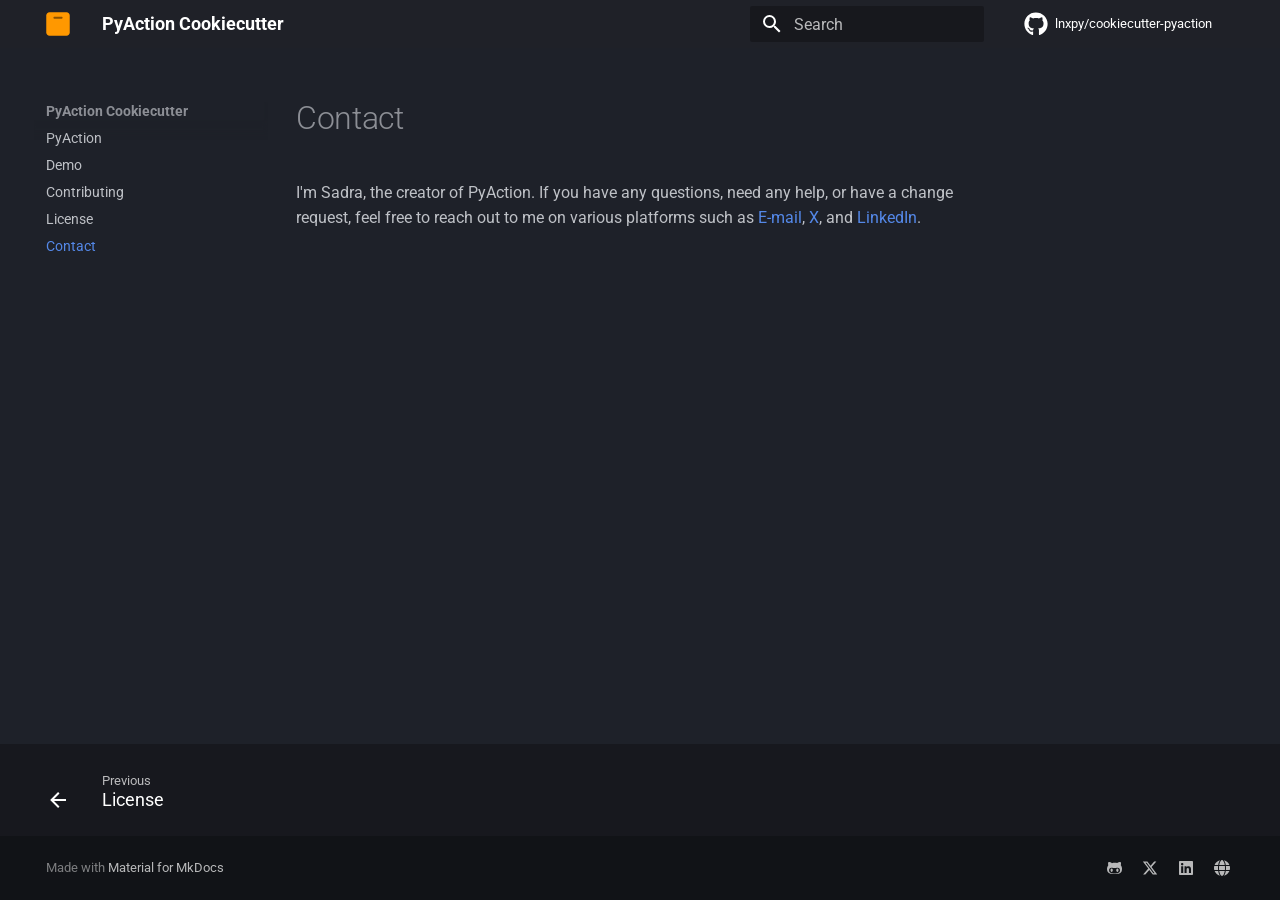
<file: contact/index.html>
<!doctype html>
<html lang="en" class="no-js">
  <head>
    
      <meta charset="utf-8">
      <meta name="viewport" content="width=device-width,initial-scale=1">
      
        <meta name="description" content="Feel free to reach out to me if you need any help or support">
      
      
      
        <link rel="canonical" href="https://pyaction.imsadra.me/contact/">
      
      
        <link rel="prev" href="../license/">
      
      
      
      <link rel="icon" href="../img/logo.svg">
      <meta name="generator" content="mkdocs-1.5.3, mkdocs-material-9.4.11">
    
    
      
        <title>Contact - PyAction Cookiecutter</title>
      
    
    
      <link rel="stylesheet" href="../assets/stylesheets/main.fad675c6.min.css">
      
        
        <link rel="stylesheet" href="../assets/stylesheets/palette.356b1318.min.css">
      
      


    
    
      
    
    
      
        
        
        <link rel="preconnect" href="https://fonts.gstatic.com" crossorigin>
        <link rel="stylesheet" href="https://fonts.googleapis.com/css?family=Roboto:300,300i,400,400i,700,700i%7CRoboto+Mono:400,400i,700,700i&display=fallback">
        <style>:root{--md-text-font:"Roboto";--md-code-font:"Roboto Mono"}</style>
      
    
    
      <link rel="stylesheet" href="../css/navbar.css">
    
    <script>__md_scope=new URL("..",location),__md_hash=e=>[...e].reduce((e,_)=>(e<<5)-e+_.charCodeAt(0),0),__md_get=(e,_=localStorage,t=__md_scope)=>JSON.parse(_.getItem(t.pathname+"."+e)),__md_set=(e,_,t=localStorage,a=__md_scope)=>{try{t.setItem(a.pathname+"."+e,JSON.stringify(_))}catch(e){}}</script>
    
      

    
    
      
        <meta  property="og:type"  content="website" >
      
        <meta  property="og:title"  content="Contact - PyAction Cookiecutter" >
      
        <meta  property="og:description"  content="Feel free to reach out to me if you need any help or support" >
      
        <meta  property="og:image"  content="https://pyaction.imsadra.me/assets/images/social/contact.png" >
      
        <meta  property="og:image:type"  content="image/png" >
      
        <meta  property="og:image:width"  content="1200" >
      
        <meta  property="og:image:height"  content="630" >
      
        <meta  property="og:url"  content="https://pyaction.imsadra.me/contact/" >
      
        <meta  name="twitter:card"  content="summary_large_image" >
      
        <meta  name="twitter:title"  content="Contact - PyAction Cookiecutter" >
      
        <meta  name="twitter:description"  content="Feel free to reach out to me if you need any help or support" >
      
        <meta  name="twitter:image"  content="https://pyaction.imsadra.me/assets/images/social/contact.png" >
      
    
    
  </head>
  
  
    
    
    
    
    
    <body dir="ltr" data-md-color-scheme="slate" data-md-color-primary="indigo" data-md-color-accent="amber">
  
    
    
    <input class="md-toggle" data-md-toggle="drawer" type="checkbox" id="__drawer" autocomplete="off">
    <input class="md-toggle" data-md-toggle="search" type="checkbox" id="__search" autocomplete="off">
    <label class="md-overlay" for="__drawer"></label>
    <div data-md-component="skip">
      
    </div>
    <div data-md-component="announce">
      
    </div>
    
    
      

  

<header class="md-header md-header--shadow" data-md-component="header">
  <nav class="md-header__inner md-grid" aria-label="Header">
    <a href=".." title="PyAction Cookiecutter" class="md-header__button md-logo" aria-label="PyAction Cookiecutter" data-md-component="logo">
      
  <img src="../img/logo.svg" alt="logo">

    </a>
    <label class="md-header__button md-icon" for="__drawer">
      
      <svg xmlns="http://www.w3.org/2000/svg" viewBox="0 0 24 24"><path d="M3 6h18v2H3V6m0 5h18v2H3v-2m0 5h18v2H3v-2Z"/></svg>
    </label>
    <div class="md-header__title" data-md-component="header-title">
      <div class="md-header__ellipsis">
        <div class="md-header__topic">
          <span class="md-ellipsis">
            PyAction Cookiecutter
          </span>
        </div>
        <div class="md-header__topic" data-md-component="header-topic">
          <span class="md-ellipsis">
            
              Contact
            
          </span>
        </div>
      </div>
    </div>
    
      
    
    
    
      <label class="md-header__button md-icon" for="__search">
        
        <svg xmlns="http://www.w3.org/2000/svg" viewBox="0 0 24 24"><path d="M9.5 3A6.5 6.5 0 0 1 16 9.5c0 1.61-.59 3.09-1.56 4.23l.27.27h.79l5 5-1.5 1.5-5-5v-.79l-.27-.27A6.516 6.516 0 0 1 9.5 16 6.5 6.5 0 0 1 3 9.5 6.5 6.5 0 0 1 9.5 3m0 2C7 5 5 7 5 9.5S7 14 9.5 14 14 12 14 9.5 12 5 9.5 5Z"/></svg>
      </label>
      <div class="md-search" data-md-component="search" role="dialog">
  <label class="md-search__overlay" for="__search"></label>
  <div class="md-search__inner" role="search">
    <form class="md-search__form" name="search">
      <input type="text" class="md-search__input" name="query" aria-label="Search" placeholder="Search" autocapitalize="off" autocorrect="off" autocomplete="off" spellcheck="false" data-md-component="search-query" required>
      <label class="md-search__icon md-icon" for="__search">
        
        <svg xmlns="http://www.w3.org/2000/svg" viewBox="0 0 24 24"><path d="M9.5 3A6.5 6.5 0 0 1 16 9.5c0 1.61-.59 3.09-1.56 4.23l.27.27h.79l5 5-1.5 1.5-5-5v-.79l-.27-.27A6.516 6.516 0 0 1 9.5 16 6.5 6.5 0 0 1 3 9.5 6.5 6.5 0 0 1 9.5 3m0 2C7 5 5 7 5 9.5S7 14 9.5 14 14 12 14 9.5 12 5 9.5 5Z"/></svg>
        
        <svg xmlns="http://www.w3.org/2000/svg" viewBox="0 0 24 24"><path d="M20 11v2H8l5.5 5.5-1.42 1.42L4.16 12l7.92-7.92L13.5 5.5 8 11h12Z"/></svg>
      </label>
      <nav class="md-search__options" aria-label="Search">
        
        <button type="reset" class="md-search__icon md-icon" title="Clear" aria-label="Clear" tabindex="-1">
          
          <svg xmlns="http://www.w3.org/2000/svg" viewBox="0 0 24 24"><path d="M19 6.41 17.59 5 12 10.59 6.41 5 5 6.41 10.59 12 5 17.59 6.41 19 12 13.41 17.59 19 19 17.59 13.41 12 19 6.41Z"/></svg>
        </button>
      </nav>
      
    </form>
    <div class="md-search__output">
      <div class="md-search__scrollwrap" data-md-scrollfix>
        <div class="md-search-result" data-md-component="search-result">
          <div class="md-search-result__meta">
            Initializing search
          </div>
          <ol class="md-search-result__list" role="presentation"></ol>
        </div>
      </div>
    </div>
  </div>
</div>
    
    
      <div class="md-header__source">
        <a href="https://github.com/lnxpy/cookiecutter-pyaction" title="Go to repository" class="md-source" data-md-component="source">
  <div class="md-source__icon md-icon">
    
    <svg xmlns="http://www.w3.org/2000/svg" viewBox="0 0 496 512"><!--! Font Awesome Free 6.4.2 by @fontawesome - https://fontawesome.com License - https://fontawesome.com/license/free (Icons: CC BY 4.0, Fonts: SIL OFL 1.1, Code: MIT License) Copyright 2023 Fonticons, Inc.--><path d="M165.9 397.4c0 2-2.3 3.6-5.2 3.6-3.3.3-5.6-1.3-5.6-3.6 0-2 2.3-3.6 5.2-3.6 3-.3 5.6 1.3 5.6 3.6zm-31.1-4.5c-.7 2 1.3 4.3 4.3 4.9 2.6 1 5.6 0 6.2-2s-1.3-4.3-4.3-5.2c-2.6-.7-5.5.3-6.2 2.3zm44.2-1.7c-2.9.7-4.9 2.6-4.6 4.9.3 2 2.9 3.3 5.9 2.6 2.9-.7 4.9-2.6 4.6-4.6-.3-1.9-3-3.2-5.9-2.9zM244.8 8C106.1 8 0 113.3 0 252c0 110.9 69.8 205.8 169.5 239.2 12.8 2.3 17.3-5.6 17.3-12.1 0-6.2-.3-40.4-.3-61.4 0 0-70 15-84.7-29.8 0 0-11.4-29.1-27.8-36.6 0 0-22.9-15.7 1.6-15.4 0 0 24.9 2 38.6 25.8 21.9 38.6 58.6 27.5 72.9 20.9 2.3-16 8.8-27.1 16-33.7-55.9-6.2-112.3-14.3-112.3-110.5 0-27.5 7.6-41.3 23.6-58.9-2.6-6.5-11.1-33.3 2.6-67.9 20.9-6.5 69 27 69 27 20-5.6 41.5-8.5 62.8-8.5s42.8 2.9 62.8 8.5c0 0 48.1-33.6 69-27 13.7 34.7 5.2 61.4 2.6 67.9 16 17.7 25.8 31.5 25.8 58.9 0 96.5-58.9 104.2-114.8 110.5 9.2 7.9 17 22.9 17 46.4 0 33.7-.3 75.4-.3 83.6 0 6.5 4.6 14.4 17.3 12.1C428.2 457.8 496 362.9 496 252 496 113.3 383.5 8 244.8 8zM97.2 352.9c-1.3 1-1 3.3.7 5.2 1.6 1.6 3.9 2.3 5.2 1 1.3-1 1-3.3-.7-5.2-1.6-1.6-3.9-2.3-5.2-1zm-10.8-8.1c-.7 1.3.3 2.9 2.3 3.9 1.6 1 3.6.7 4.3-.7.7-1.3-.3-2.9-2.3-3.9-2-.6-3.6-.3-4.3.7zm32.4 35.6c-1.6 1.3-1 4.3 1.3 6.2 2.3 2.3 5.2 2.6 6.5 1 1.3-1.3.7-4.3-1.3-6.2-2.2-2.3-5.2-2.6-6.5-1zm-11.4-14.7c-1.6 1-1.6 3.6 0 5.9 1.6 2.3 4.3 3.3 5.6 2.3 1.6-1.3 1.6-3.9 0-6.2-1.4-2.3-4-3.3-5.6-2z"/></svg>
  </div>
  <div class="md-source__repository">
    lnxpy/cookiecutter-pyaction
  </div>
</a>
      </div>
    
  </nav>
  
</header>
    
    <div class="md-container" data-md-component="container">
      
      
        
          
        
      
      <main class="md-main" data-md-component="main">
        <div class="md-main__inner md-grid">
          
            
              
              <div class="md-sidebar md-sidebar--primary" data-md-component="sidebar" data-md-type="navigation" >
                <div class="md-sidebar__scrollwrap">
                  <div class="md-sidebar__inner">
                    



<nav class="md-nav md-nav--primary" aria-label="Navigation" data-md-level="0">
  <label class="md-nav__title" for="__drawer">
    <a href=".." title="PyAction Cookiecutter" class="md-nav__button md-logo" aria-label="PyAction Cookiecutter" data-md-component="logo">
      
  <img src="../img/logo.svg" alt="logo">

    </a>
    PyAction Cookiecutter
  </label>
  
    <div class="md-nav__source">
      <a href="https://github.com/lnxpy/cookiecutter-pyaction" title="Go to repository" class="md-source" data-md-component="source">
  <div class="md-source__icon md-icon">
    
    <svg xmlns="http://www.w3.org/2000/svg" viewBox="0 0 496 512"><!--! Font Awesome Free 6.4.2 by @fontawesome - https://fontawesome.com License - https://fontawesome.com/license/free (Icons: CC BY 4.0, Fonts: SIL OFL 1.1, Code: MIT License) Copyright 2023 Fonticons, Inc.--><path d="M165.9 397.4c0 2-2.3 3.6-5.2 3.6-3.3.3-5.6-1.3-5.6-3.6 0-2 2.3-3.6 5.2-3.6 3-.3 5.6 1.3 5.6 3.6zm-31.1-4.5c-.7 2 1.3 4.3 4.3 4.9 2.6 1 5.6 0 6.2-2s-1.3-4.3-4.3-5.2c-2.6-.7-5.5.3-6.2 2.3zm44.2-1.7c-2.9.7-4.9 2.6-4.6 4.9.3 2 2.9 3.3 5.9 2.6 2.9-.7 4.9-2.6 4.6-4.6-.3-1.9-3-3.2-5.9-2.9zM244.8 8C106.1 8 0 113.3 0 252c0 110.9 69.8 205.8 169.5 239.2 12.8 2.3 17.3-5.6 17.3-12.1 0-6.2-.3-40.4-.3-61.4 0 0-70 15-84.7-29.8 0 0-11.4-29.1-27.8-36.6 0 0-22.9-15.7 1.6-15.4 0 0 24.9 2 38.6 25.8 21.9 38.6 58.6 27.5 72.9 20.9 2.3-16 8.8-27.1 16-33.7-55.9-6.2-112.3-14.3-112.3-110.5 0-27.5 7.6-41.3 23.6-58.9-2.6-6.5-11.1-33.3 2.6-67.9 20.9-6.5 69 27 69 27 20-5.6 41.5-8.5 62.8-8.5s42.8 2.9 62.8 8.5c0 0 48.1-33.6 69-27 13.7 34.7 5.2 61.4 2.6 67.9 16 17.7 25.8 31.5 25.8 58.9 0 96.5-58.9 104.2-114.8 110.5 9.2 7.9 17 22.9 17 46.4 0 33.7-.3 75.4-.3 83.6 0 6.5 4.6 14.4 17.3 12.1C428.2 457.8 496 362.9 496 252 496 113.3 383.5 8 244.8 8zM97.2 352.9c-1.3 1-1 3.3.7 5.2 1.6 1.6 3.9 2.3 5.2 1 1.3-1 1-3.3-.7-5.2-1.6-1.6-3.9-2.3-5.2-1zm-10.8-8.1c-.7 1.3.3 2.9 2.3 3.9 1.6 1 3.6.7 4.3-.7.7-1.3-.3-2.9-2.3-3.9-2-.6-3.6-.3-4.3.7zm32.4 35.6c-1.6 1.3-1 4.3 1.3 6.2 2.3 2.3 5.2 2.6 6.5 1 1.3-1.3.7-4.3-1.3-6.2-2.2-2.3-5.2-2.6-6.5-1zm-11.4-14.7c-1.6 1-1.6 3.6 0 5.9 1.6 2.3 4.3 3.3 5.6 2.3 1.6-1.3 1.6-3.9 0-6.2-1.4-2.3-4-3.3-5.6-2z"/></svg>
  </div>
  <div class="md-source__repository">
    lnxpy/cookiecutter-pyaction
  </div>
</a>
    </div>
  
  <ul class="md-nav__list" data-md-scrollfix>
    
      
      
  
  
  
    <li class="md-nav__item">
      <a href=".." class="md-nav__link">
        
  
  <span class="md-ellipsis">
    PyAction
  </span>
  

      </a>
    </li>
  

    
      
      
  
  
  
    <li class="md-nav__item">
      <a href="../demo/" class="md-nav__link">
        
  
  <span class="md-ellipsis">
    Demo
  </span>
  

      </a>
    </li>
  

    
      
      
  
  
  
    <li class="md-nav__item">
      <a href="../contributing/" class="md-nav__link">
        
  
  <span class="md-ellipsis">
    Contributing
  </span>
  

      </a>
    </li>
  

    
      
      
  
  
  
    <li class="md-nav__item">
      <a href="../license/" class="md-nav__link">
        
  
  <span class="md-ellipsis">
    License
  </span>
  

      </a>
    </li>
  

    
      
      
  
  
    
  
  
    <li class="md-nav__item md-nav__item--active">
      
      <input class="md-nav__toggle md-toggle" type="checkbox" id="__toc">
      
      
      
      <a href="./" class="md-nav__link md-nav__link--active">
        
  
  <span class="md-ellipsis">
    Contact
  </span>
  

      </a>
      
    </li>
  

    
  </ul>
</nav>
                  </div>
                </div>
              </div>
            
            
              
              <div class="md-sidebar md-sidebar--secondary" data-md-component="sidebar" data-md-type="toc" >
                <div class="md-sidebar__scrollwrap">
                  <div class="md-sidebar__inner">
                    

<nav class="md-nav md-nav--secondary" aria-label="Table of contents">
  
  
  
  
</nav>
                  </div>
                </div>
              </div>
            
          
          
            <div class="md-content" data-md-component="content">
              <article class="md-content__inner md-typeset">
                
                  

  
  


  <h1>Contact</h1>

<p>I'm Sadra, the creator of PyAction. If you have any questions, need any help, or have a change request, feel free to reach out to me on various platforms such as <a href="mailto:lnxpylnxpy@gmail.com">E-mail</a>, <a href="https://x.com/lnxpylnxpy">X</a>, and <a href="https://linkedin.com/in/sadra-yahyapour">LinkedIn</a>.</p>





                
              </article>
            </div>
          
          
        </div>
        
      </main>
      
        <footer class="md-footer">
  
    
      
      <nav class="md-footer__inner md-grid" aria-label="Footer" >
        
          
          <a href="../license/" class="md-footer__link md-footer__link--prev" aria-label="Previous: License">
            <div class="md-footer__button md-icon">
              
              <svg xmlns="http://www.w3.org/2000/svg" viewBox="0 0 24 24"><path d="M20 11v2H8l5.5 5.5-1.42 1.42L4.16 12l7.92-7.92L13.5 5.5 8 11h12Z"/></svg>
            </div>
            <div class="md-footer__title">
              <span class="md-footer__direction">
                Previous
              </span>
              <div class="md-ellipsis">
                License
              </div>
            </div>
          </a>
        
        
      </nav>
    
  
  <div class="md-footer-meta md-typeset">
    <div class="md-footer-meta__inner md-grid">
      <div class="md-copyright">
  
  
    Made with
    <a href="https://squidfunk.github.io/mkdocs-material/" target="_blank" rel="noopener">
      Material for MkDocs
    </a>
  
</div>
      
        <div class="md-social">
  
    
    
    
    
      
      
    
    <a href="https://github.com/lnxpy/cookiecutter-pyaction" target="_blank" rel="noopener" title="github.com" class="md-social__link">
      <svg xmlns="http://www.w3.org/2000/svg" viewBox="0 0 480 512"><!--! Font Awesome Free 6.4.2 by @fontawesome - https://fontawesome.com License - https://fontawesome.com/license/free (Icons: CC BY 4.0, Fonts: SIL OFL 1.1, Code: MIT License) Copyright 2023 Fonticons, Inc.--><path d="M186.1 328.7c0 20.9-10.9 55.1-36.7 55.1s-36.7-34.2-36.7-55.1 10.9-55.1 36.7-55.1 36.7 34.2 36.7 55.1zM480 278.2c0 31.9-3.2 65.7-17.5 95-37.9 76.6-142.1 74.8-216.7 74.8-75.8 0-186.2 2.7-225.6-74.8-14.6-29-20.2-63.1-20.2-95 0-41.9 13.9-81.5 41.5-113.6-5.2-15.8-7.7-32.4-7.7-48.8 0-21.5 4.9-32.3 14.6-51.8 45.3 0 74.3 9 108.8 36 29-6.9 58.8-10 88.7-10 27 0 54.2 2.9 80.4 9.2 34-26.7 63-35.2 107.8-35.2 9.8 19.5 14.6 30.3 14.6 51.8 0 16.4-2.6 32.7-7.7 48.2 27.5 32.4 39 72.3 39 114.2zm-64.3 50.5c0-43.9-26.7-82.6-73.5-82.6-18.9 0-37 3.4-56 6-14.9 2.3-29.8 3.2-45.1 3.2-15.2 0-30.1-.9-45.1-3.2-18.7-2.6-37-6-56-6-46.8 0-73.5 38.7-73.5 82.6 0 87.8 80.4 101.3 150.4 101.3h48.2c70.3 0 150.6-13.4 150.6-101.3zm-82.6-55.1c-25.8 0-36.7 34.2-36.7 55.1s10.9 55.1 36.7 55.1 36.7-34.2 36.7-55.1-10.9-55.1-36.7-55.1z"/></svg>
    </a>
  
    
    
    
    
      
      
    
    <a href="https://twitter.com/lnxpylnxpy" target="_blank" rel="noopener" title="twitter.com" class="md-social__link">
      <svg xmlns="http://www.w3.org/2000/svg" viewBox="0 0 512 512"><!--! Font Awesome Free 6.4.2 by @fontawesome - https://fontawesome.com License - https://fontawesome.com/license/free (Icons: CC BY 4.0, Fonts: SIL OFL 1.1, Code: MIT License) Copyright 2023 Fonticons, Inc.--><path d="M389.2 48h70.6L305.6 224.2 487 464H345L233.7 318.6 106.5 464H35.8l164.9-188.5L26.8 48h145.6l100.5 132.9L389.2 48zm-24.8 373.8h39.1L151.1 88h-42l255.3 333.8z"/></svg>
    </a>
  
    
    
    
    
      
      
    
    <a href="https://linkedin.com/in/sadra-yahyapour" target="_blank" rel="noopener" title="linkedin.com" class="md-social__link">
      <svg xmlns="http://www.w3.org/2000/svg" viewBox="0 0 448 512"><!--! Font Awesome Free 6.4.2 by @fontawesome - https://fontawesome.com License - https://fontawesome.com/license/free (Icons: CC BY 4.0, Fonts: SIL OFL 1.1, Code: MIT License) Copyright 2023 Fonticons, Inc.--><path d="M416 32H31.9C14.3 32 0 46.5 0 64.3v383.4C0 465.5 14.3 480 31.9 480H416c17.6 0 32-14.5 32-32.3V64.3c0-17.8-14.4-32.3-32-32.3zM135.4 416H69V202.2h66.5V416zm-33.2-243c-21.3 0-38.5-17.3-38.5-38.5S80.9 96 102.2 96c21.2 0 38.5 17.3 38.5 38.5 0 21.3-17.2 38.5-38.5 38.5zm282.1 243h-66.4V312c0-24.8-.5-56.7-34.5-56.7-34.6 0-39.9 27-39.9 54.9V416h-66.4V202.2h63.7v29.2h.9c8.9-16.8 30.6-34.5 62.9-34.5 67.2 0 79.7 44.3 79.7 101.9V416z"/></svg>
    </a>
  
    
    
    
    
      
      
    
    <a href="https://imsadra.me" target="_blank" rel="noopener" title="imsadra.me" class="md-social__link">
      <svg xmlns="http://www.w3.org/2000/svg" viewBox="0 0 512 512"><!--! Font Awesome Free 6.4.2 by @fontawesome - https://fontawesome.com License - https://fontawesome.com/license/free (Icons: CC BY 4.0, Fonts: SIL OFL 1.1, Code: MIT License) Copyright 2023 Fonticons, Inc.--><path d="M352 256c0 22.2-1.2 43.6-3.3 64H163.3c-2.2-20.4-3.3-41.8-3.3-64s1.2-43.6 3.3-64h185.4c2.2 20.4 3.3 41.8 3.3 64zm28.8-64h123.1c5.3 20.5 8.1 41.9 8.1 64s-2.8 43.5-8.1 64H380.8c2.1-20.6 3.2-42 3.2-64s-1.1-43.4-3.2-64zm112.6-32H376.7c-10-63.9-29.8-117.4-55.3-151.6 78.3 20.7 142 77.5 171.9 151.6zm-149.1 0H167.7c6.1-36.4 15.5-68.6 27-94.7 10.5-23.6 22.2-40.7 33.5-51.5C239.4 3.2 248.7 0 256 0s16.6 3.2 27.8 13.8c11.3 10.8 23 27.9 33.5 51.5 11.6 26 20.9 58.2 27 94.7zm-209 0H18.6c30-74.1 93.6-130.9 172-151.6-25.5 34.2-45.3 87.7-55.3 151.6zM8.1 192h123.1c-2.1 20.6-3.2 42-3.2 64s1.1 43.4 3.2 64H8.1C2.8 299.5 0 278.1 0 256s2.8-43.5 8.1-64zm186.6 254.6c-11.6-26-20.9-58.2-27-94.6h176.6c-6.1 36.4-15.5 68.6-27 94.6-10.5 23.6-22.2 40.7-33.5 51.5-11.2 10.7-20.5 13.9-27.8 13.9s-16.6-3.2-27.8-13.8c-11.3-10.8-23-27.9-33.5-51.5zM135.3 352c10 63.9 29.8 117.4 55.3 151.6-78.4-20.7-142-77.5-172-151.6h116.7zm358.1 0c-30 74.1-93.6 130.9-171.9 151.6 25.5-34.2 45.2-87.7 55.3-151.6h116.6z"/></svg>
    </a>
  
</div>
      
    </div>
  </div>
</footer>
      
    </div>
    <div class="md-dialog" data-md-component="dialog">
      <div class="md-dialog__inner md-typeset"></div>
    </div>
    
    
    <script id="__config" type="application/json">{"base": "..", "features": ["navigation.instant", "content.code.copy", "navigation.footer", "search.highlight", "content.code.annotate"], "search": "../assets/javascripts/workers/search.f886a092.min.js", "translations": {"clipboard.copied": "Copied to clipboard", "clipboard.copy": "Copy to clipboard", "search.result.more.one": "1 more on this page", "search.result.more.other": "# more on this page", "search.result.none": "No matching documents", "search.result.one": "1 matching document", "search.result.other": "# matching documents", "search.result.placeholder": "Type to start searching", "search.result.term.missing": "Missing", "select.version": "Select version"}}</script>
    
    
      <script src="../assets/javascripts/bundle.6c14ae12.min.js"></script>
      
    
  </body>
</html>
</file>
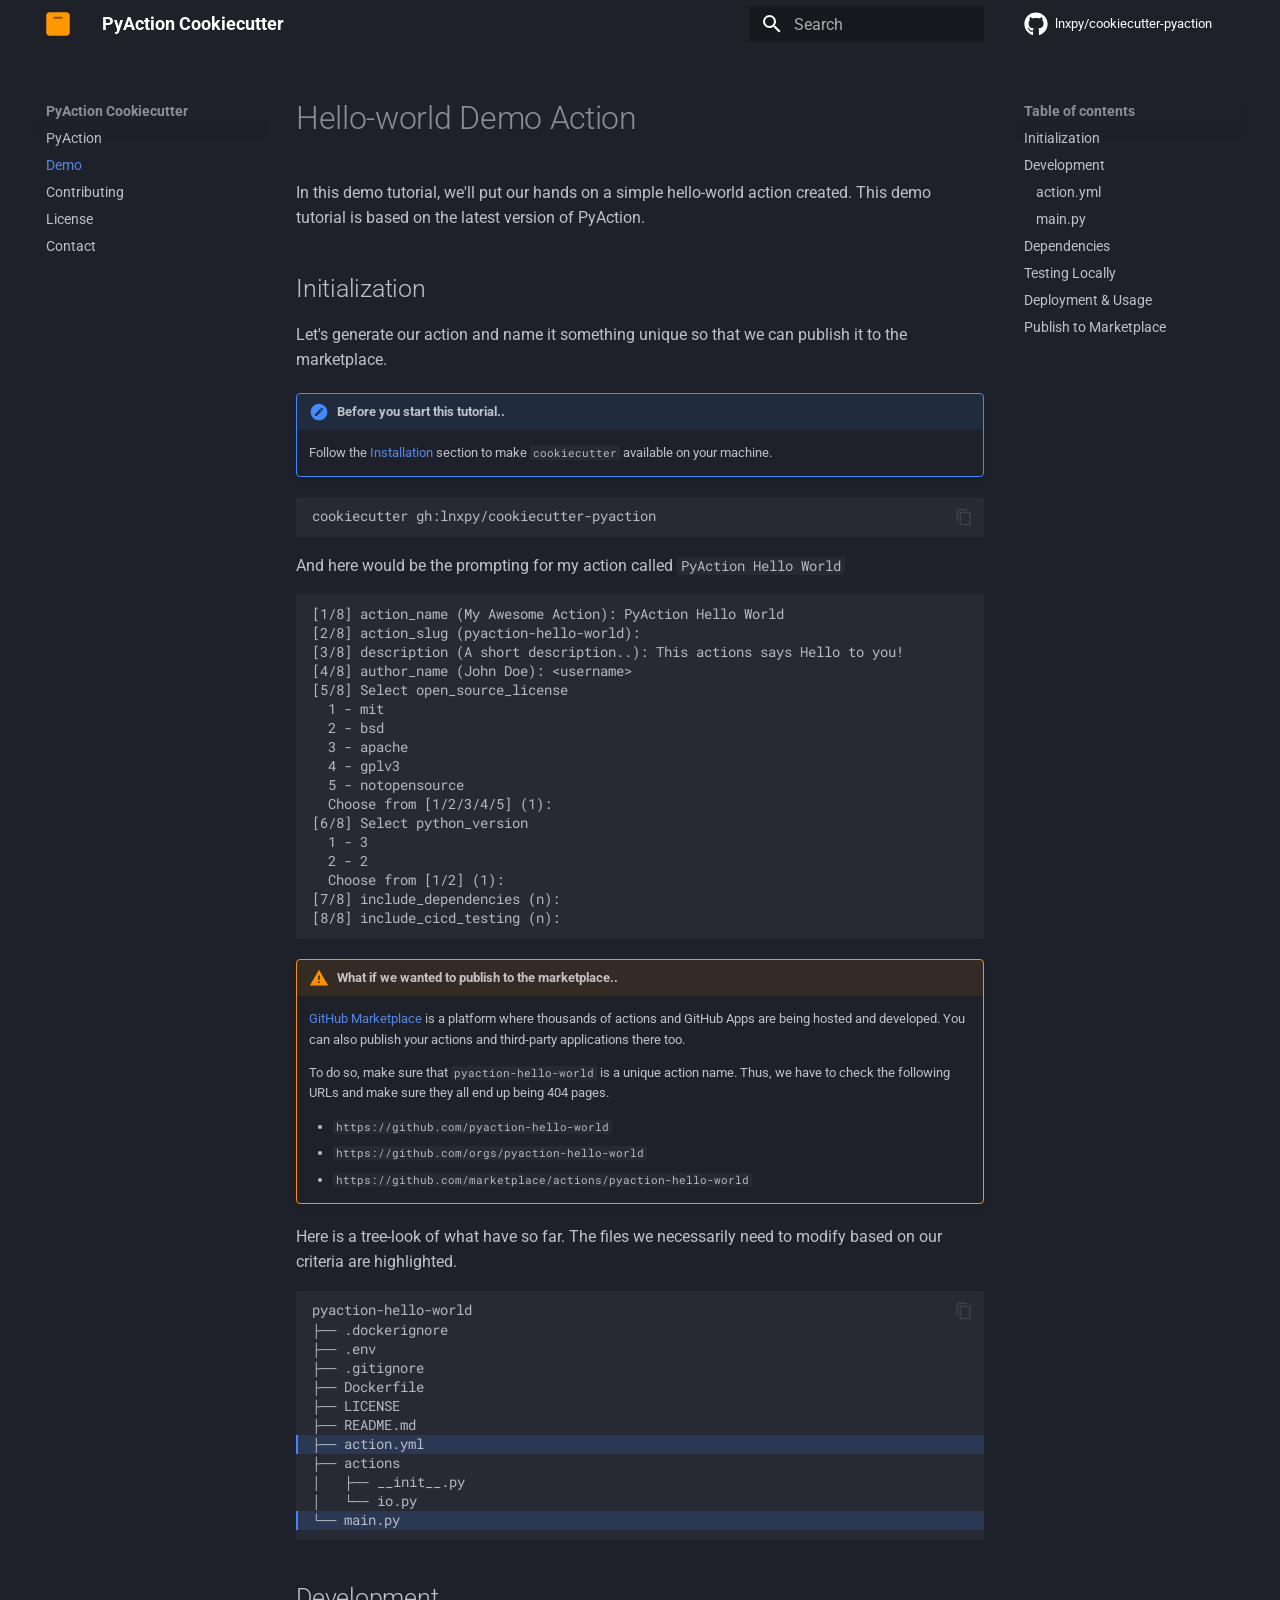
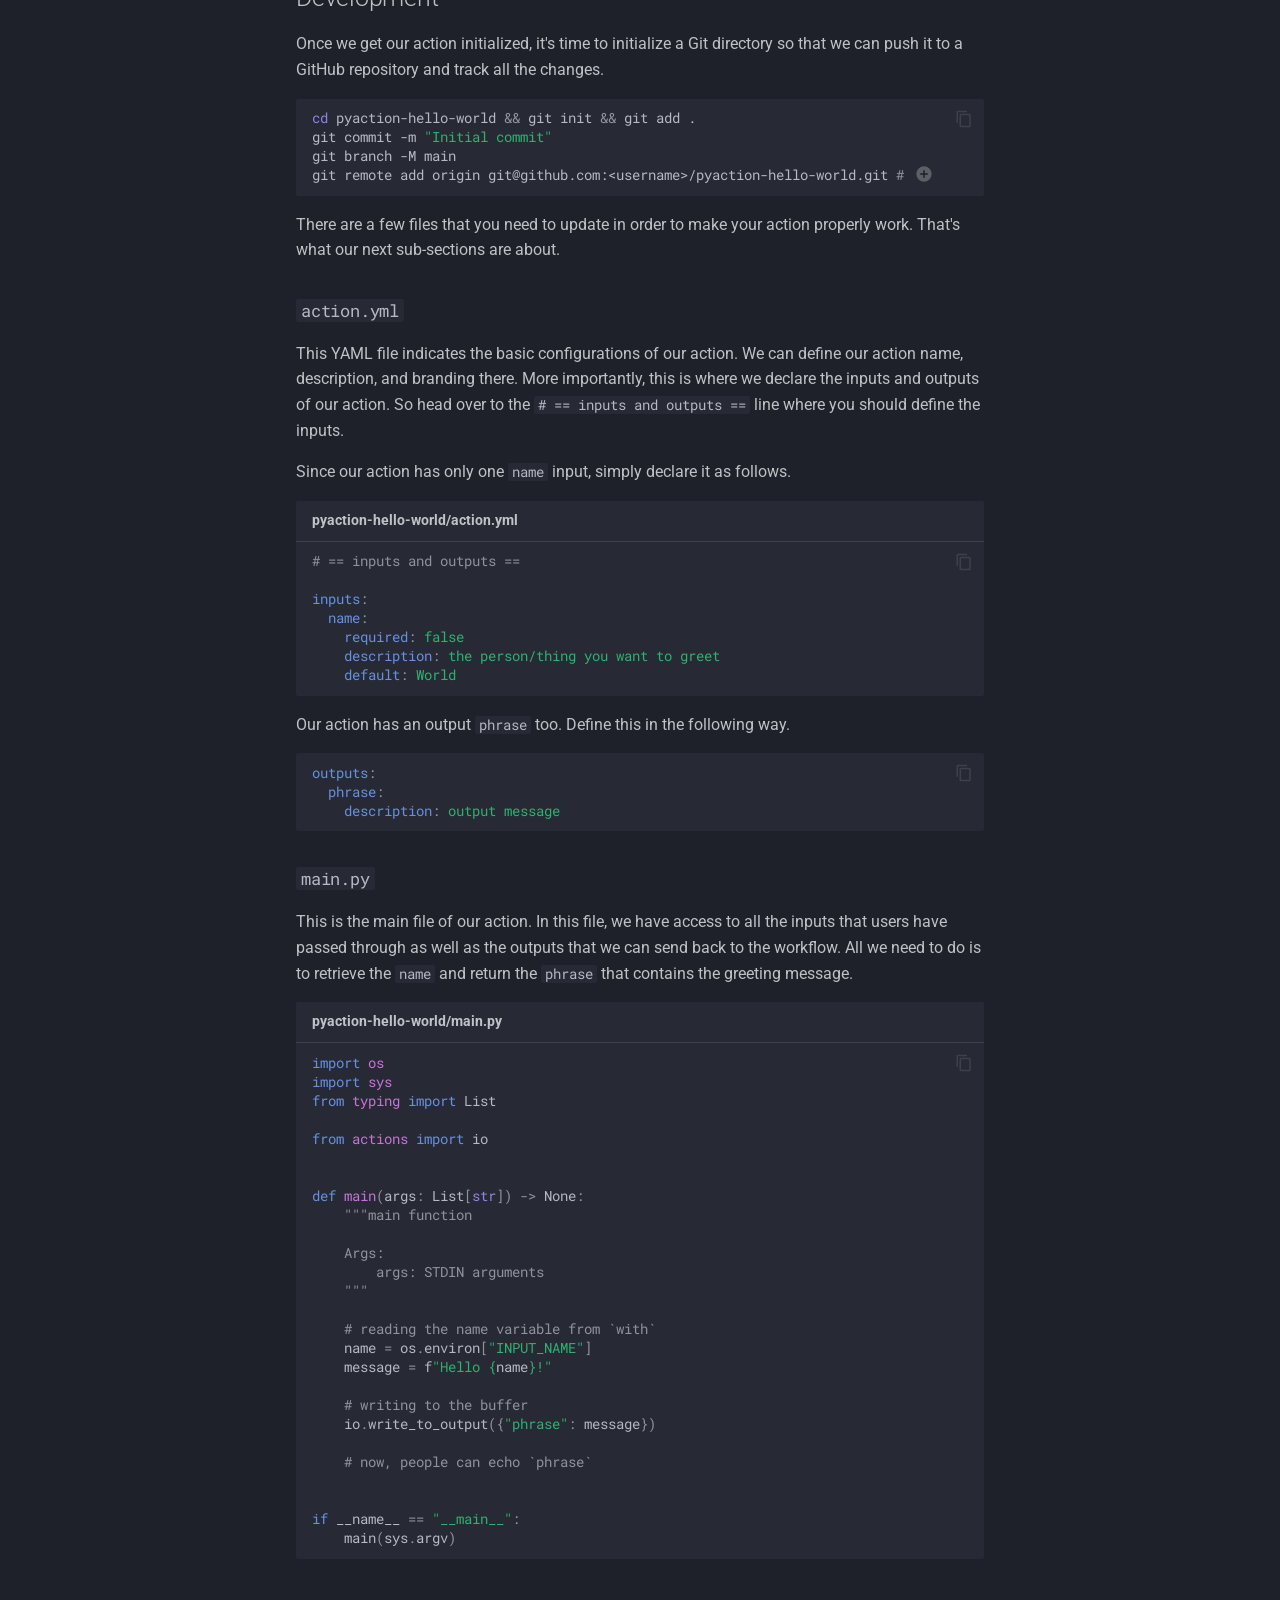
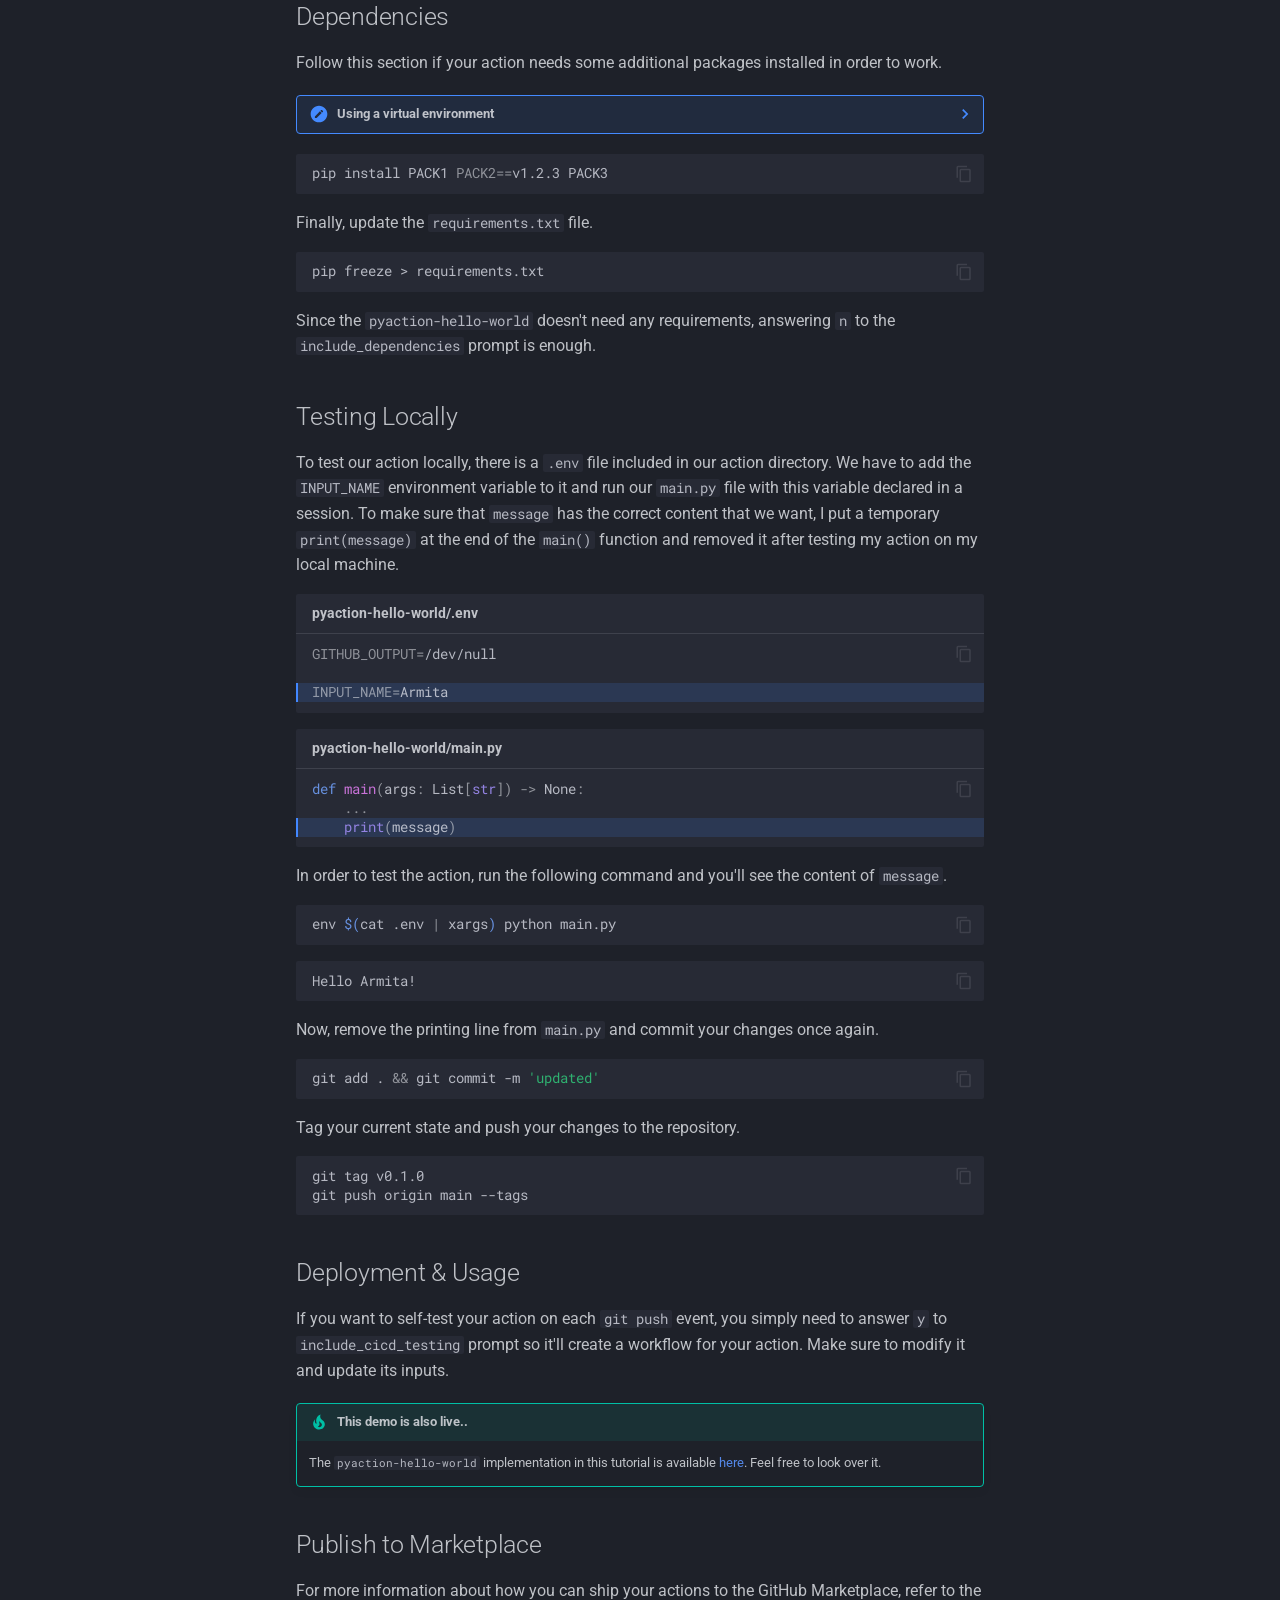
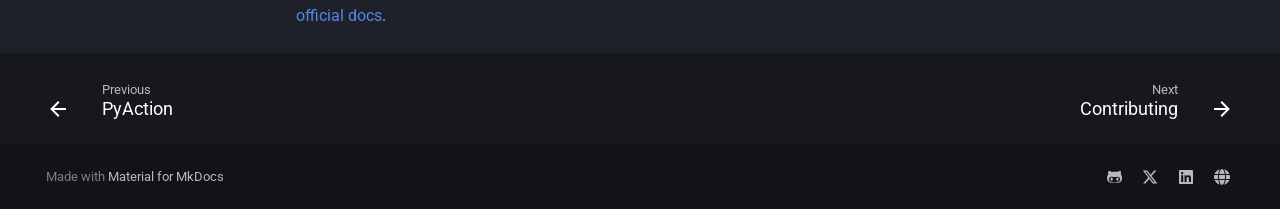
<file: demo/index.html>
<!doctype html>
<html lang="en" class="no-js">
  <head>
    
      <meta charset="utf-8">
      <meta name="viewport" content="width=device-width,initial-scale=1">
      
        <meta name="description" content="A demo Hello-world action tutorial">
      
      
      
        <link rel="canonical" href="https://pyaction.imsadra.me/demo/">
      
      
        <link rel="prev" href="..">
      
      
        <link rel="next" href="../contributing/">
      
      
      <link rel="icon" href="../img/logo.svg">
      <meta name="generator" content="mkdocs-1.5.3, mkdocs-material-9.4.11">
    
    
      
        <title>Demo - PyAction Cookiecutter</title>
      
    
    
      <link rel="stylesheet" href="../assets/stylesheets/main.fad675c6.min.css">
      
        
        <link rel="stylesheet" href="../assets/stylesheets/palette.356b1318.min.css">
      
      


    
    
      
    
    
      
        
        
        <link rel="preconnect" href="https://fonts.gstatic.com" crossorigin>
        <link rel="stylesheet" href="https://fonts.googleapis.com/css?family=Roboto:300,300i,400,400i,700,700i%7CRoboto+Mono:400,400i,700,700i&display=fallback">
        <style>:root{--md-text-font:"Roboto";--md-code-font:"Roboto Mono"}</style>
      
    
    
      <link rel="stylesheet" href="../css/navbar.css">
    
    <script>__md_scope=new URL("..",location),__md_hash=e=>[...e].reduce((e,_)=>(e<<5)-e+_.charCodeAt(0),0),__md_get=(e,_=localStorage,t=__md_scope)=>JSON.parse(_.getItem(t.pathname+"."+e)),__md_set=(e,_,t=localStorage,a=__md_scope)=>{try{t.setItem(a.pathname+"."+e,JSON.stringify(_))}catch(e){}}</script>
    
      

    
    
      
        <meta  property="og:type"  content="website" >
      
        <meta  property="og:title"  content="Demo - PyAction Cookiecutter" >
      
        <meta  property="og:description"  content="A demo Hello-world action tutorial" >
      
        <meta  property="og:image"  content="https://pyaction.imsadra.me/assets/images/social/demo.png" >
      
        <meta  property="og:image:type"  content="image/png" >
      
        <meta  property="og:image:width"  content="1200" >
      
        <meta  property="og:image:height"  content="630" >
      
        <meta  property="og:url"  content="https://pyaction.imsadra.me/demo/" >
      
        <meta  name="twitter:card"  content="summary_large_image" >
      
        <meta  name="twitter:title"  content="Demo - PyAction Cookiecutter" >
      
        <meta  name="twitter:description"  content="A demo Hello-world action tutorial" >
      
        <meta  name="twitter:image"  content="https://pyaction.imsadra.me/assets/images/social/demo.png" >
      
    
    
  </head>
  
  
    
    
    
    
    
    <body dir="ltr" data-md-color-scheme="slate" data-md-color-primary="indigo" data-md-color-accent="amber">
  
    
    
    <input class="md-toggle" data-md-toggle="drawer" type="checkbox" id="__drawer" autocomplete="off">
    <input class="md-toggle" data-md-toggle="search" type="checkbox" id="__search" autocomplete="off">
    <label class="md-overlay" for="__drawer"></label>
    <div data-md-component="skip">
      
        
        <a href="#hello-world-demo-action" class="md-skip">
          Skip to content
        </a>
      
    </div>
    <div data-md-component="announce">
      
    </div>
    
    
      

  

<header class="md-header md-header--shadow" data-md-component="header">
  <nav class="md-header__inner md-grid" aria-label="Header">
    <a href=".." title="PyAction Cookiecutter" class="md-header__button md-logo" aria-label="PyAction Cookiecutter" data-md-component="logo">
      
  <img src="../img/logo.svg" alt="logo">

    </a>
    <label class="md-header__button md-icon" for="__drawer">
      
      <svg xmlns="http://www.w3.org/2000/svg" viewBox="0 0 24 24"><path d="M3 6h18v2H3V6m0 5h18v2H3v-2m0 5h18v2H3v-2Z"/></svg>
    </label>
    <div class="md-header__title" data-md-component="header-title">
      <div class="md-header__ellipsis">
        <div class="md-header__topic">
          <span class="md-ellipsis">
            PyAction Cookiecutter
          </span>
        </div>
        <div class="md-header__topic" data-md-component="header-topic">
          <span class="md-ellipsis">
            
              Demo
            
          </span>
        </div>
      </div>
    </div>
    
      
    
    
    
      <label class="md-header__button md-icon" for="__search">
        
        <svg xmlns="http://www.w3.org/2000/svg" viewBox="0 0 24 24"><path d="M9.5 3A6.5 6.5 0 0 1 16 9.5c0 1.61-.59 3.09-1.56 4.23l.27.27h.79l5 5-1.5 1.5-5-5v-.79l-.27-.27A6.516 6.516 0 0 1 9.5 16 6.5 6.5 0 0 1 3 9.5 6.5 6.5 0 0 1 9.5 3m0 2C7 5 5 7 5 9.5S7 14 9.5 14 14 12 14 9.5 12 5 9.5 5Z"/></svg>
      </label>
      <div class="md-search" data-md-component="search" role="dialog">
  <label class="md-search__overlay" for="__search"></label>
  <div class="md-search__inner" role="search">
    <form class="md-search__form" name="search">
      <input type="text" class="md-search__input" name="query" aria-label="Search" placeholder="Search" autocapitalize="off" autocorrect="off" autocomplete="off" spellcheck="false" data-md-component="search-query" required>
      <label class="md-search__icon md-icon" for="__search">
        
        <svg xmlns="http://www.w3.org/2000/svg" viewBox="0 0 24 24"><path d="M9.5 3A6.5 6.5 0 0 1 16 9.5c0 1.61-.59 3.09-1.56 4.23l.27.27h.79l5 5-1.5 1.5-5-5v-.79l-.27-.27A6.516 6.516 0 0 1 9.5 16 6.5 6.5 0 0 1 3 9.5 6.5 6.5 0 0 1 9.5 3m0 2C7 5 5 7 5 9.5S7 14 9.5 14 14 12 14 9.5 12 5 9.5 5Z"/></svg>
        
        <svg xmlns="http://www.w3.org/2000/svg" viewBox="0 0 24 24"><path d="M20 11v2H8l5.5 5.5-1.42 1.42L4.16 12l7.92-7.92L13.5 5.5 8 11h12Z"/></svg>
      </label>
      <nav class="md-search__options" aria-label="Search">
        
        <button type="reset" class="md-search__icon md-icon" title="Clear" aria-label="Clear" tabindex="-1">
          
          <svg xmlns="http://www.w3.org/2000/svg" viewBox="0 0 24 24"><path d="M19 6.41 17.59 5 12 10.59 6.41 5 5 6.41 10.59 12 5 17.59 6.41 19 12 13.41 17.59 19 19 17.59 13.41 12 19 6.41Z"/></svg>
        </button>
      </nav>
      
    </form>
    <div class="md-search__output">
      <div class="md-search__scrollwrap" data-md-scrollfix>
        <div class="md-search-result" data-md-component="search-result">
          <div class="md-search-result__meta">
            Initializing search
          </div>
          <ol class="md-search-result__list" role="presentation"></ol>
        </div>
      </div>
    </div>
  </div>
</div>
    
    
      <div class="md-header__source">
        <a href="https://github.com/lnxpy/cookiecutter-pyaction" title="Go to repository" class="md-source" data-md-component="source">
  <div class="md-source__icon md-icon">
    
    <svg xmlns="http://www.w3.org/2000/svg" viewBox="0 0 496 512"><!--! Font Awesome Free 6.4.2 by @fontawesome - https://fontawesome.com License - https://fontawesome.com/license/free (Icons: CC BY 4.0, Fonts: SIL OFL 1.1, Code: MIT License) Copyright 2023 Fonticons, Inc.--><path d="M165.9 397.4c0 2-2.3 3.6-5.2 3.6-3.3.3-5.6-1.3-5.6-3.6 0-2 2.3-3.6 5.2-3.6 3-.3 5.6 1.3 5.6 3.6zm-31.1-4.5c-.7 2 1.3 4.3 4.3 4.9 2.6 1 5.6 0 6.2-2s-1.3-4.3-4.3-5.2c-2.6-.7-5.5.3-6.2 2.3zm44.2-1.7c-2.9.7-4.9 2.6-4.6 4.9.3 2 2.9 3.3 5.9 2.6 2.9-.7 4.9-2.6 4.6-4.6-.3-1.9-3-3.2-5.9-2.9zM244.8 8C106.1 8 0 113.3 0 252c0 110.9 69.8 205.8 169.5 239.2 12.8 2.3 17.3-5.6 17.3-12.1 0-6.2-.3-40.4-.3-61.4 0 0-70 15-84.7-29.8 0 0-11.4-29.1-27.8-36.6 0 0-22.9-15.7 1.6-15.4 0 0 24.9 2 38.6 25.8 21.9 38.6 58.6 27.5 72.9 20.9 2.3-16 8.8-27.1 16-33.7-55.9-6.2-112.3-14.3-112.3-110.5 0-27.5 7.6-41.3 23.6-58.9-2.6-6.5-11.1-33.3 2.6-67.9 20.9-6.5 69 27 69 27 20-5.6 41.5-8.5 62.8-8.5s42.8 2.9 62.8 8.5c0 0 48.1-33.6 69-27 13.7 34.7 5.2 61.4 2.6 67.9 16 17.7 25.8 31.5 25.8 58.9 0 96.5-58.9 104.2-114.8 110.5 9.2 7.9 17 22.9 17 46.4 0 33.7-.3 75.4-.3 83.6 0 6.5 4.6 14.4 17.3 12.1C428.2 457.8 496 362.9 496 252 496 113.3 383.5 8 244.8 8zM97.2 352.9c-1.3 1-1 3.3.7 5.2 1.6 1.6 3.9 2.3 5.2 1 1.3-1 1-3.3-.7-5.2-1.6-1.6-3.9-2.3-5.2-1zm-10.8-8.1c-.7 1.3.3 2.9 2.3 3.9 1.6 1 3.6.7 4.3-.7.7-1.3-.3-2.9-2.3-3.9-2-.6-3.6-.3-4.3.7zm32.4 35.6c-1.6 1.3-1 4.3 1.3 6.2 2.3 2.3 5.2 2.6 6.5 1 1.3-1.3.7-4.3-1.3-6.2-2.2-2.3-5.2-2.6-6.5-1zm-11.4-14.7c-1.6 1-1.6 3.6 0 5.9 1.6 2.3 4.3 3.3 5.6 2.3 1.6-1.3 1.6-3.9 0-6.2-1.4-2.3-4-3.3-5.6-2z"/></svg>
  </div>
  <div class="md-source__repository">
    lnxpy/cookiecutter-pyaction
  </div>
</a>
      </div>
    
  </nav>
  
</header>
    
    <div class="md-container" data-md-component="container">
      
      
        
          
        
      
      <main class="md-main" data-md-component="main">
        <div class="md-main__inner md-grid">
          
            
              
              <div class="md-sidebar md-sidebar--primary" data-md-component="sidebar" data-md-type="navigation" >
                <div class="md-sidebar__scrollwrap">
                  <div class="md-sidebar__inner">
                    



<nav class="md-nav md-nav--primary" aria-label="Navigation" data-md-level="0">
  <label class="md-nav__title" for="__drawer">
    <a href=".." title="PyAction Cookiecutter" class="md-nav__button md-logo" aria-label="PyAction Cookiecutter" data-md-component="logo">
      
  <img src="../img/logo.svg" alt="logo">

    </a>
    PyAction Cookiecutter
  </label>
  
    <div class="md-nav__source">
      <a href="https://github.com/lnxpy/cookiecutter-pyaction" title="Go to repository" class="md-source" data-md-component="source">
  <div class="md-source__icon md-icon">
    
    <svg xmlns="http://www.w3.org/2000/svg" viewBox="0 0 496 512"><!--! Font Awesome Free 6.4.2 by @fontawesome - https://fontawesome.com License - https://fontawesome.com/license/free (Icons: CC BY 4.0, Fonts: SIL OFL 1.1, Code: MIT License) Copyright 2023 Fonticons, Inc.--><path d="M165.9 397.4c0 2-2.3 3.6-5.2 3.6-3.3.3-5.6-1.3-5.6-3.6 0-2 2.3-3.6 5.2-3.6 3-.3 5.6 1.3 5.6 3.6zm-31.1-4.5c-.7 2 1.3 4.3 4.3 4.9 2.6 1 5.6 0 6.2-2s-1.3-4.3-4.3-5.2c-2.6-.7-5.5.3-6.2 2.3zm44.2-1.7c-2.9.7-4.9 2.6-4.6 4.9.3 2 2.9 3.3 5.9 2.6 2.9-.7 4.9-2.6 4.6-4.6-.3-1.9-3-3.2-5.9-2.9zM244.8 8C106.1 8 0 113.3 0 252c0 110.9 69.8 205.8 169.5 239.2 12.8 2.3 17.3-5.6 17.3-12.1 0-6.2-.3-40.4-.3-61.4 0 0-70 15-84.7-29.8 0 0-11.4-29.1-27.8-36.6 0 0-22.9-15.7 1.6-15.4 0 0 24.9 2 38.6 25.8 21.9 38.6 58.6 27.5 72.9 20.9 2.3-16 8.8-27.1 16-33.7-55.9-6.2-112.3-14.3-112.3-110.5 0-27.5 7.6-41.3 23.6-58.9-2.6-6.5-11.1-33.3 2.6-67.9 20.9-6.5 69 27 69 27 20-5.6 41.5-8.5 62.8-8.5s42.8 2.9 62.8 8.5c0 0 48.1-33.6 69-27 13.7 34.7 5.2 61.4 2.6 67.9 16 17.7 25.8 31.5 25.8 58.9 0 96.5-58.9 104.2-114.8 110.5 9.2 7.9 17 22.9 17 46.4 0 33.7-.3 75.4-.3 83.6 0 6.5 4.6 14.4 17.3 12.1C428.2 457.8 496 362.9 496 252 496 113.3 383.5 8 244.8 8zM97.2 352.9c-1.3 1-1 3.3.7 5.2 1.6 1.6 3.9 2.3 5.2 1 1.3-1 1-3.3-.7-5.2-1.6-1.6-3.9-2.3-5.2-1zm-10.8-8.1c-.7 1.3.3 2.9 2.3 3.9 1.6 1 3.6.7 4.3-.7.7-1.3-.3-2.9-2.3-3.9-2-.6-3.6-.3-4.3.7zm32.4 35.6c-1.6 1.3-1 4.3 1.3 6.2 2.3 2.3 5.2 2.6 6.5 1 1.3-1.3.7-4.3-1.3-6.2-2.2-2.3-5.2-2.6-6.5-1zm-11.4-14.7c-1.6 1-1.6 3.6 0 5.9 1.6 2.3 4.3 3.3 5.6 2.3 1.6-1.3 1.6-3.9 0-6.2-1.4-2.3-4-3.3-5.6-2z"/></svg>
  </div>
  <div class="md-source__repository">
    lnxpy/cookiecutter-pyaction
  </div>
</a>
    </div>
  
  <ul class="md-nav__list" data-md-scrollfix>
    
      
      
  
  
  
    <li class="md-nav__item">
      <a href=".." class="md-nav__link">
        
  
  <span class="md-ellipsis">
    PyAction
  </span>
  

      </a>
    </li>
  

    
      
      
  
  
    
  
  
    <li class="md-nav__item md-nav__item--active">
      
      <input class="md-nav__toggle md-toggle" type="checkbox" id="__toc">
      
      
        
      
      
        <label class="md-nav__link md-nav__link--active" for="__toc">
          
  
  <span class="md-ellipsis">
    Demo
  </span>
  

          <span class="md-nav__icon md-icon"></span>
        </label>
      
      <a href="./" class="md-nav__link md-nav__link--active">
        
  
  <span class="md-ellipsis">
    Demo
  </span>
  

      </a>
      
        

<nav class="md-nav md-nav--secondary" aria-label="Table of contents">
  
  
  
    
  
  
    <label class="md-nav__title" for="__toc">
      <span class="md-nav__icon md-icon"></span>
      Table of contents
    </label>
    <ul class="md-nav__list" data-md-component="toc" data-md-scrollfix>
      
        <li class="md-nav__item">
  <a href="#initialization" class="md-nav__link">
    <span class="md-ellipsis">
      Initialization
    </span>
  </a>
  
</li>
      
        <li class="md-nav__item">
  <a href="#development" class="md-nav__link">
    <span class="md-ellipsis">
      Development
    </span>
  </a>
  
    <nav class="md-nav" aria-label="Development">
      <ul class="md-nav__list">
        
          <li class="md-nav__item">
  <a href="#actionyml" class="md-nav__link">
    <span class="md-ellipsis">
      action.yml
    </span>
  </a>
  
</li>
        
          <li class="md-nav__item">
  <a href="#mainpy" class="md-nav__link">
    <span class="md-ellipsis">
      main.py
    </span>
  </a>
  
</li>
        
      </ul>
    </nav>
  
</li>
      
        <li class="md-nav__item">
  <a href="#dependencies" class="md-nav__link">
    <span class="md-ellipsis">
      Dependencies
    </span>
  </a>
  
</li>
      
        <li class="md-nav__item">
  <a href="#testing-locally" class="md-nav__link">
    <span class="md-ellipsis">
      Testing Locally
    </span>
  </a>
  
</li>
      
        <li class="md-nav__item">
  <a href="#deployment-usage" class="md-nav__link">
    <span class="md-ellipsis">
      Deployment &amp; Usage
    </span>
  </a>
  
</li>
      
        <li class="md-nav__item">
  <a href="#publish-to-marketplace" class="md-nav__link">
    <span class="md-ellipsis">
      Publish to Marketplace
    </span>
  </a>
  
</li>
      
    </ul>
  
</nav>
      
    </li>
  

    
      
      
  
  
  
    <li class="md-nav__item">
      <a href="../contributing/" class="md-nav__link">
        
  
  <span class="md-ellipsis">
    Contributing
  </span>
  

      </a>
    </li>
  

    
      
      
  
  
  
    <li class="md-nav__item">
      <a href="../license/" class="md-nav__link">
        
  
  <span class="md-ellipsis">
    License
  </span>
  

      </a>
    </li>
  

    
      
      
  
  
  
    <li class="md-nav__item">
      <a href="../contact/" class="md-nav__link">
        
  
  <span class="md-ellipsis">
    Contact
  </span>
  

      </a>
    </li>
  

    
  </ul>
</nav>
                  </div>
                </div>
              </div>
            
            
              
              <div class="md-sidebar md-sidebar--secondary" data-md-component="sidebar" data-md-type="toc" >
                <div class="md-sidebar__scrollwrap">
                  <div class="md-sidebar__inner">
                    

<nav class="md-nav md-nav--secondary" aria-label="Table of contents">
  
  
  
    
  
  
    <label class="md-nav__title" for="__toc">
      <span class="md-nav__icon md-icon"></span>
      Table of contents
    </label>
    <ul class="md-nav__list" data-md-component="toc" data-md-scrollfix>
      
        <li class="md-nav__item">
  <a href="#initialization" class="md-nav__link">
    <span class="md-ellipsis">
      Initialization
    </span>
  </a>
  
</li>
      
        <li class="md-nav__item">
  <a href="#development" class="md-nav__link">
    <span class="md-ellipsis">
      Development
    </span>
  </a>
  
    <nav class="md-nav" aria-label="Development">
      <ul class="md-nav__list">
        
          <li class="md-nav__item">
  <a href="#actionyml" class="md-nav__link">
    <span class="md-ellipsis">
      action.yml
    </span>
  </a>
  
</li>
        
          <li class="md-nav__item">
  <a href="#mainpy" class="md-nav__link">
    <span class="md-ellipsis">
      main.py
    </span>
  </a>
  
</li>
        
      </ul>
    </nav>
  
</li>
      
        <li class="md-nav__item">
  <a href="#dependencies" class="md-nav__link">
    <span class="md-ellipsis">
      Dependencies
    </span>
  </a>
  
</li>
      
        <li class="md-nav__item">
  <a href="#testing-locally" class="md-nav__link">
    <span class="md-ellipsis">
      Testing Locally
    </span>
  </a>
  
</li>
      
        <li class="md-nav__item">
  <a href="#deployment-usage" class="md-nav__link">
    <span class="md-ellipsis">
      Deployment &amp; Usage
    </span>
  </a>
  
</li>
      
        <li class="md-nav__item">
  <a href="#publish-to-marketplace" class="md-nav__link">
    <span class="md-ellipsis">
      Publish to Marketplace
    </span>
  </a>
  
</li>
      
    </ul>
  
</nav>
                  </div>
                </div>
              </div>
            
          
          
            <div class="md-content" data-md-component="content">
              <article class="md-content__inner md-typeset">
                
                  

  
  


<h1 id="hello-world-demo-action">Hello-world Demo Action</h1>
<p>In this demo tutorial, we'll put our hands on a simple hello-world action created. This demo tutorial is based on the latest version of PyAction.</p>
<h2 id="initialization">Initialization</h2>
<p>Let's generate our action and name it something unique so that we can publish it to the marketplace.</p>
<div class="admonition note">
<p class="admonition-title">Before you start this tutorial..</p>
<p>Follow the <a href="/#installation">Installation</a> section to make <code>cookiecutter</code> available on your machine.</p>
</div>
<div class="language-bash highlight"><pre><span></span><code><span id="__span-0-1"><a id="__codelineno-0-1" name="__codelineno-0-1" href="#__codelineno-0-1"></a>cookiecutter<span class="w"> </span>gh:lnxpy/cookiecutter-pyaction
</span></code></pre></div>
<p>And here would be the prompting for my action called <code>PyAction Hello World</code></p>
<div class="language-text no-copy highlight"><pre><span></span><code><span id="__span-1-1"><a id="__codelineno-1-1" name="__codelineno-1-1" href="#__codelineno-1-1"></a>[1/8] action_name (My Awesome Action): PyAction Hello World
</span><span id="__span-1-2"><a id="__codelineno-1-2" name="__codelineno-1-2" href="#__codelineno-1-2"></a>[2/8] action_slug (pyaction-hello-world):
</span><span id="__span-1-3"><a id="__codelineno-1-3" name="__codelineno-1-3" href="#__codelineno-1-3"></a>[3/8] description (A short description..): This actions says Hello to you!
</span><span id="__span-1-4"><a id="__codelineno-1-4" name="__codelineno-1-4" href="#__codelineno-1-4"></a>[4/8] author_name (John Doe): &lt;username&gt;
</span><span id="__span-1-5"><a id="__codelineno-1-5" name="__codelineno-1-5" href="#__codelineno-1-5"></a>[5/8] Select open_source_license
</span><span id="__span-1-6"><a id="__codelineno-1-6" name="__codelineno-1-6" href="#__codelineno-1-6"></a>  1 - mit
</span><span id="__span-1-7"><a id="__codelineno-1-7" name="__codelineno-1-7" href="#__codelineno-1-7"></a>  2 - bsd
</span><span id="__span-1-8"><a id="__codelineno-1-8" name="__codelineno-1-8" href="#__codelineno-1-8"></a>  3 - apache
</span><span id="__span-1-9"><a id="__codelineno-1-9" name="__codelineno-1-9" href="#__codelineno-1-9"></a>  4 - gplv3
</span><span id="__span-1-10"><a id="__codelineno-1-10" name="__codelineno-1-10" href="#__codelineno-1-10"></a>  5 - notopensource
</span><span id="__span-1-11"><a id="__codelineno-1-11" name="__codelineno-1-11" href="#__codelineno-1-11"></a>  Choose from [1/2/3/4/5] (1):
</span><span id="__span-1-12"><a id="__codelineno-1-12" name="__codelineno-1-12" href="#__codelineno-1-12"></a>[6/8] Select python_version
</span><span id="__span-1-13"><a id="__codelineno-1-13" name="__codelineno-1-13" href="#__codelineno-1-13"></a>  1 - 3
</span><span id="__span-1-14"><a id="__codelineno-1-14" name="__codelineno-1-14" href="#__codelineno-1-14"></a>  2 - 2
</span><span id="__span-1-15"><a id="__codelineno-1-15" name="__codelineno-1-15" href="#__codelineno-1-15"></a>  Choose from [1/2] (1):
</span><span id="__span-1-16"><a id="__codelineno-1-16" name="__codelineno-1-16" href="#__codelineno-1-16"></a>[7/8] include_dependencies (n):
</span><span id="__span-1-17"><a id="__codelineno-1-17" name="__codelineno-1-17" href="#__codelineno-1-17"></a>[8/8] include_cicd_testing (n):
</span></code></pre></div>
<div class="admonition warning">
<p class="admonition-title">What if we wanted to publish to the marketplace..</p>
<p><a href="https://github.com/marketplace">GitHub Marketplace</a> is a platform where thousands of actions and GitHub Apps are being hosted and developed. You can also publish your actions and third-party applications there too.</p>
<p>To do so, make sure that <code>pyaction-hello-world</code> is a unique action name. Thus, we have to check the following URLs and make sure they all end up being 404 pages.</p>
<ul>
<li><code>https://github.com/pyaction-hello-world</code></li>
<li><code>https://github.com/orgs/pyaction-hello-world</code></li>
<li><code>https://github.com/marketplace/actions/pyaction-hello-world</code></li>
</ul>
</div>
<p>Here is a tree-look of what have so far. The files we necessarily need to modify based on our criteria are highlighted.</p>
<div class="language-text highlight"><pre><span></span><code><span id="__span-2-1"><a id="__codelineno-2-1" name="__codelineno-2-1" href="#__codelineno-2-1"></a>pyaction-hello-world
</span><span id="__span-2-2"><a id="__codelineno-2-2" name="__codelineno-2-2" href="#__codelineno-2-2"></a>├── .dockerignore
</span><span id="__span-2-3"><a id="__codelineno-2-3" name="__codelineno-2-3" href="#__codelineno-2-3"></a>├── .env
</span><span id="__span-2-4"><a id="__codelineno-2-4" name="__codelineno-2-4" href="#__codelineno-2-4"></a>├── .gitignore
</span><span id="__span-2-5"><a id="__codelineno-2-5" name="__codelineno-2-5" href="#__codelineno-2-5"></a>├── Dockerfile
</span><span id="__span-2-6"><a id="__codelineno-2-6" name="__codelineno-2-6" href="#__codelineno-2-6"></a>├── LICENSE
</span><span id="__span-2-7"><a id="__codelineno-2-7" name="__codelineno-2-7" href="#__codelineno-2-7"></a>├── README.md
</span><span id="__span-2-8"><a id="__codelineno-2-8" name="__codelineno-2-8" href="#__codelineno-2-8"></a><span class="hll">├── action.yml
</span></span><span id="__span-2-9"><a id="__codelineno-2-9" name="__codelineno-2-9" href="#__codelineno-2-9"></a>├── actions
</span><span id="__span-2-10"><a id="__codelineno-2-10" name="__codelineno-2-10" href="#__codelineno-2-10"></a>│   ├── __init__.py
</span><span id="__span-2-11"><a id="__codelineno-2-11" name="__codelineno-2-11" href="#__codelineno-2-11"></a>│   └── io.py
</span><span id="__span-2-12"><a id="__codelineno-2-12" name="__codelineno-2-12" href="#__codelineno-2-12"></a><span class="hll">└── main.py
</span></span></code></pre></div>
<h2 id="development">Development</h2>
<p>Once we get our action initialized, it's time to initialize a Git directory so that we can push it to a GitHub repository and track all the changes.</p>
<div class="language-bash highlight"><pre><span></span><code><span id="__span-3-1"><a id="__codelineno-3-1" name="__codelineno-3-1" href="#__codelineno-3-1"></a><span class="nb">cd</span><span class="w"> </span>pyaction-hello-world<span class="w"> </span><span class="o">&amp;&amp;</span><span class="w"> </span>git<span class="w"> </span>init<span class="w"> </span><span class="o">&amp;&amp;</span><span class="w"> </span>git<span class="w"> </span>add<span class="w"> </span>.
</span><span id="__span-3-2"><a id="__codelineno-3-2" name="__codelineno-3-2" href="#__codelineno-3-2"></a>git<span class="w"> </span>commit<span class="w"> </span>-m<span class="w"> </span><span class="s2">&quot;Initial commit&quot;</span>
</span><span id="__span-3-3"><a id="__codelineno-3-3" name="__codelineno-3-3" href="#__codelineno-3-3"></a>git<span class="w"> </span>branch<span class="w"> </span>-M<span class="w"> </span>main
</span><span id="__span-3-4"><a id="__codelineno-3-4" name="__codelineno-3-4" href="#__codelineno-3-4"></a>git<span class="w"> </span>remote<span class="w"> </span>add<span class="w"> </span>origin<span class="w"> </span>git@github.com:&lt;username&gt;/pyaction-hello-world.git<span class="w"> </span><span class="c1"># (1)</span>
</span></code></pre></div>
<ol>
<li>Replace <code>&lt;username&gt;</code> with your GitHub username or organization.</li>
</ol>
<p>There are a few files that you need to update in order to make your action properly work. That's what our next sub-sections are about.</p>
<h3 id="actionyml"><code>action.yml</code></h3>
<p>This YAML file indicates the basic configurations of our action. We can define our action name, description, and branding there. More importantly, this is where we declare the inputs and outputs of our action. So head over to the <code># == inputs and outputs ==</code> line where you should define the inputs.</p>
<p>Since our action has only one <code>name</code> input, simply declare it as follows.</p>
<div class="language-yaml highlight"><span class="filename">pyaction-hello-world/action.yml</span><pre><span></span><code><span id="__span-4-1"><a id="__codelineno-4-1" name="__codelineno-4-1" href="#__codelineno-4-1"></a><span class="c1"># == inputs and outputs ==</span>
</span><span id="__span-4-2"><a id="__codelineno-4-2" name="__codelineno-4-2" href="#__codelineno-4-2"></a>
</span><span id="__span-4-3"><a id="__codelineno-4-3" name="__codelineno-4-3" href="#__codelineno-4-3"></a><span class="nt">inputs</span><span class="p">:</span>
</span><span id="__span-4-4"><a id="__codelineno-4-4" name="__codelineno-4-4" href="#__codelineno-4-4"></a><span class="w">  </span><span class="nt">name</span><span class="p">:</span>
</span><span id="__span-4-5"><a id="__codelineno-4-5" name="__codelineno-4-5" href="#__codelineno-4-5"></a><span class="w">    </span><span class="nt">required</span><span class="p">:</span><span class="w"> </span><span class="l l-Scalar l-Scalar-Plain">false</span>
</span><span id="__span-4-6"><a id="__codelineno-4-6" name="__codelineno-4-6" href="#__codelineno-4-6"></a><span class="w">    </span><span class="nt">description</span><span class="p">:</span><span class="w"> </span><span class="l l-Scalar l-Scalar-Plain">the person/thing you want to greet</span>
</span><span id="__span-4-7"><a id="__codelineno-4-7" name="__codelineno-4-7" href="#__codelineno-4-7"></a><span class="w">    </span><span class="nt">default</span><span class="p">:</span><span class="w"> </span><span class="l l-Scalar l-Scalar-Plain">World</span>
</span></code></pre></div>
<p>Our action has an output <code>phrase</code> too. Define this in the following way.</p>
<div class="language-yaml highlight"><pre><span></span><code><span id="__span-5-1"><a id="__codelineno-5-1" name="__codelineno-5-1" href="#__codelineno-5-1"></a><span class="nt">outputs</span><span class="p">:</span>
</span><span id="__span-5-2"><a id="__codelineno-5-2" name="__codelineno-5-2" href="#__codelineno-5-2"></a><span class="w">  </span><span class="nt">phrase</span><span class="p">:</span>
</span><span id="__span-5-3"><a id="__codelineno-5-3" name="__codelineno-5-3" href="#__codelineno-5-3"></a><span class="w">    </span><span class="nt">description</span><span class="p">:</span><span class="w"> </span><span class="l l-Scalar l-Scalar-Plain">output message</span>
</span></code></pre></div>
<h3 id="mainpy"><code>main.py</code></h3>
<p>This is the main file of our action. In this file, we have access to all the inputs that users have passed through as well as the outputs that we can send back to the workflow. All we need to do is to retrieve the <code>name</code> and return the <code>phrase</code> that contains the greeting message.</p>
<div class="language-python highlight"><span class="filename">pyaction-hello-world/main.py</span><pre><span></span><code><span id="__span-6-1"><a id="__codelineno-6-1" name="__codelineno-6-1" href="#__codelineno-6-1"></a><span class="kn">import</span> <span class="nn">os</span>
</span><span id="__span-6-2"><a id="__codelineno-6-2" name="__codelineno-6-2" href="#__codelineno-6-2"></a><span class="kn">import</span> <span class="nn">sys</span>
</span><span id="__span-6-3"><a id="__codelineno-6-3" name="__codelineno-6-3" href="#__codelineno-6-3"></a><span class="kn">from</span> <span class="nn">typing</span> <span class="kn">import</span> <span class="n">List</span>
</span><span id="__span-6-4"><a id="__codelineno-6-4" name="__codelineno-6-4" href="#__codelineno-6-4"></a>
</span><span id="__span-6-5"><a id="__codelineno-6-5" name="__codelineno-6-5" href="#__codelineno-6-5"></a><span class="kn">from</span> <span class="nn">actions</span> <span class="kn">import</span> <span class="n">io</span>
</span><span id="__span-6-6"><a id="__codelineno-6-6" name="__codelineno-6-6" href="#__codelineno-6-6"></a>
</span><span id="__span-6-7"><a id="__codelineno-6-7" name="__codelineno-6-7" href="#__codelineno-6-7"></a>
</span><span id="__span-6-8"><a id="__codelineno-6-8" name="__codelineno-6-8" href="#__codelineno-6-8"></a><span class="k">def</span> <span class="nf">main</span><span class="p">(</span><span class="n">args</span><span class="p">:</span> <span class="n">List</span><span class="p">[</span><span class="nb">str</span><span class="p">])</span> <span class="o">-&gt;</span> <span class="kc">None</span><span class="p">:</span>
</span><span id="__span-6-9"><a id="__codelineno-6-9" name="__codelineno-6-9" href="#__codelineno-6-9"></a><span class="w">    </span><span class="sd">&quot;&quot;&quot;main function</span>
</span><span id="__span-6-10"><a id="__codelineno-6-10" name="__codelineno-6-10" href="#__codelineno-6-10"></a>
</span><span id="__span-6-11"><a id="__codelineno-6-11" name="__codelineno-6-11" href="#__codelineno-6-11"></a><span class="sd">    Args:</span>
</span><span id="__span-6-12"><a id="__codelineno-6-12" name="__codelineno-6-12" href="#__codelineno-6-12"></a><span class="sd">        args: STDIN arguments</span>
</span><span id="__span-6-13"><a id="__codelineno-6-13" name="__codelineno-6-13" href="#__codelineno-6-13"></a><span class="sd">    &quot;&quot;&quot;</span>
</span><span id="__span-6-14"><a id="__codelineno-6-14" name="__codelineno-6-14" href="#__codelineno-6-14"></a>
</span><span id="__span-6-15"><a id="__codelineno-6-15" name="__codelineno-6-15" href="#__codelineno-6-15"></a>    <span class="c1"># reading the name variable from `with`</span>
</span><span id="__span-6-16"><a id="__codelineno-6-16" name="__codelineno-6-16" href="#__codelineno-6-16"></a>    <span class="n">name</span> <span class="o">=</span> <span class="n">os</span><span class="o">.</span><span class="n">environ</span><span class="p">[</span><span class="s2">&quot;INPUT_NAME&quot;</span><span class="p">]</span>
</span><span id="__span-6-17"><a id="__codelineno-6-17" name="__codelineno-6-17" href="#__codelineno-6-17"></a>    <span class="n">message</span> <span class="o">=</span> <span class="sa">f</span><span class="s2">&quot;Hello </span><span class="si">{</span><span class="n">name</span><span class="si">}</span><span class="s2">!&quot;</span>
</span><span id="__span-6-18"><a id="__codelineno-6-18" name="__codelineno-6-18" href="#__codelineno-6-18"></a>
</span><span id="__span-6-19"><a id="__codelineno-6-19" name="__codelineno-6-19" href="#__codelineno-6-19"></a>    <span class="c1"># writing to the buffer</span>
</span><span id="__span-6-20"><a id="__codelineno-6-20" name="__codelineno-6-20" href="#__codelineno-6-20"></a>    <span class="n">io</span><span class="o">.</span><span class="n">write_to_output</span><span class="p">({</span><span class="s2">&quot;phrase&quot;</span><span class="p">:</span> <span class="n">message</span><span class="p">})</span>
</span><span id="__span-6-21"><a id="__codelineno-6-21" name="__codelineno-6-21" href="#__codelineno-6-21"></a>
</span><span id="__span-6-22"><a id="__codelineno-6-22" name="__codelineno-6-22" href="#__codelineno-6-22"></a>    <span class="c1"># now, people can echo `phrase`</span>
</span><span id="__span-6-23"><a id="__codelineno-6-23" name="__codelineno-6-23" href="#__codelineno-6-23"></a>
</span><span id="__span-6-24"><a id="__codelineno-6-24" name="__codelineno-6-24" href="#__codelineno-6-24"></a>
</span><span id="__span-6-25"><a id="__codelineno-6-25" name="__codelineno-6-25" href="#__codelineno-6-25"></a><span class="k">if</span> <span class="vm">__name__</span> <span class="o">==</span> <span class="s2">&quot;__main__&quot;</span><span class="p">:</span>
</span><span id="__span-6-26"><a id="__codelineno-6-26" name="__codelineno-6-26" href="#__codelineno-6-26"></a>    <span class="n">main</span><span class="p">(</span><span class="n">sys</span><span class="o">.</span><span class="n">argv</span><span class="p">)</span>
</span></code></pre></div>
<h2 id="dependencies">Dependencies</h2>
<p>Follow this section if your action needs some additional packages installed in order to work.</p>
<details class="note">
<summary>Using a virtual environment</summary>
<p>This step is optional. If you want to, you can install the dependencies inside a virtual-env other than your global site packages. Make sure that you've activated your environment.</p>
<div class="language-bash highlight"><pre><span></span><code><span id="__span-7-1"><a id="__codelineno-7-1" name="__codelineno-7-1" href="#__codelineno-7-1"></a>virtualenv<span class="w"> </span>venv
</span><span id="__span-7-2"><a id="__codelineno-7-2" name="__codelineno-7-2" href="#__codelineno-7-2"></a><span class="nb">source</span><span class="w"> </span>venv/bin/activate
</span></code></pre></div>
</details>
<div class="language-bash highlight"><pre><span></span><code><span id="__span-8-1"><a id="__codelineno-8-1" name="__codelineno-8-1" href="#__codelineno-8-1"></a>pip<span class="w"> </span>install<span class="w"> </span>PACK1<span class="w"> </span><span class="nv">PACK2</span><span class="o">==</span>v1.2.3<span class="w"> </span>PACK3
</span></code></pre></div>
<p>Finally, update the <code>requirements.txt</code> file.</p>
<div class="language-bash highlight"><pre><span></span><code><span id="__span-9-1"><a id="__codelineno-9-1" name="__codelineno-9-1" href="#__codelineno-9-1"></a>pip<span class="w"> </span>freeze<span class="w"> </span>&gt;<span class="w"> </span>requirements.txt
</span></code></pre></div>
<p>Since the <code>pyaction-hello-world</code> doesn't need any requirements, answering <code>n</code> to the <code>include_dependencies</code> prompt is enough.</p>
<h2 id="testing-locally">Testing Locally</h2>
<p>To test our action locally, there is a <code>.env</code> file included in our action directory. We have to add the <code>INPUT_NAME</code> environment variable to it and run our <code>main.py</code> file with this variable declared in a session. To make sure that <code>message</code> has the correct content that we want, I put a temporary <code>print(message)</code> at the end of the <code>main()</code> function and removed it after testing my action on my local machine.</p>
<div class="language-sh highlight"><span class="filename">pyaction-hello-world/.env</span><pre><span></span><code><span id="__span-10-1"><a id="__codelineno-10-1" name="__codelineno-10-1" href="#__codelineno-10-1"></a><span class="nv">GITHUB_OUTPUT</span><span class="o">=</span>/dev/null
</span><span id="__span-10-2"><a id="__codelineno-10-2" name="__codelineno-10-2" href="#__codelineno-10-2"></a>
</span><span id="__span-10-3"><a id="__codelineno-10-3" name="__codelineno-10-3" href="#__codelineno-10-3"></a><span class="hll"><span class="nv">INPUT_NAME</span><span class="o">=</span>Armita
</span></span></code></pre></div>
<div class="language-python highlight"><span class="filename">pyaction-hello-world/main.py</span><pre><span></span><code><span id="__span-11-1"><a id="__codelineno-11-1" name="__codelineno-11-1" href="#__codelineno-11-1"></a><span class="k">def</span> <span class="nf">main</span><span class="p">(</span><span class="n">args</span><span class="p">:</span> <span class="n">List</span><span class="p">[</span><span class="nb">str</span><span class="p">])</span> <span class="o">-&gt;</span> <span class="kc">None</span><span class="p">:</span>
</span><span id="__span-11-2"><a id="__codelineno-11-2" name="__codelineno-11-2" href="#__codelineno-11-2"></a>    <span class="o">...</span>
</span><span id="__span-11-3"><a id="__codelineno-11-3" name="__codelineno-11-3" href="#__codelineno-11-3"></a><span class="hll">    <span class="nb">print</span><span class="p">(</span><span class="n">message</span><span class="p">)</span>
</span></span></code></pre></div>
<p>In order to test the action, run the following command and you'll see the content of <code>message</code>.</p>
<div class="language-bash highlight"><pre><span></span><code><span id="__span-12-1"><a id="__codelineno-12-1" name="__codelineno-12-1" href="#__codelineno-12-1"></a>env<span class="w"> </span><span class="k">$(</span>cat<span class="w"> </span>.env<span class="w"> </span><span class="p">|</span><span class="w"> </span>xargs<span class="k">)</span><span class="w"> </span>python<span class="w"> </span>main.py
</span></code></pre></div>
<div class="language-text highlight"><pre><span></span><code><span id="__span-13-1"><a id="__codelineno-13-1" name="__codelineno-13-1" href="#__codelineno-13-1"></a>Hello Armita!
</span></code></pre></div>
<p>Now, remove the printing line from <code>main.py</code> and commit your changes once again.</p>
<div class="language-bash highlight"><pre><span></span><code><span id="__span-14-1"><a id="__codelineno-14-1" name="__codelineno-14-1" href="#__codelineno-14-1"></a>git<span class="w"> </span>add<span class="w"> </span>.<span class="w"> </span><span class="o">&amp;&amp;</span><span class="w"> </span>git<span class="w"> </span>commit<span class="w"> </span>-m<span class="w"> </span><span class="s1">&#39;updated&#39;</span>
</span></code></pre></div>
<p>Tag your current state and push your changes to the repository.</p>
<div class="language-bash highlight"><pre><span></span><code><span id="__span-15-1"><a id="__codelineno-15-1" name="__codelineno-15-1" href="#__codelineno-15-1"></a>git<span class="w"> </span>tag<span class="w"> </span>v0.1.0
</span><span id="__span-15-2"><a id="__codelineno-15-2" name="__codelineno-15-2" href="#__codelineno-15-2"></a>git<span class="w"> </span>push<span class="w"> </span>origin<span class="w"> </span>main<span class="w"> </span>--tags
</span></code></pre></div>
<h2 id="deployment-usage">Deployment &amp; Usage</h2>
<p>If you want to self-test your action on each <code>git push</code> event, you simply need to answer <code>y</code> to <code>include_cicd_testing</code> prompt so it'll create a workflow for your action. Make sure to modify it and update its inputs.</p>
<div class="admonition tip">
<p class="admonition-title">This demo is also live..</p>
<p>The <code>pyaction-hello-world</code> implementation in this tutorial is available <a href="https://github.com/lnxpy/pyaction-hello-world">here</a>. Feel free to look over it.</p>
</div>
<h2 id="publish-to-marketplace">Publish to Marketplace</h2>
<p>For more information about how you can ship your actions to the GitHub Marketplace, refer to the <a href="https://docs.github.com/en/actions/creating-actions/publishing-actions-in-github-marketplace">official docs</a>.</p>





                
              </article>
            </div>
          
          
        </div>
        
      </main>
      
        <footer class="md-footer">
  
    
      
      <nav class="md-footer__inner md-grid" aria-label="Footer" >
        
          
          <a href=".." class="md-footer__link md-footer__link--prev" aria-label="Previous: PyAction">
            <div class="md-footer__button md-icon">
              
              <svg xmlns="http://www.w3.org/2000/svg" viewBox="0 0 24 24"><path d="M20 11v2H8l5.5 5.5-1.42 1.42L4.16 12l7.92-7.92L13.5 5.5 8 11h12Z"/></svg>
            </div>
            <div class="md-footer__title">
              <span class="md-footer__direction">
                Previous
              </span>
              <div class="md-ellipsis">
                PyAction
              </div>
            </div>
          </a>
        
        
          
          <a href="../contributing/" class="md-footer__link md-footer__link--next" aria-label="Next: Contributing">
            <div class="md-footer__title">
              <span class="md-footer__direction">
                Next
              </span>
              <div class="md-ellipsis">
                Contributing
              </div>
            </div>
            <div class="md-footer__button md-icon">
              
              <svg xmlns="http://www.w3.org/2000/svg" viewBox="0 0 24 24"><path d="M4 11v2h12l-5.5 5.5 1.42 1.42L19.84 12l-7.92-7.92L10.5 5.5 16 11H4Z"/></svg>
            </div>
          </a>
        
      </nav>
    
  
  <div class="md-footer-meta md-typeset">
    <div class="md-footer-meta__inner md-grid">
      <div class="md-copyright">
  
  
    Made with
    <a href="https://squidfunk.github.io/mkdocs-material/" target="_blank" rel="noopener">
      Material for MkDocs
    </a>
  
</div>
      
        <div class="md-social">
  
    
    
    
    
      
      
    
    <a href="https://github.com/lnxpy/cookiecutter-pyaction" target="_blank" rel="noopener" title="github.com" class="md-social__link">
      <svg xmlns="http://www.w3.org/2000/svg" viewBox="0 0 480 512"><!--! Font Awesome Free 6.4.2 by @fontawesome - https://fontawesome.com License - https://fontawesome.com/license/free (Icons: CC BY 4.0, Fonts: SIL OFL 1.1, Code: MIT License) Copyright 2023 Fonticons, Inc.--><path d="M186.1 328.7c0 20.9-10.9 55.1-36.7 55.1s-36.7-34.2-36.7-55.1 10.9-55.1 36.7-55.1 36.7 34.2 36.7 55.1zM480 278.2c0 31.9-3.2 65.7-17.5 95-37.9 76.6-142.1 74.8-216.7 74.8-75.8 0-186.2 2.7-225.6-74.8-14.6-29-20.2-63.1-20.2-95 0-41.9 13.9-81.5 41.5-113.6-5.2-15.8-7.7-32.4-7.7-48.8 0-21.5 4.9-32.3 14.6-51.8 45.3 0 74.3 9 108.8 36 29-6.9 58.8-10 88.7-10 27 0 54.2 2.9 80.4 9.2 34-26.7 63-35.2 107.8-35.2 9.8 19.5 14.6 30.3 14.6 51.8 0 16.4-2.6 32.7-7.7 48.2 27.5 32.4 39 72.3 39 114.2zm-64.3 50.5c0-43.9-26.7-82.6-73.5-82.6-18.9 0-37 3.4-56 6-14.9 2.3-29.8 3.2-45.1 3.2-15.2 0-30.1-.9-45.1-3.2-18.7-2.6-37-6-56-6-46.8 0-73.5 38.7-73.5 82.6 0 87.8 80.4 101.3 150.4 101.3h48.2c70.3 0 150.6-13.4 150.6-101.3zm-82.6-55.1c-25.8 0-36.7 34.2-36.7 55.1s10.9 55.1 36.7 55.1 36.7-34.2 36.7-55.1-10.9-55.1-36.7-55.1z"/></svg>
    </a>
  
    
    
    
    
      
      
    
    <a href="https://twitter.com/lnxpylnxpy" target="_blank" rel="noopener" title="twitter.com" class="md-social__link">
      <svg xmlns="http://www.w3.org/2000/svg" viewBox="0 0 512 512"><!--! Font Awesome Free 6.4.2 by @fontawesome - https://fontawesome.com License - https://fontawesome.com/license/free (Icons: CC BY 4.0, Fonts: SIL OFL 1.1, Code: MIT License) Copyright 2023 Fonticons, Inc.--><path d="M389.2 48h70.6L305.6 224.2 487 464H345L233.7 318.6 106.5 464H35.8l164.9-188.5L26.8 48h145.6l100.5 132.9L389.2 48zm-24.8 373.8h39.1L151.1 88h-42l255.3 333.8z"/></svg>
    </a>
  
    
    
    
    
      
      
    
    <a href="https://linkedin.com/in/sadra-yahyapour" target="_blank" rel="noopener" title="linkedin.com" class="md-social__link">
      <svg xmlns="http://www.w3.org/2000/svg" viewBox="0 0 448 512"><!--! Font Awesome Free 6.4.2 by @fontawesome - https://fontawesome.com License - https://fontawesome.com/license/free (Icons: CC BY 4.0, Fonts: SIL OFL 1.1, Code: MIT License) Copyright 2023 Fonticons, Inc.--><path d="M416 32H31.9C14.3 32 0 46.5 0 64.3v383.4C0 465.5 14.3 480 31.9 480H416c17.6 0 32-14.5 32-32.3V64.3c0-17.8-14.4-32.3-32-32.3zM135.4 416H69V202.2h66.5V416zm-33.2-243c-21.3 0-38.5-17.3-38.5-38.5S80.9 96 102.2 96c21.2 0 38.5 17.3 38.5 38.5 0 21.3-17.2 38.5-38.5 38.5zm282.1 243h-66.4V312c0-24.8-.5-56.7-34.5-56.7-34.6 0-39.9 27-39.9 54.9V416h-66.4V202.2h63.7v29.2h.9c8.9-16.8 30.6-34.5 62.9-34.5 67.2 0 79.7 44.3 79.7 101.9V416z"/></svg>
    </a>
  
    
    
    
    
      
      
    
    <a href="https://imsadra.me" target="_blank" rel="noopener" title="imsadra.me" class="md-social__link">
      <svg xmlns="http://www.w3.org/2000/svg" viewBox="0 0 512 512"><!--! Font Awesome Free 6.4.2 by @fontawesome - https://fontawesome.com License - https://fontawesome.com/license/free (Icons: CC BY 4.0, Fonts: SIL OFL 1.1, Code: MIT License) Copyright 2023 Fonticons, Inc.--><path d="M352 256c0 22.2-1.2 43.6-3.3 64H163.3c-2.2-20.4-3.3-41.8-3.3-64s1.2-43.6 3.3-64h185.4c2.2 20.4 3.3 41.8 3.3 64zm28.8-64h123.1c5.3 20.5 8.1 41.9 8.1 64s-2.8 43.5-8.1 64H380.8c2.1-20.6 3.2-42 3.2-64s-1.1-43.4-3.2-64zm112.6-32H376.7c-10-63.9-29.8-117.4-55.3-151.6 78.3 20.7 142 77.5 171.9 151.6zm-149.1 0H167.7c6.1-36.4 15.5-68.6 27-94.7 10.5-23.6 22.2-40.7 33.5-51.5C239.4 3.2 248.7 0 256 0s16.6 3.2 27.8 13.8c11.3 10.8 23 27.9 33.5 51.5 11.6 26 20.9 58.2 27 94.7zm-209 0H18.6c30-74.1 93.6-130.9 172-151.6-25.5 34.2-45.3 87.7-55.3 151.6zM8.1 192h123.1c-2.1 20.6-3.2 42-3.2 64s1.1 43.4 3.2 64H8.1C2.8 299.5 0 278.1 0 256s2.8-43.5 8.1-64zm186.6 254.6c-11.6-26-20.9-58.2-27-94.6h176.6c-6.1 36.4-15.5 68.6-27 94.6-10.5 23.6-22.2 40.7-33.5 51.5-11.2 10.7-20.5 13.9-27.8 13.9s-16.6-3.2-27.8-13.8c-11.3-10.8-23-27.9-33.5-51.5zM135.3 352c10 63.9 29.8 117.4 55.3 151.6-78.4-20.7-142-77.5-172-151.6h116.7zm358.1 0c-30 74.1-93.6 130.9-171.9 151.6 25.5-34.2 45.2-87.7 55.3-151.6h116.6z"/></svg>
    </a>
  
</div>
      
    </div>
  </div>
</footer>
      
    </div>
    <div class="md-dialog" data-md-component="dialog">
      <div class="md-dialog__inner md-typeset"></div>
    </div>
    
    
    <script id="__config" type="application/json">{"base": "..", "features": ["navigation.instant", "content.code.copy", "navigation.footer", "search.highlight", "content.code.annotate"], "search": "../assets/javascripts/workers/search.f886a092.min.js", "translations": {"clipboard.copied": "Copied to clipboard", "clipboard.copy": "Copy to clipboard", "search.result.more.one": "1 more on this page", "search.result.more.other": "# more on this page", "search.result.none": "No matching documents", "search.result.one": "1 matching document", "search.result.other": "# matching documents", "search.result.placeholder": "Type to start searching", "search.result.term.missing": "Missing", "select.version": "Select version"}}</script>
    
    
      <script src="../assets/javascripts/bundle.6c14ae12.min.js"></script>
      
    
  </body>
</html>
</file>
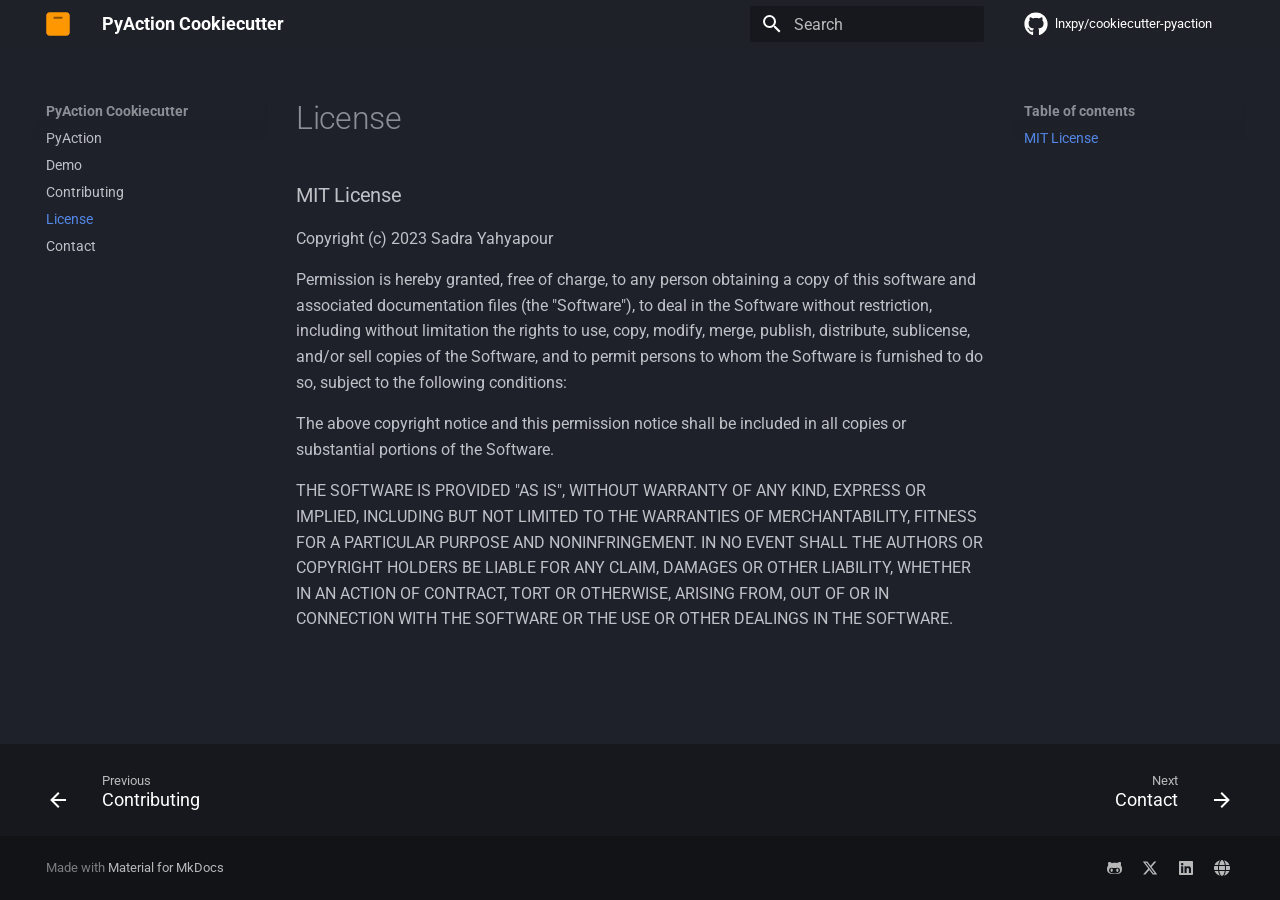
<file: license/index.html>
<!doctype html>
<html lang="en" class="no-js">
  <head>
    
      <meta charset="utf-8">
      <meta name="viewport" content="width=device-width,initial-scale=1">
      
        <meta name="description" content="MIT License terms">
      
      
      
        <link rel="canonical" href="https://pyaction.imsadra.me/license/">
      
      
        <link rel="prev" href="../contributing/">
      
      
        <link rel="next" href="../contact/">
      
      
      <link rel="icon" href="../img/logo.svg">
      <meta name="generator" content="mkdocs-1.5.3, mkdocs-material-9.4.11">
    
    
      
        <title>License - PyAction Cookiecutter</title>
      
    
    
      <link rel="stylesheet" href="../assets/stylesheets/main.fad675c6.min.css">
      
        
        <link rel="stylesheet" href="../assets/stylesheets/palette.356b1318.min.css">
      
      


    
    
      
    
    
      
        
        
        <link rel="preconnect" href="https://fonts.gstatic.com" crossorigin>
        <link rel="stylesheet" href="https://fonts.googleapis.com/css?family=Roboto:300,300i,400,400i,700,700i%7CRoboto+Mono:400,400i,700,700i&display=fallback">
        <style>:root{--md-text-font:"Roboto";--md-code-font:"Roboto Mono"}</style>
      
    
    
      <link rel="stylesheet" href="../css/navbar.css">
    
    <script>__md_scope=new URL("..",location),__md_hash=e=>[...e].reduce((e,_)=>(e<<5)-e+_.charCodeAt(0),0),__md_get=(e,_=localStorage,t=__md_scope)=>JSON.parse(_.getItem(t.pathname+"."+e)),__md_set=(e,_,t=localStorage,a=__md_scope)=>{try{t.setItem(a.pathname+"."+e,JSON.stringify(_))}catch(e){}}</script>
    
      

    
    
      
        <meta  property="og:type"  content="website" >
      
        <meta  property="og:title"  content="License - PyAction Cookiecutter" >
      
        <meta  property="og:description"  content="MIT License terms" >
      
        <meta  property="og:image"  content="https://pyaction.imsadra.me/assets/images/social/license.png" >
      
        <meta  property="og:image:type"  content="image/png" >
      
        <meta  property="og:image:width"  content="1200" >
      
        <meta  property="og:image:height"  content="630" >
      
        <meta  property="og:url"  content="https://pyaction.imsadra.me/license/" >
      
        <meta  name="twitter:card"  content="summary_large_image" >
      
        <meta  name="twitter:title"  content="License - PyAction Cookiecutter" >
      
        <meta  name="twitter:description"  content="MIT License terms" >
      
        <meta  name="twitter:image"  content="https://pyaction.imsadra.me/assets/images/social/license.png" >
      
    
    
  </head>
  
  
    
    
    
    
    
    <body dir="ltr" data-md-color-scheme="slate" data-md-color-primary="indigo" data-md-color-accent="amber">
  
    
    
    <input class="md-toggle" data-md-toggle="drawer" type="checkbox" id="__drawer" autocomplete="off">
    <input class="md-toggle" data-md-toggle="search" type="checkbox" id="__search" autocomplete="off">
    <label class="md-overlay" for="__drawer"></label>
    <div data-md-component="skip">
      
        
        <a href="#mit-license" class="md-skip">
          Skip to content
        </a>
      
    </div>
    <div data-md-component="announce">
      
    </div>
    
    
      

  

<header class="md-header md-header--shadow" data-md-component="header">
  <nav class="md-header__inner md-grid" aria-label="Header">
    <a href=".." title="PyAction Cookiecutter" class="md-header__button md-logo" aria-label="PyAction Cookiecutter" data-md-component="logo">
      
  <img src="../img/logo.svg" alt="logo">

    </a>
    <label class="md-header__button md-icon" for="__drawer">
      
      <svg xmlns="http://www.w3.org/2000/svg" viewBox="0 0 24 24"><path d="M3 6h18v2H3V6m0 5h18v2H3v-2m0 5h18v2H3v-2Z"/></svg>
    </label>
    <div class="md-header__title" data-md-component="header-title">
      <div class="md-header__ellipsis">
        <div class="md-header__topic">
          <span class="md-ellipsis">
            PyAction Cookiecutter
          </span>
        </div>
        <div class="md-header__topic" data-md-component="header-topic">
          <span class="md-ellipsis">
            
              License
            
          </span>
        </div>
      </div>
    </div>
    
      
    
    
    
      <label class="md-header__button md-icon" for="__search">
        
        <svg xmlns="http://www.w3.org/2000/svg" viewBox="0 0 24 24"><path d="M9.5 3A6.5 6.5 0 0 1 16 9.5c0 1.61-.59 3.09-1.56 4.23l.27.27h.79l5 5-1.5 1.5-5-5v-.79l-.27-.27A6.516 6.516 0 0 1 9.5 16 6.5 6.5 0 0 1 3 9.5 6.5 6.5 0 0 1 9.5 3m0 2C7 5 5 7 5 9.5S7 14 9.5 14 14 12 14 9.5 12 5 9.5 5Z"/></svg>
      </label>
      <div class="md-search" data-md-component="search" role="dialog">
  <label class="md-search__overlay" for="__search"></label>
  <div class="md-search__inner" role="search">
    <form class="md-search__form" name="search">
      <input type="text" class="md-search__input" name="query" aria-label="Search" placeholder="Search" autocapitalize="off" autocorrect="off" autocomplete="off" spellcheck="false" data-md-component="search-query" required>
      <label class="md-search__icon md-icon" for="__search">
        
        <svg xmlns="http://www.w3.org/2000/svg" viewBox="0 0 24 24"><path d="M9.5 3A6.5 6.5 0 0 1 16 9.5c0 1.61-.59 3.09-1.56 4.23l.27.27h.79l5 5-1.5 1.5-5-5v-.79l-.27-.27A6.516 6.516 0 0 1 9.5 16 6.5 6.5 0 0 1 3 9.5 6.5 6.5 0 0 1 9.5 3m0 2C7 5 5 7 5 9.5S7 14 9.5 14 14 12 14 9.5 12 5 9.5 5Z"/></svg>
        
        <svg xmlns="http://www.w3.org/2000/svg" viewBox="0 0 24 24"><path d="M20 11v2H8l5.5 5.5-1.42 1.42L4.16 12l7.92-7.92L13.5 5.5 8 11h12Z"/></svg>
      </label>
      <nav class="md-search__options" aria-label="Search">
        
        <button type="reset" class="md-search__icon md-icon" title="Clear" aria-label="Clear" tabindex="-1">
          
          <svg xmlns="http://www.w3.org/2000/svg" viewBox="0 0 24 24"><path d="M19 6.41 17.59 5 12 10.59 6.41 5 5 6.41 10.59 12 5 17.59 6.41 19 12 13.41 17.59 19 19 17.59 13.41 12 19 6.41Z"/></svg>
        </button>
      </nav>
      
    </form>
    <div class="md-search__output">
      <div class="md-search__scrollwrap" data-md-scrollfix>
        <div class="md-search-result" data-md-component="search-result">
          <div class="md-search-result__meta">
            Initializing search
          </div>
          <ol class="md-search-result__list" role="presentation"></ol>
        </div>
      </div>
    </div>
  </div>
</div>
    
    
      <div class="md-header__source">
        <a href="https://github.com/lnxpy/cookiecutter-pyaction" title="Go to repository" class="md-source" data-md-component="source">
  <div class="md-source__icon md-icon">
    
    <svg xmlns="http://www.w3.org/2000/svg" viewBox="0 0 496 512"><!--! Font Awesome Free 6.4.2 by @fontawesome - https://fontawesome.com License - https://fontawesome.com/license/free (Icons: CC BY 4.0, Fonts: SIL OFL 1.1, Code: MIT License) Copyright 2023 Fonticons, Inc.--><path d="M165.9 397.4c0 2-2.3 3.6-5.2 3.6-3.3.3-5.6-1.3-5.6-3.6 0-2 2.3-3.6 5.2-3.6 3-.3 5.6 1.3 5.6 3.6zm-31.1-4.5c-.7 2 1.3 4.3 4.3 4.9 2.6 1 5.6 0 6.2-2s-1.3-4.3-4.3-5.2c-2.6-.7-5.5.3-6.2 2.3zm44.2-1.7c-2.9.7-4.9 2.6-4.6 4.9.3 2 2.9 3.3 5.9 2.6 2.9-.7 4.9-2.6 4.6-4.6-.3-1.9-3-3.2-5.9-2.9zM244.8 8C106.1 8 0 113.3 0 252c0 110.9 69.8 205.8 169.5 239.2 12.8 2.3 17.3-5.6 17.3-12.1 0-6.2-.3-40.4-.3-61.4 0 0-70 15-84.7-29.8 0 0-11.4-29.1-27.8-36.6 0 0-22.9-15.7 1.6-15.4 0 0 24.9 2 38.6 25.8 21.9 38.6 58.6 27.5 72.9 20.9 2.3-16 8.8-27.1 16-33.7-55.9-6.2-112.3-14.3-112.3-110.5 0-27.5 7.6-41.3 23.6-58.9-2.6-6.5-11.1-33.3 2.6-67.9 20.9-6.5 69 27 69 27 20-5.6 41.5-8.5 62.8-8.5s42.8 2.9 62.8 8.5c0 0 48.1-33.6 69-27 13.7 34.7 5.2 61.4 2.6 67.9 16 17.7 25.8 31.5 25.8 58.9 0 96.5-58.9 104.2-114.8 110.5 9.2 7.9 17 22.9 17 46.4 0 33.7-.3 75.4-.3 83.6 0 6.5 4.6 14.4 17.3 12.1C428.2 457.8 496 362.9 496 252 496 113.3 383.5 8 244.8 8zM97.2 352.9c-1.3 1-1 3.3.7 5.2 1.6 1.6 3.9 2.3 5.2 1 1.3-1 1-3.3-.7-5.2-1.6-1.6-3.9-2.3-5.2-1zm-10.8-8.1c-.7 1.3.3 2.9 2.3 3.9 1.6 1 3.6.7 4.3-.7.7-1.3-.3-2.9-2.3-3.9-2-.6-3.6-.3-4.3.7zm32.4 35.6c-1.6 1.3-1 4.3 1.3 6.2 2.3 2.3 5.2 2.6 6.5 1 1.3-1.3.7-4.3-1.3-6.2-2.2-2.3-5.2-2.6-6.5-1zm-11.4-14.7c-1.6 1-1.6 3.6 0 5.9 1.6 2.3 4.3 3.3 5.6 2.3 1.6-1.3 1.6-3.9 0-6.2-1.4-2.3-4-3.3-5.6-2z"/></svg>
  </div>
  <div class="md-source__repository">
    lnxpy/cookiecutter-pyaction
  </div>
</a>
      </div>
    
  </nav>
  
</header>
    
    <div class="md-container" data-md-component="container">
      
      
        
          
        
      
      <main class="md-main" data-md-component="main">
        <div class="md-main__inner md-grid">
          
            
              
              <div class="md-sidebar md-sidebar--primary" data-md-component="sidebar" data-md-type="navigation" >
                <div class="md-sidebar__scrollwrap">
                  <div class="md-sidebar__inner">
                    



<nav class="md-nav md-nav--primary" aria-label="Navigation" data-md-level="0">
  <label class="md-nav__title" for="__drawer">
    <a href=".." title="PyAction Cookiecutter" class="md-nav__button md-logo" aria-label="PyAction Cookiecutter" data-md-component="logo">
      
  <img src="../img/logo.svg" alt="logo">

    </a>
    PyAction Cookiecutter
  </label>
  
    <div class="md-nav__source">
      <a href="https://github.com/lnxpy/cookiecutter-pyaction" title="Go to repository" class="md-source" data-md-component="source">
  <div class="md-source__icon md-icon">
    
    <svg xmlns="http://www.w3.org/2000/svg" viewBox="0 0 496 512"><!--! Font Awesome Free 6.4.2 by @fontawesome - https://fontawesome.com License - https://fontawesome.com/license/free (Icons: CC BY 4.0, Fonts: SIL OFL 1.1, Code: MIT License) Copyright 2023 Fonticons, Inc.--><path d="M165.9 397.4c0 2-2.3 3.6-5.2 3.6-3.3.3-5.6-1.3-5.6-3.6 0-2 2.3-3.6 5.2-3.6 3-.3 5.6 1.3 5.6 3.6zm-31.1-4.5c-.7 2 1.3 4.3 4.3 4.9 2.6 1 5.6 0 6.2-2s-1.3-4.3-4.3-5.2c-2.6-.7-5.5.3-6.2 2.3zm44.2-1.7c-2.9.7-4.9 2.6-4.6 4.9.3 2 2.9 3.3 5.9 2.6 2.9-.7 4.9-2.6 4.6-4.6-.3-1.9-3-3.2-5.9-2.9zM244.8 8C106.1 8 0 113.3 0 252c0 110.9 69.8 205.8 169.5 239.2 12.8 2.3 17.3-5.6 17.3-12.1 0-6.2-.3-40.4-.3-61.4 0 0-70 15-84.7-29.8 0 0-11.4-29.1-27.8-36.6 0 0-22.9-15.7 1.6-15.4 0 0 24.9 2 38.6 25.8 21.9 38.6 58.6 27.5 72.9 20.9 2.3-16 8.8-27.1 16-33.7-55.9-6.2-112.3-14.3-112.3-110.5 0-27.5 7.6-41.3 23.6-58.9-2.6-6.5-11.1-33.3 2.6-67.9 20.9-6.5 69 27 69 27 20-5.6 41.5-8.5 62.8-8.5s42.8 2.9 62.8 8.5c0 0 48.1-33.6 69-27 13.7 34.7 5.2 61.4 2.6 67.9 16 17.7 25.8 31.5 25.8 58.9 0 96.5-58.9 104.2-114.8 110.5 9.2 7.9 17 22.9 17 46.4 0 33.7-.3 75.4-.3 83.6 0 6.5 4.6 14.4 17.3 12.1C428.2 457.8 496 362.9 496 252 496 113.3 383.5 8 244.8 8zM97.2 352.9c-1.3 1-1 3.3.7 5.2 1.6 1.6 3.9 2.3 5.2 1 1.3-1 1-3.3-.7-5.2-1.6-1.6-3.9-2.3-5.2-1zm-10.8-8.1c-.7 1.3.3 2.9 2.3 3.9 1.6 1 3.6.7 4.3-.7.7-1.3-.3-2.9-2.3-3.9-2-.6-3.6-.3-4.3.7zm32.4 35.6c-1.6 1.3-1 4.3 1.3 6.2 2.3 2.3 5.2 2.6 6.5 1 1.3-1.3.7-4.3-1.3-6.2-2.2-2.3-5.2-2.6-6.5-1zm-11.4-14.7c-1.6 1-1.6 3.6 0 5.9 1.6 2.3 4.3 3.3 5.6 2.3 1.6-1.3 1.6-3.9 0-6.2-1.4-2.3-4-3.3-5.6-2z"/></svg>
  </div>
  <div class="md-source__repository">
    lnxpy/cookiecutter-pyaction
  </div>
</a>
    </div>
  
  <ul class="md-nav__list" data-md-scrollfix>
    
      
      
  
  
  
    <li class="md-nav__item">
      <a href=".." class="md-nav__link">
        
  
  <span class="md-ellipsis">
    PyAction
  </span>
  

      </a>
    </li>
  

    
      
      
  
  
  
    <li class="md-nav__item">
      <a href="../demo/" class="md-nav__link">
        
  
  <span class="md-ellipsis">
    Demo
  </span>
  

      </a>
    </li>
  

    
      
      
  
  
  
    <li class="md-nav__item">
      <a href="../contributing/" class="md-nav__link">
        
  
  <span class="md-ellipsis">
    Contributing
  </span>
  

      </a>
    </li>
  

    
      
      
  
  
    
  
  
    <li class="md-nav__item md-nav__item--active">
      
      <input class="md-nav__toggle md-toggle" type="checkbox" id="__toc">
      
      
      
        <label class="md-nav__link md-nav__link--active" for="__toc">
          
  
  <span class="md-ellipsis">
    License
  </span>
  

          <span class="md-nav__icon md-icon"></span>
        </label>
      
      <a href="./" class="md-nav__link md-nav__link--active">
        
  
  <span class="md-ellipsis">
    License
  </span>
  

      </a>
      
        

<nav class="md-nav md-nav--secondary" aria-label="Table of contents">
  
  
  
  
    <label class="md-nav__title" for="__toc">
      <span class="md-nav__icon md-icon"></span>
      Table of contents
    </label>
    <ul class="md-nav__list" data-md-component="toc" data-md-scrollfix>
      
        <li class="md-nav__item">
  <a href="#mit-license" class="md-nav__link">
    <span class="md-ellipsis">
      MIT License
    </span>
  </a>
  
</li>
      
    </ul>
  
</nav>
      
    </li>
  

    
      
      
  
  
  
    <li class="md-nav__item">
      <a href="../contact/" class="md-nav__link">
        
  
  <span class="md-ellipsis">
    Contact
  </span>
  

      </a>
    </li>
  

    
  </ul>
</nav>
                  </div>
                </div>
              </div>
            
            
              
              <div class="md-sidebar md-sidebar--secondary" data-md-component="sidebar" data-md-type="toc" >
                <div class="md-sidebar__scrollwrap">
                  <div class="md-sidebar__inner">
                    

<nav class="md-nav md-nav--secondary" aria-label="Table of contents">
  
  
  
  
    <label class="md-nav__title" for="__toc">
      <span class="md-nav__icon md-icon"></span>
      Table of contents
    </label>
    <ul class="md-nav__list" data-md-component="toc" data-md-scrollfix>
      
        <li class="md-nav__item">
  <a href="#mit-license" class="md-nav__link">
    <span class="md-ellipsis">
      MIT License
    </span>
  </a>
  
</li>
      
    </ul>
  
</nav>
                  </div>
                </div>
              </div>
            
          
          
            <div class="md-content" data-md-component="content">
              <article class="md-content__inner md-typeset">
                
                  

  
  


  <h1>License</h1>

<h3 id="mit-license">MIT License</h3>
<p>Copyright (c) 2023 Sadra Yahyapour</p>
<p>Permission is hereby granted, free of charge, to any person obtaining a copy
of this software and associated documentation files (the "Software"), to deal
in the Software without restriction, including without limitation the rights
to use, copy, modify, merge, publish, distribute, sublicense, and/or sell
copies of the Software, and to permit persons to whom the Software is
furnished to do so, subject to the following conditions:</p>
<p>The above copyright notice and this permission notice shall be included in all
copies or substantial portions of the Software.</p>
<p>THE SOFTWARE IS PROVIDED "AS IS", WITHOUT WARRANTY OF ANY KIND, EXPRESS OR
IMPLIED, INCLUDING BUT NOT LIMITED TO THE WARRANTIES OF MERCHANTABILITY,
FITNESS FOR A PARTICULAR PURPOSE AND NONINFRINGEMENT. IN NO EVENT SHALL THE
AUTHORS OR COPYRIGHT HOLDERS BE LIABLE FOR ANY CLAIM, DAMAGES OR OTHER
LIABILITY, WHETHER IN AN ACTION OF CONTRACT, TORT OR OTHERWISE, ARISING FROM,
OUT OF OR IN CONNECTION WITH THE SOFTWARE OR THE USE OR OTHER DEALINGS IN THE
SOFTWARE.</p>





                
              </article>
            </div>
          
          
        </div>
        
      </main>
      
        <footer class="md-footer">
  
    
      
      <nav class="md-footer__inner md-grid" aria-label="Footer" >
        
          
          <a href="../contributing/" class="md-footer__link md-footer__link--prev" aria-label="Previous: Contributing">
            <div class="md-footer__button md-icon">
              
              <svg xmlns="http://www.w3.org/2000/svg" viewBox="0 0 24 24"><path d="M20 11v2H8l5.5 5.5-1.42 1.42L4.16 12l7.92-7.92L13.5 5.5 8 11h12Z"/></svg>
            </div>
            <div class="md-footer__title">
              <span class="md-footer__direction">
                Previous
              </span>
              <div class="md-ellipsis">
                Contributing
              </div>
            </div>
          </a>
        
        
          
          <a href="../contact/" class="md-footer__link md-footer__link--next" aria-label="Next: Contact">
            <div class="md-footer__title">
              <span class="md-footer__direction">
                Next
              </span>
              <div class="md-ellipsis">
                Contact
              </div>
            </div>
            <div class="md-footer__button md-icon">
              
              <svg xmlns="http://www.w3.org/2000/svg" viewBox="0 0 24 24"><path d="M4 11v2h12l-5.5 5.5 1.42 1.42L19.84 12l-7.92-7.92L10.5 5.5 16 11H4Z"/></svg>
            </div>
          </a>
        
      </nav>
    
  
  <div class="md-footer-meta md-typeset">
    <div class="md-footer-meta__inner md-grid">
      <div class="md-copyright">
  
  
    Made with
    <a href="https://squidfunk.github.io/mkdocs-material/" target="_blank" rel="noopener">
      Material for MkDocs
    </a>
  
</div>
      
        <div class="md-social">
  
    
    
    
    
      
      
    
    <a href="https://github.com/lnxpy/cookiecutter-pyaction" target="_blank" rel="noopener" title="github.com" class="md-social__link">
      <svg xmlns="http://www.w3.org/2000/svg" viewBox="0 0 480 512"><!--! Font Awesome Free 6.4.2 by @fontawesome - https://fontawesome.com License - https://fontawesome.com/license/free (Icons: CC BY 4.0, Fonts: SIL OFL 1.1, Code: MIT License) Copyright 2023 Fonticons, Inc.--><path d="M186.1 328.7c0 20.9-10.9 55.1-36.7 55.1s-36.7-34.2-36.7-55.1 10.9-55.1 36.7-55.1 36.7 34.2 36.7 55.1zM480 278.2c0 31.9-3.2 65.7-17.5 95-37.9 76.6-142.1 74.8-216.7 74.8-75.8 0-186.2 2.7-225.6-74.8-14.6-29-20.2-63.1-20.2-95 0-41.9 13.9-81.5 41.5-113.6-5.2-15.8-7.7-32.4-7.7-48.8 0-21.5 4.9-32.3 14.6-51.8 45.3 0 74.3 9 108.8 36 29-6.9 58.8-10 88.7-10 27 0 54.2 2.9 80.4 9.2 34-26.7 63-35.2 107.8-35.2 9.8 19.5 14.6 30.3 14.6 51.8 0 16.4-2.6 32.7-7.7 48.2 27.5 32.4 39 72.3 39 114.2zm-64.3 50.5c0-43.9-26.7-82.6-73.5-82.6-18.9 0-37 3.4-56 6-14.9 2.3-29.8 3.2-45.1 3.2-15.2 0-30.1-.9-45.1-3.2-18.7-2.6-37-6-56-6-46.8 0-73.5 38.7-73.5 82.6 0 87.8 80.4 101.3 150.4 101.3h48.2c70.3 0 150.6-13.4 150.6-101.3zm-82.6-55.1c-25.8 0-36.7 34.2-36.7 55.1s10.9 55.1 36.7 55.1 36.7-34.2 36.7-55.1-10.9-55.1-36.7-55.1z"/></svg>
    </a>
  
    
    
    
    
      
      
    
    <a href="https://twitter.com/lnxpylnxpy" target="_blank" rel="noopener" title="twitter.com" class="md-social__link">
      <svg xmlns="http://www.w3.org/2000/svg" viewBox="0 0 512 512"><!--! Font Awesome Free 6.4.2 by @fontawesome - https://fontawesome.com License - https://fontawesome.com/license/free (Icons: CC BY 4.0, Fonts: SIL OFL 1.1, Code: MIT License) Copyright 2023 Fonticons, Inc.--><path d="M389.2 48h70.6L305.6 224.2 487 464H345L233.7 318.6 106.5 464H35.8l164.9-188.5L26.8 48h145.6l100.5 132.9L389.2 48zm-24.8 373.8h39.1L151.1 88h-42l255.3 333.8z"/></svg>
    </a>
  
    
    
    
    
      
      
    
    <a href="https://linkedin.com/in/sadra-yahyapour" target="_blank" rel="noopener" title="linkedin.com" class="md-social__link">
      <svg xmlns="http://www.w3.org/2000/svg" viewBox="0 0 448 512"><!--! Font Awesome Free 6.4.2 by @fontawesome - https://fontawesome.com License - https://fontawesome.com/license/free (Icons: CC BY 4.0, Fonts: SIL OFL 1.1, Code: MIT License) Copyright 2023 Fonticons, Inc.--><path d="M416 32H31.9C14.3 32 0 46.5 0 64.3v383.4C0 465.5 14.3 480 31.9 480H416c17.6 0 32-14.5 32-32.3V64.3c0-17.8-14.4-32.3-32-32.3zM135.4 416H69V202.2h66.5V416zm-33.2-243c-21.3 0-38.5-17.3-38.5-38.5S80.9 96 102.2 96c21.2 0 38.5 17.3 38.5 38.5 0 21.3-17.2 38.5-38.5 38.5zm282.1 243h-66.4V312c0-24.8-.5-56.7-34.5-56.7-34.6 0-39.9 27-39.9 54.9V416h-66.4V202.2h63.7v29.2h.9c8.9-16.8 30.6-34.5 62.9-34.5 67.2 0 79.7 44.3 79.7 101.9V416z"/></svg>
    </a>
  
    
    
    
    
      
      
    
    <a href="https://imsadra.me" target="_blank" rel="noopener" title="imsadra.me" class="md-social__link">
      <svg xmlns="http://www.w3.org/2000/svg" viewBox="0 0 512 512"><!--! Font Awesome Free 6.4.2 by @fontawesome - https://fontawesome.com License - https://fontawesome.com/license/free (Icons: CC BY 4.0, Fonts: SIL OFL 1.1, Code: MIT License) Copyright 2023 Fonticons, Inc.--><path d="M352 256c0 22.2-1.2 43.6-3.3 64H163.3c-2.2-20.4-3.3-41.8-3.3-64s1.2-43.6 3.3-64h185.4c2.2 20.4 3.3 41.8 3.3 64zm28.8-64h123.1c5.3 20.5 8.1 41.9 8.1 64s-2.8 43.5-8.1 64H380.8c2.1-20.6 3.2-42 3.2-64s-1.1-43.4-3.2-64zm112.6-32H376.7c-10-63.9-29.8-117.4-55.3-151.6 78.3 20.7 142 77.5 171.9 151.6zm-149.1 0H167.7c6.1-36.4 15.5-68.6 27-94.7 10.5-23.6 22.2-40.7 33.5-51.5C239.4 3.2 248.7 0 256 0s16.6 3.2 27.8 13.8c11.3 10.8 23 27.9 33.5 51.5 11.6 26 20.9 58.2 27 94.7zm-209 0H18.6c30-74.1 93.6-130.9 172-151.6-25.5 34.2-45.3 87.7-55.3 151.6zM8.1 192h123.1c-2.1 20.6-3.2 42-3.2 64s1.1 43.4 3.2 64H8.1C2.8 299.5 0 278.1 0 256s2.8-43.5 8.1-64zm186.6 254.6c-11.6-26-20.9-58.2-27-94.6h176.6c-6.1 36.4-15.5 68.6-27 94.6-10.5 23.6-22.2 40.7-33.5 51.5-11.2 10.7-20.5 13.9-27.8 13.9s-16.6-3.2-27.8-13.8c-11.3-10.8-23-27.9-33.5-51.5zM135.3 352c10 63.9 29.8 117.4 55.3 151.6-78.4-20.7-142-77.5-172-151.6h116.7zm358.1 0c-30 74.1-93.6 130.9-171.9 151.6 25.5-34.2 45.2-87.7 55.3-151.6h116.6z"/></svg>
    </a>
  
</div>
      
    </div>
  </div>
</footer>
      
    </div>
    <div class="md-dialog" data-md-component="dialog">
      <div class="md-dialog__inner md-typeset"></div>
    </div>
    
    
    <script id="__config" type="application/json">{"base": "..", "features": ["navigation.instant", "content.code.copy", "navigation.footer", "search.highlight", "content.code.annotate"], "search": "../assets/javascripts/workers/search.f886a092.min.js", "translations": {"clipboard.copied": "Copied to clipboard", "clipboard.copy": "Copy to clipboard", "search.result.more.one": "1 more on this page", "search.result.more.other": "# more on this page", "search.result.none": "No matching documents", "search.result.one": "1 matching document", "search.result.other": "# matching documents", "search.result.placeholder": "Type to start searching", "search.result.term.missing": "Missing", "select.version": "Select version"}}</script>
    
    
      <script src="../assets/javascripts/bundle.6c14ae12.min.js"></script>
      
    
  </body>
</html>
</file>
<file: css/navbar.css>
.md-header {
    background-color: #1F2128;
    box-shadow: none;
}
</file>
<file: assets/stylesheets/main.fad675c6.min.css>
@charset "UTF-8";html{-webkit-text-size-adjust:none;-moz-text-size-adjust:none;text-size-adjust:none;box-sizing:border-box}*,:after,:before{box-sizing:inherit}@media (prefers-reduced-motion){*,:after,:before{transition:none!important}}body{margin:0}a,button,input,label{-webkit-tap-highlight-color:transparent}a{color:inherit;text-decoration:none}hr{border:0;box-sizing:initial;display:block;height:.05rem;overflow:visible;padding:0}small{font-size:80%}sub,sup{line-height:1em}img{border-style:none}table{border-collapse:initial;border-spacing:0}td,th{font-weight:400;vertical-align:top}button{background:#0000;border:0;font-family:inherit;font-size:inherit;margin:0;padding:0}input{border:0;outline:none}:root{--md-primary-fg-color:#4051b5;--md-primary-fg-color--light:#5d6cc0;--md-primary-fg-color--dark:#303fa1;--md-primary-bg-color:#fff;--md-primary-bg-color--light:#ffffffb3;--md-accent-fg-color:#526cfe;--md-accent-fg-color--transparent:#526cfe1a;--md-accent-bg-color:#fff;--md-accent-bg-color--light:#ffffffb3}[data-md-color-scheme=default]{color-scheme:light}[data-md-color-scheme=default] img[src$="#gh-dark-mode-only"],[data-md-color-scheme=default] img[src$="#only-dark"]{display:none}:root,[data-md-color-scheme=default]{--md-hue:225deg;--md-default-fg-color:#000000de;--md-default-fg-color--light:#0000008a;--md-default-fg-color--lighter:#00000052;--md-default-fg-color--lightest:#00000012;--md-default-bg-color:#fff;--md-default-bg-color--light:#ffffffb3;--md-default-bg-color--lighter:#ffffff4d;--md-default-bg-color--lightest:#ffffff1f;--md-code-fg-color:#36464e;--md-code-bg-color:#f5f5f5;--md-code-hl-color:#4287ff;--md-code-hl-color--light:#4287ff1a;--md-code-hl-number-color:#d52a2a;--md-code-hl-special-color:#db1457;--md-code-hl-function-color:#a846b9;--md-code-hl-constant-color:#6e59d9;--md-code-hl-keyword-color:#3f6ec6;--md-code-hl-string-color:#1c7d4d;--md-code-hl-name-color:var(--md-code-fg-color);--md-code-hl-operator-color:var(--md-default-fg-color--light);--md-code-hl-punctuation-color:var(--md-default-fg-color--light);--md-code-hl-comment-color:var(--md-default-fg-color--light);--md-code-hl-generic-color:var(--md-default-fg-color--light);--md-code-hl-variable-color:var(--md-default-fg-color--light);--md-typeset-color:var(--md-default-fg-color);--md-typeset-a-color:var(--md-primary-fg-color);--md-typeset-del-color:#f5503d26;--md-typeset-ins-color:#0bd57026;--md-typeset-kbd-color:#fafafa;--md-typeset-kbd-accent-color:#fff;--md-typeset-kbd-border-color:#b8b8b8;--md-typeset-mark-color:#ffff0080;--md-typeset-table-color:#0000001f;--md-typeset-table-color--light:rgba(0,0,0,.035);--md-admonition-fg-color:var(--md-default-fg-color);--md-admonition-bg-color:var(--md-default-bg-color);--md-warning-fg-color:#000000de;--md-warning-bg-color:#ff9;--md-footer-fg-color:#fff;--md-footer-fg-color--light:#ffffffb3;--md-footer-fg-color--lighter:#ffffff73;--md-footer-bg-color:#000000de;--md-footer-bg-color--dark:#00000052;--md-shadow-z1:0 0.2rem 0.5rem #0000000d,0 0 0.05rem #0000001a;--md-shadow-z2:0 0.2rem 0.5rem #0000001a,0 0 0.05rem #00000040;--md-shadow-z3:0 0.2rem 0.5rem #0003,0 0 0.05rem #00000059}.md-icon svg{fill:currentcolor;display:block;height:1.2rem;width:1.2rem}body{-webkit-font-smoothing:antialiased;-moz-osx-font-smoothing:grayscale;--md-text-font-family:var(--md-text-font,_),-apple-system,BlinkMacSystemFont,Helvetica,Arial,sans-serif;--md-code-font-family:var(--md-code-font,_),SFMono-Regular,Consolas,Menlo,monospace}aside,body,input{font-feature-settings:"kern","liga";color:var(--md-typeset-color);font-family:var(--md-text-font-family)}code,kbd,pre{font-feature-settings:"kern";font-family:var(--md-code-font-family)}:root{--md-typeset-table-sort-icon:url('data:image/svg+xml;charset=utf-8,<svg xmlns="http://www.w3.org/2000/svg" viewBox="0 0 24 24"><path d="m18 21-4-4h3V7h-3l4-4 4 4h-3v10h3M2 19v-2h10v2M2 13v-2h7v2M2 7V5h4v2H2Z"/></svg>');--md-typeset-table-sort-icon--asc:url('data:image/svg+xml;charset=utf-8,<svg xmlns="http://www.w3.org/2000/svg" viewBox="0 0 24 24"><path d="M19 17h3l-4 4-4-4h3V3h2M2 17h10v2H2M6 5v2H2V5m0 6h7v2H2v-2Z"/></svg>');--md-typeset-table-sort-icon--desc:url('data:image/svg+xml;charset=utf-8,<svg xmlns="http://www.w3.org/2000/svg" viewBox="0 0 24 24"><path d="M19 7h3l-4-4-4 4h3v14h2M2 17h10v2H2M6 5v2H2V5m0 6h7v2H2v-2Z"/></svg>')}.md-typeset{-webkit-print-color-adjust:exact;color-adjust:exact;font-size:.8rem;line-height:1.6}@media print{.md-typeset{font-size:.68rem}}.md-typeset blockquote,.md-typeset dl,.md-typeset figure,.md-typeset ol,.md-typeset pre,.md-typeset ul{margin-bottom:1em;margin-top:1em}.md-typeset h1{color:var(--md-default-fg-color--light);font-size:2em;line-height:1.3;margin:0 0 1.25em}.md-typeset h1,.md-typeset h2{font-weight:300;letter-spacing:-.01em}.md-typeset h2{font-size:1.5625em;line-height:1.4;margin:1.6em 0 .64em}.md-typeset h3{font-size:1.25em;font-weight:400;letter-spacing:-.01em;line-height:1.5;margin:1.6em 0 .8em}.md-typeset h2+h3{margin-top:.8em}.md-typeset h4{font-weight:700;letter-spacing:-.01em;margin:1em 0}.md-typeset h5,.md-typeset h6{color:var(--md-default-fg-color--light);font-size:.8em;font-weight:700;letter-spacing:-.01em;margin:1.25em 0}.md-typeset h5{text-transform:uppercase}.md-typeset hr{border-bottom:.05rem solid var(--md-default-fg-color--lightest);display:flow-root;margin:1.5em 0}.md-typeset a{color:var(--md-typeset-a-color);word-break:break-word}.md-typeset a,.md-typeset a:before{transition:color 125ms}.md-typeset a:focus,.md-typeset a:hover{color:var(--md-accent-fg-color)}.md-typeset a:focus code,.md-typeset a:hover code{background-color:var(--md-accent-fg-color--transparent)}.md-typeset a code{color:currentcolor;transition:background-color 125ms}.md-typeset a.focus-visible{outline-color:var(--md-accent-fg-color);outline-offset:.2rem}.md-typeset code,.md-typeset kbd,.md-typeset pre{color:var(--md-code-fg-color);direction:ltr;font-variant-ligatures:none}@media print{.md-typeset code,.md-typeset kbd,.md-typeset pre{white-space:pre-wrap}}.md-typeset code{background-color:var(--md-code-bg-color);border-radius:.1rem;-webkit-box-decoration-break:clone;box-decoration-break:clone;font-size:.85em;padding:0 .2941176471em;word-break:break-word}.md-typeset code:not(.focus-visible){-webkit-tap-highlight-color:transparent;outline:none}.md-typeset pre{display:flow-root;line-height:1.4;position:relative}.md-typeset pre>code{-webkit-box-decoration-break:slice;box-decoration-break:slice;box-shadow:none;display:block;margin:0;outline-color:var(--md-accent-fg-color);overflow:auto;padding:.7720588235em 1.1764705882em;scrollbar-color:var(--md-default-fg-color--lighter) #0000;scrollbar-width:thin;touch-action:auto;word-break:normal}.md-typeset pre>code:hover{scrollbar-color:var(--md-accent-fg-color) #0000}.md-typeset pre>code::-webkit-scrollbar{height:.2rem;width:.2rem}.md-typeset pre>code::-webkit-scrollbar-thumb{background-color:var(--md-default-fg-color--lighter)}.md-typeset pre>code::-webkit-scrollbar-thumb:hover{background-color:var(--md-accent-fg-color)}.md-typeset kbd{background-color:var(--md-typeset-kbd-color);border-radius:.1rem;box-shadow:0 .1rem 0 .05rem var(--md-typeset-kbd-border-color),0 .1rem 0 var(--md-typeset-kbd-border-color),0 -.1rem .2rem var(--md-typeset-kbd-accent-color) inset;color:var(--md-default-fg-color);display:inline-block;font-size:.75em;padding:0 .6666666667em;vertical-align:text-top;word-break:break-word}.md-typeset mark{background-color:var(--md-typeset-mark-color);-webkit-box-decoration-break:clone;box-decoration-break:clone;color:inherit;word-break:break-word}.md-typeset abbr{border-bottom:.05rem dotted var(--md-default-fg-color--light);cursor:help;text-decoration:none}@media (hover:none){.md-typeset abbr[title]:focus:after,.md-typeset abbr[title]:hover:after{background-color:var(--md-default-fg-color);border-radius:.1rem;box-shadow:var(--md-shadow-z3);color:var(--md-default-bg-color);content:attr(title);font-size:.7rem;left:.8rem;margin-top:2em;padding:.2rem .3rem;position:absolute;right:.8rem}}.md-typeset small{opacity:.75}[dir=ltr] .md-typeset sub,[dir=ltr] .md-typeset sup{margin-left:.078125em}[dir=rtl] .md-typeset sub,[dir=rtl] .md-typeset sup{margin-right:.078125em}[dir=ltr] .md-typeset blockquote{padding-left:.6rem}[dir=rtl] .md-typeset blockquote{padding-right:.6rem}[dir=ltr] .md-typeset blockquote{border-left:.2rem solid var(--md-default-fg-color--lighter)}[dir=rtl] .md-typeset blockquote{border-right:.2rem solid var(--md-default-fg-color--lighter)}.md-typeset blockquote{color:var(--md-default-fg-color--light);margin-left:0;margin-right:0}.md-typeset ul{list-style-type:disc}[dir=ltr] .md-typeset ol,[dir=ltr] .md-typeset ul{margin-left:.625em}[dir=rtl] .md-typeset ol,[dir=rtl] .md-typeset ul{margin-right:.625em}.md-typeset ol,.md-typeset ul{padding:0}.md-typeset ol:not([hidden]),.md-typeset ul:not([hidden]){display:flow-root}.md-typeset ol ol,.md-typeset ul ol{list-style-type:lower-alpha}.md-typeset ol ol ol,.md-typeset ul ol ol{list-style-type:lower-roman}[dir=ltr] .md-typeset ol li,[dir=ltr] .md-typeset ul li{margin-left:1.25em}[dir=rtl] .md-typeset ol li,[dir=rtl] .md-typeset ul li{margin-right:1.25em}.md-typeset ol li,.md-typeset ul li{margin-bottom:.5em}.md-typeset ol li blockquote,.md-typeset ol li p,.md-typeset ul li blockquote,.md-typeset ul li p{margin:.5em 0}.md-typeset ol li:last-child,.md-typeset ul li:last-child{margin-bottom:0}[dir=ltr] .md-typeset ol li ol,[dir=ltr] .md-typeset ol li ul,[dir=ltr] .md-typeset ul li ol,[dir=ltr] .md-typeset ul li ul{margin-left:.625em}[dir=rtl] .md-typeset ol li ol,[dir=rtl] .md-typeset ol li ul,[dir=rtl] .md-typeset ul li ol,[dir=rtl] .md-typeset ul li ul{margin-right:.625em}.md-typeset ol li ol,.md-typeset ol li ul,.md-typeset ul li ol,.md-typeset ul li ul{margin-bottom:.5em;margin-top:.5em}[dir=ltr] .md-typeset dd{margin-left:1.875em}[dir=rtl] .md-typeset dd{margin-right:1.875em}.md-typeset dd{margin-bottom:1.5em;margin-top:1em}.md-typeset img,.md-typeset svg,.md-typeset video{height:auto;max-width:100%}.md-typeset img[align=left]{margin:1em 1em 1em 0}.md-typeset img[align=right]{margin:1em 0 1em 1em}.md-typeset img[align]:only-child{margin-top:0}.md-typeset figure{display:flow-root;margin:1em auto;max-width:100%;text-align:center;width:-webkit-fit-content;width:-moz-fit-content;width:fit-content}.md-typeset figure img{display:block}.md-typeset figcaption{font-style:italic;margin:1em auto;max-width:24rem}.md-typeset iframe{max-width:100%}.md-typeset table:not([class]){background-color:var(--md-default-bg-color);border:.05rem solid var(--md-typeset-table-color);border-radius:.1rem;display:inline-block;font-size:.64rem;max-width:100%;overflow:auto;touch-action:auto}@media print{.md-typeset table:not([class]){display:table}}.md-typeset table:not([class])+*{margin-top:1.5em}.md-typeset table:not([class]) td>:first-child,.md-typeset table:not([class]) th>:first-child{margin-top:0}.md-typeset table:not([class]) td>:last-child,.md-typeset table:not([class]) th>:last-child{margin-bottom:0}.md-typeset table:not([class]) td:not([align]),.md-typeset table:not([class]) th:not([align]){text-align:left}[dir=rtl] .md-typeset table:not([class]) td:not([align]),[dir=rtl] .md-typeset table:not([class]) th:not([align]){text-align:right}.md-typeset table:not([class]) th{font-weight:700;min-width:5rem;padding:.9375em 1.25em;vertical-align:top}.md-typeset table:not([class]) td{border-top:.05rem solid var(--md-typeset-table-color);padding:.9375em 1.25em;vertical-align:top}.md-typeset table:not([class]) tbody tr{transition:background-color 125ms}.md-typeset table:not([class]) tbody tr:hover{background-color:var(--md-typeset-table-color--light);box-shadow:0 .05rem 0 var(--md-default-bg-color) inset}.md-typeset table:not([class]) a{word-break:normal}.md-typeset table th[role=columnheader]{cursor:pointer}[dir=ltr] .md-typeset table th[role=columnheader]:after{margin-left:.5em}[dir=rtl] .md-typeset table th[role=columnheader]:after{margin-right:.5em}.md-typeset table th[role=columnheader]:after{content:"";display:inline-block;height:1.2em;-webkit-mask-image:var(--md-typeset-table-sort-icon);mask-image:var(--md-typeset-table-sort-icon);-webkit-mask-repeat:no-repeat;mask-repeat:no-repeat;-webkit-mask-size:contain;mask-size:contain;transition:background-color 125ms;vertical-align:text-bottom;width:1.2em}.md-typeset table th[role=columnheader]:hover:after{background-color:var(--md-default-fg-color--lighter)}.md-typeset table th[role=columnheader][aria-sort=ascending]:after{background-color:var(--md-default-fg-color--light);-webkit-mask-image:var(--md-typeset-table-sort-icon--asc);mask-image:var(--md-typeset-table-sort-icon--asc)}.md-typeset table th[role=columnheader][aria-sort=descending]:after{background-color:var(--md-default-fg-color--light);-webkit-mask-image:var(--md-typeset-table-sort-icon--desc);mask-image:var(--md-typeset-table-sort-icon--desc)}.md-typeset__scrollwrap{margin:1em -.8rem;overflow-x:auto;touch-action:auto}.md-typeset__table{display:inline-block;margin-bottom:.5em;padding:0 .8rem}@media print{.md-typeset__table{display:block}}html .md-typeset__table table{display:table;margin:0;overflow:hidden;width:100%}@media screen and (max-width:44.984375em){.md-content__inner>pre{margin:1em -.8rem}.md-content__inner>pre code{border-radius:0}}.md-typeset .md-author{display:block;flex-shrink:0;height:1.6rem;overflow:hidden;position:relative;transition:color 125ms,transform 125ms;width:1.6rem}.md-typeset .md-author img{border-radius:100%;display:block}.md-typeset .md-author--more{background:var(--md-default-fg-color--lightest);color:var(--md-default-fg-color--lighter);font-size:.6rem;font-weight:700;line-height:1.6rem;text-align:center}.md-typeset .md-author--long{height:2.4rem;width:2.4rem}.md-typeset a.md-author{transform:scale(1)}.md-typeset a.md-author img{filter:grayscale(100%) opacity(75%);transition:filter 125ms}.md-typeset a.md-author:focus,.md-typeset a.md-author:hover{transform:scale(1.1);z-index:1}.md-typeset a.md-author:focus img,.md-typeset a.md-author:hover img{filter:grayscale(0)}.md-banner{background-color:var(--md-footer-bg-color);color:var(--md-footer-fg-color);overflow:auto}@media print{.md-banner{display:none}}.md-banner--warning{background-color:var(--md-warning-bg-color);color:var(--md-warning-fg-color)}.md-banner__inner{font-size:.7rem;margin:.6rem auto;padding:0 .8rem}[dir=ltr] .md-banner__button{float:right}[dir=rtl] .md-banner__button{float:left}.md-banner__button{color:inherit;cursor:pointer;transition:opacity .25s}.no-js .md-banner__button{display:none}.md-banner__button:hover{opacity:.7}html{font-size:125%;height:100%;overflow-x:hidden}@media screen and (min-width:100em){html{font-size:137.5%}}@media screen and (min-width:125em){html{font-size:150%}}body{background-color:var(--md-default-bg-color);display:flex;flex-direction:column;font-size:.5rem;min-height:100%;position:relative;width:100%}@media print{body{display:block}}@media screen and (max-width:59.984375em){body[data-md-scrolllock]{position:fixed}}.md-grid{margin-left:auto;margin-right:auto;max-width:61rem}.md-container{display:flex;flex-direction:column;flex-grow:1}@media print{.md-container{display:block}}.md-main{flex-grow:1}.md-main__inner{display:flex;height:100%;margin-top:1.5rem}.md-ellipsis{overflow:hidden;text-overflow:ellipsis}.md-toggle{display:none}.md-option{height:0;opacity:0;position:absolute;width:0}.md-option:checked+label:not([hidden]){display:block}.md-option.focus-visible+label{outline-color:var(--md-accent-fg-color);outline-style:auto}.md-skip{background-color:var(--md-default-fg-color);border-radius:.1rem;color:var(--md-default-bg-color);font-size:.64rem;margin:.5rem;opacity:0;outline-color:var(--md-accent-fg-color);padding:.3rem .5rem;position:fixed;transform:translateY(.4rem);z-index:-1}.md-skip:focus{opacity:1;transform:translateY(0);transition:transform .25s cubic-bezier(.4,0,.2,1),opacity 175ms 75ms;z-index:10}@page{margin:25mm}:root{--md-clipboard-icon:url('data:image/svg+xml;charset=utf-8,<svg xmlns="http://www.w3.org/2000/svg" viewBox="0 0 24 24"><path d="M19 21H8V7h11m0-2H8a2 2 0 0 0-2 2v14a2 2 0 0 0 2 2h11a2 2 0 0 0 2-2V7a2 2 0 0 0-2-2m-3-4H4a2 2 0 0 0-2 2v14h2V3h12V1Z"/></svg>')}.md-clipboard{border-radius:.1rem;color:var(--md-default-fg-color--lightest);cursor:pointer;height:1.5em;outline-color:var(--md-accent-fg-color);outline-offset:.1rem;position:absolute;right:.5em;top:.5em;transition:color .25s;width:1.5em;z-index:1}@media print{.md-clipboard{display:none}}.md-clipboard:not(.focus-visible){-webkit-tap-highlight-color:transparent;outline:none}:hover>.md-clipboard{color:var(--md-default-fg-color--light)}.md-clipboard:focus,.md-clipboard:hover{color:var(--md-accent-fg-color)}.md-clipboard:after{background-color:currentcolor;content:"";display:block;height:1.125em;margin:0 auto;-webkit-mask-image:var(--md-clipboard-icon);mask-image:var(--md-clipboard-icon);-webkit-mask-position:center;mask-position:center;-webkit-mask-repeat:no-repeat;mask-repeat:no-repeat;-webkit-mask-size:contain;mask-size:contain;width:1.125em}.md-clipboard--inline{cursor:pointer}.md-clipboard--inline code{transition:color .25s,background-color .25s}.md-clipboard--inline:focus code,.md-clipboard--inline:hover code{background-color:var(--md-accent-fg-color--transparent);color:var(--md-accent-fg-color)}@keyframes consent{0%{opacity:0;transform:translateY(100%)}to{opacity:1;transform:translateY(0)}}@keyframes overlay{0%{opacity:0}to{opacity:1}}.md-consent__overlay{animation:overlay .25s both;-webkit-backdrop-filter:blur(.1rem);backdrop-filter:blur(.1rem);background-color:#0000008a;height:100%;opacity:1;position:fixed;top:0;width:100%;z-index:5}.md-consent__inner{animation:consent .5s cubic-bezier(.1,.7,.1,1) both;background-color:var(--md-default-bg-color);border:0;border-radius:.1rem;bottom:0;box-shadow:0 0 .2rem #0000001a,0 .2rem .4rem #0003;max-height:100%;overflow:auto;padding:0;position:fixed;width:100%;z-index:5}.md-consent__form{padding:.8rem}.md-consent__settings{display:none;margin:1em 0}input:checked+.md-consent__settings{display:block}.md-consent__controls{margin-bottom:.8rem}.md-typeset .md-consent__controls .md-button{display:inline}@media screen and (max-width:44.984375em){.md-typeset .md-consent__controls .md-button{display:block;margin-top:.4rem;text-align:center;width:100%}}.md-consent label{cursor:pointer}.md-content{flex-grow:1;min-width:0}.md-content__inner{margin:0 .8rem 1.2rem;padding-top:.6rem}@media screen and (min-width:76.25em){[dir=ltr] .md-sidebar--primary:not([hidden])~.md-content>.md-content__inner{margin-left:1.2rem}[dir=ltr] .md-sidebar--secondary:not([hidden])~.md-content>.md-content__inner,[dir=rtl] .md-sidebar--primary:not([hidden])~.md-content>.md-content__inner{margin-right:1.2rem}[dir=rtl] .md-sidebar--secondary:not([hidden])~.md-content>.md-content__inner{margin-left:1.2rem}}.md-content__inner:before{content:"";display:block;height:.4rem}.md-content__inner>:last-child{margin-bottom:0}[dir=ltr] .md-content__button{float:right}[dir=rtl] .md-content__button{float:left}[dir=ltr] .md-content__button{margin-left:.4rem}[dir=rtl] .md-content__button{margin-right:.4rem}.md-content__button{margin:.4rem 0;padding:0}@media print{.md-content__button{display:none}}.md-typeset .md-content__button{color:var(--md-default-fg-color--lighter)}.md-content__button svg{display:inline;vertical-align:top}[dir=rtl] .md-content__button svg{transform:scaleX(-1)}[dir=ltr] .md-dialog{right:.8rem}[dir=rtl] .md-dialog{left:.8rem}.md-dialog{background-color:var(--md-default-fg-color);border-radius:.1rem;bottom:.8rem;box-shadow:var(--md-shadow-z3);min-width:11.1rem;opacity:0;padding:.4rem .6rem;pointer-events:none;position:fixed;transform:translateY(100%);transition:transform 0ms .4s,opacity .4s;z-index:4}@media print{.md-dialog{display:none}}.md-dialog--active{opacity:1;pointer-events:auto;transform:translateY(0);transition:transform .4s cubic-bezier(.075,.85,.175,1),opacity .4s}.md-dialog__inner{color:var(--md-default-bg-color);font-size:.7rem}.md-feedback{margin:2em 0 1em;text-align:center}.md-feedback fieldset{border:none;margin:0;padding:0}.md-feedback__title{font-weight:700;margin:1em auto}.md-feedback__inner{position:relative}.md-feedback__list{display:flex;flex-wrap:wrap;place-content:baseline center;position:relative}.md-feedback__list:hover .md-icon:not(:disabled){color:var(--md-default-fg-color--lighter)}:disabled .md-feedback__list{min-height:1.8rem}.md-feedback__icon{color:var(--md-default-fg-color--light);cursor:pointer;flex-shrink:0;margin:0 .1rem;transition:color 125ms}.md-feedback__icon:not(:disabled).md-icon:hover{color:var(--md-accent-fg-color)}.md-feedback__icon:disabled{color:var(--md-default-fg-color--lightest);pointer-events:none}.md-feedback__note{opacity:0;position:relative;transform:translateY(.4rem);transition:transform .4s cubic-bezier(.1,.7,.1,1),opacity .15s}.md-feedback__note>*{margin:0 auto;max-width:16rem}:disabled .md-feedback__note{opacity:1;transform:translateY(0)}.md-footer{background-color:var(--md-footer-bg-color);color:var(--md-footer-fg-color)}@media print{.md-footer{display:none}}.md-footer__inner{justify-content:space-between;overflow:auto;padding:.2rem}.md-footer__inner:not([hidden]){display:flex}.md-footer__link{align-items:end;display:flex;flex-grow:0.01;margin-bottom:.4rem;margin-top:1rem;max-width:100%;outline-color:var(--md-accent-fg-color);overflow:hidden;transition:opacity .25s}.md-footer__link:focus,.md-footer__link:hover{opacity:.7}[dir=rtl] .md-footer__link svg{transform:scaleX(-1)}@media screen and (max-width:44.984375em){.md-footer__link--prev{flex-shrink:0}.md-footer__link--prev .md-footer__title{display:none}}[dir=ltr] .md-footer__link--next{margin-left:auto}[dir=rtl] .md-footer__link--next{margin-right:auto}.md-footer__link--next{text-align:right}[dir=rtl] .md-footer__link--next{text-align:left}.md-footer__title{flex-grow:1;font-size:.9rem;margin-bottom:.7rem;max-width:calc(100% - 2.4rem);padding:0 1rem;white-space:nowrap}.md-footer__button{margin:.2rem;padding:.4rem}.md-footer__direction{font-size:.64rem;opacity:.7}.md-footer-meta{background-color:var(--md-footer-bg-color--dark)}.md-footer-meta__inner{display:flex;flex-wrap:wrap;justify-content:space-between;padding:.2rem}html .md-footer-meta.md-typeset a{color:var(--md-footer-fg-color--light)}html .md-footer-meta.md-typeset a:focus,html .md-footer-meta.md-typeset a:hover{color:var(--md-footer-fg-color)}.md-copyright{color:var(--md-footer-fg-color--lighter);font-size:.64rem;margin:auto .6rem;padding:.4rem 0;width:100%}@media screen and (min-width:45em){.md-copyright{width:auto}}.md-copyright__highlight{color:var(--md-footer-fg-color--light)}.md-social{display:inline-flex;gap:.2rem;margin:0 .4rem;padding:.2rem 0 .6rem}@media screen and (min-width:45em){.md-social{padding:.6rem 0}}.md-social__link{display:inline-block;height:1.6rem;text-align:center;width:1.6rem}.md-social__link:before{line-height:1.9}.md-social__link svg{fill:currentcolor;max-height:.8rem;vertical-align:-25%}.md-typeset .md-button{border:.1rem solid;border-radius:.1rem;color:var(--md-primary-fg-color);cursor:pointer;display:inline-block;font-weight:700;padding:.625em 2em;transition:color 125ms,background-color 125ms,border-color 125ms}.md-typeset .md-button--primary{background-color:var(--md-primary-fg-color);border-color:var(--md-primary-fg-color);color:var(--md-primary-bg-color)}.md-typeset .md-button:focus,.md-typeset .md-button:hover{background-color:var(--md-accent-fg-color);border-color:var(--md-accent-fg-color);color:var(--md-accent-bg-color)}[dir=ltr] .md-typeset .md-input{border-top-left-radius:.1rem}[dir=ltr] .md-typeset .md-input,[dir=rtl] .md-typeset .md-input{border-top-right-radius:.1rem}[dir=rtl] .md-typeset .md-input{border-top-left-radius:.1rem}.md-typeset .md-input{border-bottom:.1rem solid var(--md-default-fg-color--lighter);box-shadow:var(--md-shadow-z1);font-size:.8rem;height:1.8rem;padding:0 .6rem;transition:border .25s,box-shadow .25s}.md-typeset .md-input:focus,.md-typeset .md-input:hover{border-bottom-color:var(--md-accent-fg-color);box-shadow:var(--md-shadow-z2)}.md-typeset .md-input--stretch{width:100%}.md-header{background-color:var(--md-primary-fg-color);box-shadow:0 0 .2rem #0000,0 .2rem .4rem #0000;color:var(--md-primary-bg-color);display:block;left:0;position:sticky;right:0;top:0;z-index:4}@media print{.md-header{display:none}}.md-header[hidden]{transform:translateY(-100%);transition:transform .25s cubic-bezier(.8,0,.6,1),box-shadow .25s}.md-header--shadow{box-shadow:0 0 .2rem #0000001a,0 .2rem .4rem #0003;transition:transform .25s cubic-bezier(.1,.7,.1,1),box-shadow .25s}.md-header__inner{align-items:center;display:flex;padding:0 .2rem}.md-header__button{color:currentcolor;cursor:pointer;margin:.2rem;outline-color:var(--md-accent-fg-color);padding:.4rem;position:relative;transition:opacity .25s;vertical-align:middle;z-index:1}.md-header__button:hover{opacity:.7}.md-header__button:not([hidden]){display:inline-block}.md-header__button:not(.focus-visible){-webkit-tap-highlight-color:transparent;outline:none}.md-header__button.md-logo{margin:.2rem;padding:.4rem}@media screen and (max-width:76.234375em){.md-header__button.md-logo{display:none}}.md-header__button.md-logo img,.md-header__button.md-logo svg{fill:currentcolor;display:block;height:1.2rem;width:auto}@media screen and (min-width:60em){.md-header__button[for=__search]{display:none}}.no-js .md-header__button[for=__search]{display:none}[dir=rtl] .md-header__button[for=__search] svg{transform:scaleX(-1)}@media screen and (min-width:76.25em){.md-header__button[for=__drawer]{display:none}}.md-header__topic{display:flex;max-width:100%;position:absolute;transition:transform .4s cubic-bezier(.1,.7,.1,1),opacity .15s;white-space:nowrap}.md-header__topic+.md-header__topic{opacity:0;pointer-events:none;transform:translateX(1.25rem);transition:transform .4s cubic-bezier(1,.7,.1,.1),opacity .15s;z-index:-1}[dir=rtl] .md-header__topic+.md-header__topic{transform:translateX(-1.25rem)}.md-header__topic:first-child{font-weight:700}[dir=ltr] .md-header__title{margin-left:1rem;margin-right:.4rem}[dir=rtl] .md-header__title{margin-left:.4rem;margin-right:1rem}.md-header__title{flex-grow:1;font-size:.9rem;height:2.4rem;line-height:2.4rem}.md-header__title--active .md-header__topic{opacity:0;pointer-events:none;transform:translateX(-1.25rem);transition:transform .4s cubic-bezier(1,.7,.1,.1),opacity .15s;z-index:-1}[dir=rtl] .md-header__title--active .md-header__topic{transform:translateX(1.25rem)}.md-header__title--active .md-header__topic+.md-header__topic{opacity:1;pointer-events:auto;transform:translateX(0);transition:transform .4s cubic-bezier(.1,.7,.1,1),opacity .15s;z-index:0}.md-header__title>.md-header__ellipsis{height:100%;position:relative;width:100%}.md-header__option{display:flex;flex-shrink:0;max-width:100%;transition:max-width 0ms .25s,opacity .25s .25s;white-space:nowrap}[data-md-toggle=search]:checked~.md-header .md-header__option{max-width:0;opacity:0;transition:max-width 0ms,opacity 0ms}.md-header__option>input{bottom:0}.md-header__source{display:none}@media screen and (min-width:60em){[dir=ltr] .md-header__source{margin-left:1rem}[dir=rtl] .md-header__source{margin-right:1rem}.md-header__source{display:block;max-width:11.7rem;width:11.7rem}}@media screen and (min-width:76.25em){[dir=ltr] .md-header__source{margin-left:1.4rem}[dir=rtl] .md-header__source{margin-right:1.4rem}}.md-meta{color:var(--md-default-fg-color--light);font-size:.7rem;line-height:1.3}.md-meta__list{display:inline-flex;flex-wrap:wrap;list-style:none;margin:0;padding:0}.md-meta__item:not(:last-child):after{content:"·";margin-left:.2rem;margin-right:.2rem}.md-meta__link{color:var(--md-typeset-a-color)}.md-meta__link:focus,.md-meta__link:hover{color:var(--md-accent-fg-color)}.md-draft{background-color:#ff1744;border-radius:.125em;color:#fff;display:inline-block;font-weight:700;padding-left:.5714285714em;padding-right:.5714285714em}:root{--md-nav-icon--prev:url('data:image/svg+xml;charset=utf-8,<svg xmlns="http://www.w3.org/2000/svg" viewBox="0 0 24 24"><path d="M20 11v2H8l5.5 5.5-1.42 1.42L4.16 12l7.92-7.92L13.5 5.5 8 11h12Z"/></svg>');--md-nav-icon--next:url('data:image/svg+xml;charset=utf-8,<svg xmlns="http://www.w3.org/2000/svg" viewBox="0 0 24 24"><path d="M8.59 16.58 13.17 12 8.59 7.41 10 6l6 6-6 6-1.41-1.42Z"/></svg>');--md-toc-icon:url('data:image/svg+xml;charset=utf-8,<svg xmlns="http://www.w3.org/2000/svg" viewBox="0 0 24 24"><path d="M3 9h14V7H3v2m0 4h14v-2H3v2m0 4h14v-2H3v2m16 0h2v-2h-2v2m0-10v2h2V7h-2m0 6h2v-2h-2v2Z"/></svg>')}.md-nav{font-size:.7rem;line-height:1.3}.md-nav__title{color:var(--md-default-fg-color--light);display:block;font-weight:700;overflow:hidden;padding:0 .6rem;text-overflow:ellipsis}.md-nav__title .md-nav__button{display:none}.md-nav__title .md-nav__button img{height:100%;width:auto}.md-nav__title .md-nav__button.md-logo img,.md-nav__title .md-nav__button.md-logo svg{fill:currentcolor;display:block;height:2.4rem;max-width:100%;object-fit:contain;width:auto}.md-nav__list{list-style:none;margin:0;padding:0}.md-nav__link{align-items:flex-start;display:flex;gap:.4rem;margin-top:.625em;scroll-snap-align:start;transition:color 125ms}.md-nav__link--passed{color:var(--md-default-fg-color--light)}.md-nav__item .md-nav__link--active,.md-nav__item .md-nav__link--active code{color:var(--md-typeset-a-color)}.md-nav__link .md-ellipsis{position:relative}[dir=ltr] .md-nav__link .md-icon:last-child{margin-left:auto}[dir=rtl] .md-nav__link .md-icon:last-child{margin-right:auto}.md-nav__link svg{fill:currentcolor;flex-shrink:0;height:1.3em}.md-nav__link[for]:focus,.md-nav__link[for]:hover,.md-nav__link[href]:focus,.md-nav__link[href]:hover{color:var(--md-accent-fg-color);cursor:pointer}.md-nav__link.focus-visible{outline-color:var(--md-accent-fg-color);outline-offset:.2rem}.md-nav--primary .md-nav__link[for=__toc]{display:none}.md-nav--primary .md-nav__link[for=__toc] .md-icon:after{background-color:currentcolor;display:block;height:100%;-webkit-mask-image:var(--md-toc-icon);mask-image:var(--md-toc-icon);width:100%}.md-nav--primary .md-nav__link[for=__toc]~.md-nav{display:none}.md-nav__container>.md-nav__link{margin-top:0}.md-nav__container>.md-nav__link:first-child{flex-grow:1;min-width:0}.md-nav__icon{flex-shrink:0}.md-nav__source{display:none}@media screen and (max-width:76.234375em){.md-nav--primary,.md-nav--primary .md-nav{background-color:var(--md-default-bg-color);display:flex;flex-direction:column;height:100%;left:0;position:absolute;right:0;top:0;z-index:1}.md-nav--primary .md-nav__item,.md-nav--primary .md-nav__title{font-size:.8rem;line-height:1.5}.md-nav--primary .md-nav__title{background-color:var(--md-default-fg-color--lightest);color:var(--md-default-fg-color--light);cursor:pointer;height:5.6rem;line-height:2.4rem;padding:3rem .8rem .2rem;position:relative;white-space:nowrap}[dir=ltr] .md-nav--primary .md-nav__title .md-nav__icon{left:.4rem}[dir=rtl] .md-nav--primary .md-nav__title .md-nav__icon{right:.4rem}.md-nav--primary .md-nav__title .md-nav__icon{display:block;height:1.2rem;margin:.2rem;position:absolute;top:.4rem;width:1.2rem}.md-nav--primary .md-nav__title .md-nav__icon:after{background-color:currentcolor;content:"";display:block;height:100%;-webkit-mask-image:var(--md-nav-icon--prev);mask-image:var(--md-nav-icon--prev);-webkit-mask-position:center;mask-position:center;-webkit-mask-repeat:no-repeat;mask-repeat:no-repeat;-webkit-mask-size:contain;mask-size:contain;width:100%}.md-nav--primary .md-nav__title~.md-nav__list{background-color:var(--md-default-bg-color);box-shadow:0 .05rem 0 var(--md-default-fg-color--lightest) inset;overflow-y:auto;scroll-snap-type:y mandatory;touch-action:pan-y}.md-nav--primary .md-nav__title~.md-nav__list>:first-child{border-top:0}.md-nav--primary .md-nav__title[for=__drawer]{background-color:var(--md-primary-fg-color);color:var(--md-primary-bg-color);font-weight:700}.md-nav--primary .md-nav__title .md-logo{display:block;left:.2rem;margin:.2rem;padding:.4rem;position:absolute;right:.2rem;top:.2rem}.md-nav--primary .md-nav__list{flex:1}.md-nav--primary .md-nav__item{border-top:.05rem solid var(--md-default-fg-color--lightest)}.md-nav--primary .md-nav__item--active>.md-nav__link{color:var(--md-typeset-a-color)}.md-nav--primary .md-nav__item--active>.md-nav__link:focus,.md-nav--primary .md-nav__item--active>.md-nav__link:hover{color:var(--md-accent-fg-color)}.md-nav--primary .md-nav__link{margin-top:0;padding:.6rem .8rem}.md-nav--primary .md-nav__link svg{margin-top:.1em}.md-nav--primary .md-nav__link>.md-nav__link{padding:0}[dir=ltr] .md-nav--primary .md-nav__link .md-nav__icon{margin-right:-.2rem}[dir=rtl] .md-nav--primary .md-nav__link .md-nav__icon{margin-left:-.2rem}.md-nav--primary .md-nav__link .md-nav__icon{font-size:1.2rem;height:1.2rem;width:1.2rem}.md-nav--primary .md-nav__link .md-nav__icon:after{background-color:currentcolor;content:"";display:block;height:100%;-webkit-mask-image:var(--md-nav-icon--next);mask-image:var(--md-nav-icon--next);-webkit-mask-position:center;mask-position:center;-webkit-mask-repeat:no-repeat;mask-repeat:no-repeat;-webkit-mask-size:contain;mask-size:contain;width:100%}[dir=rtl] .md-nav--primary .md-nav__icon:after{transform:scale(-1)}.md-nav--primary .md-nav--secondary .md-nav{background-color:initial;position:static}[dir=ltr] .md-nav--primary .md-nav--secondary .md-nav .md-nav__link{padding-left:1.4rem}[dir=rtl] .md-nav--primary .md-nav--secondary .md-nav .md-nav__link{padding-right:1.4rem}[dir=ltr] .md-nav--primary .md-nav--secondary .md-nav .md-nav .md-nav__link{padding-left:2rem}[dir=rtl] .md-nav--primary .md-nav--secondary .md-nav .md-nav .md-nav__link{padding-right:2rem}[dir=ltr] .md-nav--primary .md-nav--secondary .md-nav .md-nav .md-nav .md-nav__link{padding-left:2.6rem}[dir=rtl] .md-nav--primary .md-nav--secondary .md-nav .md-nav .md-nav .md-nav__link{padding-right:2.6rem}[dir=ltr] .md-nav--primary .md-nav--secondary .md-nav .md-nav .md-nav .md-nav .md-nav__link{padding-left:3.2rem}[dir=rtl] .md-nav--primary .md-nav--secondary .md-nav .md-nav .md-nav .md-nav .md-nav__link{padding-right:3.2rem}.md-nav--secondary{background-color:initial}.md-nav__toggle~.md-nav{display:flex;opacity:0;transform:translateX(100%);transition:transform .25s cubic-bezier(.8,0,.6,1),opacity 125ms 50ms}[dir=rtl] .md-nav__toggle~.md-nav{transform:translateX(-100%)}.md-nav__toggle:checked~.md-nav{opacity:1;transform:translateX(0);transition:transform .25s cubic-bezier(.4,0,.2,1),opacity 125ms 125ms}.md-nav__toggle:checked~.md-nav>.md-nav__list{-webkit-backface-visibility:hidden;backface-visibility:hidden}}@media screen and (max-width:59.984375em){.md-nav--primary .md-nav__link[for=__toc]{display:flex}.md-nav--primary .md-nav__link[for=__toc] .md-icon:after{content:""}.md-nav--primary .md-nav__link[for=__toc]+.md-nav__link{display:none}.md-nav--primary .md-nav__link[for=__toc]~.md-nav{display:flex}.md-nav__source{background-color:var(--md-primary-fg-color--dark);color:var(--md-primary-bg-color);display:block;padding:0 .2rem}}@media screen and (min-width:60em) and (max-width:76.234375em){.md-nav--integrated .md-nav__link[for=__toc]{display:flex}.md-nav--integrated .md-nav__link[for=__toc] .md-icon:after{content:""}.md-nav--integrated .md-nav__link[for=__toc]+.md-nav__link{display:none}.md-nav--integrated .md-nav__link[for=__toc]~.md-nav{display:flex}}@media screen and (min-width:60em){.md-nav{margin-bottom:-.4rem}.md-nav--secondary .md-nav__title{background:var(--md-default-bg-color);box-shadow:0 0 .4rem .4rem var(--md-default-bg-color);position:sticky;top:0;z-index:1}.md-nav--secondary .md-nav__title[for=__toc]{scroll-snap-align:start}.md-nav--secondary .md-nav__title .md-nav__icon{display:none}[dir=ltr] .md-nav--secondary .md-nav__list{padding-left:.6rem}[dir=rtl] .md-nav--secondary .md-nav__list{padding-right:.6rem}.md-nav--secondary .md-nav__list{padding-bottom:.4rem}[dir=ltr] .md-nav--secondary .md-nav__item>.md-nav__link{margin-right:.4rem}[dir=rtl] .md-nav--secondary .md-nav__item>.md-nav__link{margin-left:.4rem}}@media screen and (min-width:76.25em){.md-nav{margin-bottom:-.4rem;transition:max-height .25s cubic-bezier(.86,0,.07,1)}.md-nav--primary .md-nav__title{background:var(--md-default-bg-color);box-shadow:0 0 .4rem .4rem var(--md-default-bg-color);position:sticky;top:0;z-index:1}.md-nav--primary .md-nav__title[for=__drawer]{scroll-snap-align:start}.md-nav--primary .md-nav__title .md-nav__icon{display:none}[dir=ltr] .md-nav--primary .md-nav__list{padding-left:.6rem}[dir=rtl] .md-nav--primary .md-nav__list{padding-right:.6rem}.md-nav--primary .md-nav__list{padding-bottom:.4rem}[dir=ltr] .md-nav--primary .md-nav__item>.md-nav__link{margin-right:.4rem}[dir=rtl] .md-nav--primary .md-nav__item>.md-nav__link{margin-left:.4rem}.md-nav__toggle~.md-nav{display:grid;grid-template-rows:0fr;opacity:0;transition:grid-template-rows .25s cubic-bezier(.86,0,.07,1),opacity .25s,visibility 0ms .25s;visibility:collapse}.md-nav__toggle~.md-nav>.md-nav__list{overflow:hidden}.md-nav__toggle.md-toggle--indeterminate~.md-nav,.md-nav__toggle:checked~.md-nav{grid-template-rows:1fr;opacity:1;transition:grid-template-rows .25s cubic-bezier(.86,0,.07,1),opacity .15s .1s,visibility 0ms;visibility:visible}.md-nav__toggle.md-toggle--indeterminate~.md-nav{transition:none}.md-nav__item--nested>.md-nav>.md-nav__title{display:none}.md-nav__item--section{display:block;margin:1.25em 0}.md-nav__item--section:last-child{margin-bottom:0}.md-nav__item--section>.md-nav__link{font-weight:700}.md-nav__item--section>.md-nav__link[for]{color:var(--md-default-fg-color--light)}.md-nav__item--section>.md-nav__link:not(.md-nav__container){pointer-events:none}.md-nav__item--section>.md-nav__link .md-icon,.md-nav__item--section>.md-nav__link>[for]{display:none}[dir=ltr] .md-nav__item--section>.md-nav{margin-left:-.6rem}[dir=rtl] .md-nav__item--section>.md-nav{margin-right:-.6rem}.md-nav__item--section>.md-nav{display:block;opacity:1;visibility:visible}.md-nav__item--section>.md-nav>.md-nav__list>.md-nav__item{padding:0}.md-nav__icon{border-radius:100%;height:.9rem;transition:background-color .25s;width:.9rem}.md-nav__icon:hover{background-color:var(--md-accent-fg-color--transparent)}.md-nav__icon:after{background-color:currentcolor;border-radius:100%;content:"";display:inline-block;height:100%;-webkit-mask-image:var(--md-nav-icon--next);mask-image:var(--md-nav-icon--next);-webkit-mask-position:center;mask-position:center;-webkit-mask-repeat:no-repeat;mask-repeat:no-repeat;-webkit-mask-size:contain;mask-size:contain;transition:transform .25s;vertical-align:-.1rem;width:100%}[dir=rtl] .md-nav__icon:after{transform:rotate(180deg)}.md-nav__item--nested .md-nav__toggle:checked~.md-nav__link .md-nav__icon:after,.md-nav__item--nested .md-toggle--indeterminate~.md-nav__link .md-nav__icon:after{transform:rotate(90deg)}.md-nav--lifted>.md-nav__list>.md-nav__item,.md-nav--lifted>.md-nav__title{display:none}.md-nav--lifted>.md-nav__list>.md-nav__item--active{display:block}.md-nav--lifted>.md-nav__list>.md-nav__item--active>.md-nav__link{background:var(--md-default-bg-color);box-shadow:0 0 .4rem .4rem var(--md-default-bg-color);margin-top:0;position:sticky;top:0;z-index:1}.md-nav--lifted>.md-nav__list>.md-nav__item--active>.md-nav__link:not(.md-nav__container){pointer-events:none}.md-nav--lifted>.md-nav__list>.md-nav__item--active.md-nav__item--section{margin:0}[dir=ltr] .md-nav--lifted>.md-nav__list>.md-nav__item>.md-nav{margin-left:-.6rem}[dir=rtl] .md-nav--lifted>.md-nav__list>.md-nav__item>.md-nav{margin-right:-.6rem}.md-nav--lifted>.md-nav__list>.md-nav__item>[for]{color:var(--md-default-fg-color--light)}.md-nav--lifted .md-nav[data-md-level="1"]{grid-template-rows:1fr;opacity:1;visibility:visible}.md-nav--integrated>.md-nav__list>.md-nav__item--active:not(.md-nav__item--nested){padding:0 .6rem}.md-nav--integrated>.md-nav__list>.md-nav__item--active:not(.md-nav__item--nested)>.md-nav__link{padding:0}[dir=ltr] .md-nav--integrated>.md-nav__list>.md-nav__item--active .md-nav--secondary{border-left:.05rem solid var(--md-primary-fg-color)}[dir=rtl] .md-nav--integrated>.md-nav__list>.md-nav__item--active .md-nav--secondary{border-right:.05rem solid var(--md-primary-fg-color)}.md-nav--integrated>.md-nav__list>.md-nav__item--active .md-nav--secondary{display:block;margin-bottom:1.25em;opacity:1;visibility:visible}.md-nav--integrated>.md-nav__list>.md-nav__item--active .md-nav--secondary>.md-nav__list{overflow:visible;padding-bottom:0}.md-nav--integrated>.md-nav__list>.md-nav__item--active .md-nav--secondary>.md-nav__title{display:none}}.md-pagination{font-size:.8rem;font-weight:700;gap:.4rem}.md-pagination,.md-pagination>*{align-items:center;display:flex;justify-content:center}.md-pagination>*{border-radius:.2rem;height:1.8rem;min-width:1.8rem;text-align:center}.md-pagination__current{background-color:var(--md-default-fg-color--lightest);color:var(--md-default-fg-color--light)}.md-pagination__link{transition:color 125ms,background-color 125ms}.md-pagination__link:focus,.md-pagination__link:hover{background-color:var(--md-accent-fg-color--transparent);color:var(--md-accent-fg-color)}.md-pagination__link:focus svg,.md-pagination__link:hover svg{color:var(--md-accent-fg-color)}.md-pagination__link.focus-visible{outline-color:var(--md-accent-fg-color);outline-offset:.2rem}.md-pagination__link svg{fill:currentcolor;color:var(--md-default-fg-color--lighter);display:block;max-height:100%;width:1.2rem}.md-post__back{border-bottom:.05rem solid var(--md-default-fg-color--lightest);margin-bottom:1.2rem;padding-bottom:1.2rem}@media screen and (max-width:76.234375em){.md-post__back{display:none}}[dir=rtl] .md-post__back svg{transform:scaleX(-1)}.md-post__authors{display:flex;flex-direction:column;gap:.6rem;margin:0 .6rem 1.2rem}.md-post .md-post__meta a{transition:color 125ms}.md-post .md-post__meta a:focus,.md-post .md-post__meta a:hover{color:var(--md-accent-fg-color)}.md-post__title{color:var(--md-default-fg-color--light);font-weight:700}.md-post--excerpt{margin-bottom:3.2rem}.md-post--excerpt .md-post__header{align-items:center;display:flex;gap:.6rem;min-height:1.6rem}.md-post--excerpt .md-post__authors{align-items:center;display:inline-flex;flex-direction:row;gap:.2rem;margin:0;min-height:2.4rem}[dir=ltr] .md-post--excerpt .md-post__meta .md-meta__list{margin-right:.4rem}[dir=rtl] .md-post--excerpt .md-post__meta .md-meta__list{margin-left:.4rem}.md-post--excerpt .md-post__content>:first-child{--md-scroll-margin:6rem;margin-top:0}.md-post>.md-nav--secondary{margin:1em 0}.md-profile{align-items:center;display:flex;font-size:.7rem;gap:.6rem;line-height:1.4;width:100%}.md-profile__description{flex-grow:1}.md-content--post{display:flex}@media screen and (max-width:76.234375em){.md-content--post{flex-flow:column-reverse}}.md-content--post>.md-content__inner{min-width:0}@media screen and (min-width:76.25em){[dir=ltr] .md-content--post>.md-content__inner{margin-left:1.2rem}[dir=rtl] .md-content--post>.md-content__inner{margin-right:1.2rem}}@media screen and (max-width:76.234375em){.md-sidebar.md-sidebar--post{padding:0;position:static;width:100%}.md-sidebar.md-sidebar--post .md-sidebar__scrollwrap{overflow:visible}.md-sidebar.md-sidebar--post .md-sidebar__inner{padding:0}.md-sidebar.md-sidebar--post .md-post__meta{margin-left:.6rem;margin-right:.6rem}.md-sidebar.md-sidebar--post .md-nav__item{border:none;display:inline}.md-sidebar.md-sidebar--post .md-nav__list{display:inline-flex;flex-wrap:wrap;gap:.6rem;padding-bottom:.6rem;padding-top:.6rem}.md-sidebar.md-sidebar--post .md-nav__link{padding:0}.md-sidebar.md-sidebar--post .md-nav{height:auto;margin-bottom:0;position:static}}:root{--md-progress-value:0;--md-progress-delay:400ms}.md-progress{background:var(--md-primary-bg-color);height:.075rem;opacity:min(clamp(0,var(--md-progress-value),1),clamp(0,100 - var(--md-progress-value),1));position:fixed;top:0;transform:scaleX(calc(var(--md-progress-value)*1%));transform-origin:left;transition:transform .5s cubic-bezier(.19,1,.22,1),opacity .25s var(--md-progress-delay);width:100%;z-index:4}:root{--md-search-result-icon:url('data:image/svg+xml;charset=utf-8,<svg xmlns="http://www.w3.org/2000/svg" viewBox="0 0 24 24"><path d="M14 2H6a2 2 0 0 0-2 2v16a2 2 0 0 0 2 2h7c-.41-.25-.8-.56-1.14-.9-.33-.33-.61-.7-.86-1.1H6V4h7v5h5v1.18c.71.16 1.39.43 2 .82V8l-6-6m6.31 16.9c1.33-2.11.69-4.9-1.4-6.22-2.11-1.33-4.91-.68-6.22 1.4-1.34 2.11-.69 4.89 1.4 6.22 1.46.93 3.32.93 4.79.02L22 23.39 23.39 22l-3.08-3.1m-3.81.1a2.5 2.5 0 0 1-2.5-2.5 2.5 2.5 0 0 1 2.5-2.5 2.5 2.5 0 0 1 2.5 2.5 2.5 2.5 0 0 1-2.5 2.5Z"/></svg>')}.md-search{position:relative}@media screen and (min-width:60em){.md-search{padding:.2rem 0}}.no-js .md-search{display:none}.md-search__overlay{opacity:0;z-index:1}@media screen and (max-width:59.984375em){[dir=ltr] .md-search__overlay{left:-2.2rem}[dir=rtl] .md-search__overlay{right:-2.2rem}.md-search__overlay{background-color:var(--md-default-bg-color);border-radius:1rem;height:2rem;overflow:hidden;pointer-events:none;position:absolute;top:-1rem;transform-origin:center;transition:transform .3s .1s,opacity .2s .2s;width:2rem}[data-md-toggle=search]:checked~.md-header .md-search__overlay{opacity:1;transition:transform .4s,opacity .1s}}@media screen and (min-width:60em){[dir=ltr] .md-search__overlay{left:0}[dir=rtl] .md-search__overlay{right:0}.md-search__overlay{background-color:#0000008a;cursor:pointer;height:0;position:fixed;top:0;transition:width 0ms .25s,height 0ms .25s,opacity .25s;width:0}[data-md-toggle=search]:checked~.md-header .md-search__overlay{height:200vh;opacity:1;transition:width 0ms,height 0ms,opacity .25s;width:100%}}@media screen and (max-width:29.984375em){[data-md-toggle=search]:checked~.md-header .md-search__overlay{transform:scale(45)}}@media screen and (min-width:30em) and (max-width:44.984375em){[data-md-toggle=search]:checked~.md-header .md-search__overlay{transform:scale(60)}}@media screen and (min-width:45em) and (max-width:59.984375em){[data-md-toggle=search]:checked~.md-header .md-search__overlay{transform:scale(75)}}.md-search__inner{-webkit-backface-visibility:hidden;backface-visibility:hidden}@media screen and (max-width:59.984375em){[dir=ltr] .md-search__inner{left:0}[dir=rtl] .md-search__inner{right:0}.md-search__inner{height:0;opacity:0;overflow:hidden;position:fixed;top:0;transform:translateX(5%);transition:width 0ms .3s,height 0ms .3s,transform .15s cubic-bezier(.4,0,.2,1) .15s,opacity .15s .15s;width:0;z-index:2}[dir=rtl] .md-search__inner{transform:translateX(-5%)}[data-md-toggle=search]:checked~.md-header .md-search__inner{height:100%;opacity:1;transform:translateX(0);transition:width 0ms 0ms,height 0ms 0ms,transform .15s cubic-bezier(.1,.7,.1,1) .15s,opacity .15s .15s;width:100%}}@media screen and (min-width:60em){[dir=ltr] .md-search__inner{float:right}[dir=rtl] .md-search__inner{float:left}.md-search__inner{padding:.1rem 0;position:relative;transition:width .25s cubic-bezier(.1,.7,.1,1);width:11.7rem}}@media screen and (min-width:60em) and (max-width:76.234375em){[data-md-toggle=search]:checked~.md-header .md-search__inner{width:23.4rem}}@media screen and (min-width:76.25em){[data-md-toggle=search]:checked~.md-header .md-search__inner{width:34.4rem}}.md-search__form{background-color:var(--md-default-bg-color);box-shadow:0 0 .6rem #0000;height:2.4rem;position:relative;transition:color .25s,background-color .25s;z-index:2}@media screen and (min-width:60em){.md-search__form{background-color:#00000042;border-radius:.1rem;height:1.8rem}.md-search__form:hover{background-color:#ffffff1f}}[data-md-toggle=search]:checked~.md-header .md-search__form{background-color:var(--md-default-bg-color);border-radius:.1rem .1rem 0 0;box-shadow:0 0 .6rem #00000012;color:var(--md-default-fg-color)}[dir=ltr] .md-search__input{padding-left:3.6rem;padding-right:2.2rem}[dir=rtl] .md-search__input{padding-left:2.2rem;padding-right:3.6rem}.md-search__input{background:#0000;font-size:.9rem;height:100%;position:relative;text-overflow:ellipsis;width:100%;z-index:2}.md-search__input::placeholder{transition:color .25s}.md-search__input::placeholder,.md-search__input~.md-search__icon{color:var(--md-default-fg-color--light)}.md-search__input::-ms-clear{display:none}@media screen and (max-width:59.984375em){.md-search__input{font-size:.9rem;height:2.4rem;width:100%}}@media screen and (min-width:60em){[dir=ltr] .md-search__input{padding-left:2.2rem}[dir=rtl] .md-search__input{padding-right:2.2rem}.md-search__input{color:inherit;font-size:.8rem}.md-search__input::placeholder{color:var(--md-primary-bg-color--light)}.md-search__input+.md-search__icon{color:var(--md-primary-bg-color)}[data-md-toggle=search]:checked~.md-header .md-search__input{text-overflow:clip}[data-md-toggle=search]:checked~.md-header .md-search__input+.md-search__icon{color:var(--md-default-fg-color--light)}[data-md-toggle=search]:checked~.md-header .md-search__input::placeholder{color:#0000}}.md-search__icon{cursor:pointer;display:inline-block;height:1.2rem;transition:color .25s,opacity .25s;width:1.2rem}.md-search__icon:hover{opacity:.7}[dir=ltr] .md-search__icon[for=__search]{left:.5rem}[dir=rtl] .md-search__icon[for=__search]{right:.5rem}.md-search__icon[for=__search]{position:absolute;top:.3rem;z-index:2}[dir=rtl] .md-search__icon[for=__search] svg{transform:scaleX(-1)}@media screen and (max-width:59.984375em){[dir=ltr] .md-search__icon[for=__search]{left:.8rem}[dir=rtl] .md-search__icon[for=__search]{right:.8rem}.md-search__icon[for=__search]{top:.6rem}.md-search__icon[for=__search] svg:first-child{display:none}}@media screen and (min-width:60em){.md-search__icon[for=__search]{pointer-events:none}.md-search__icon[for=__search] svg:last-child{display:none}}[dir=ltr] .md-search__options{right:.5rem}[dir=rtl] .md-search__options{left:.5rem}.md-search__options{pointer-events:none;position:absolute;top:.3rem;z-index:2}@media screen and (max-width:59.984375em){[dir=ltr] .md-search__options{right:.8rem}[dir=rtl] .md-search__options{left:.8rem}.md-search__options{top:.6rem}}[dir=ltr] .md-search__options>.md-icon{margin-left:.2rem}[dir=rtl] .md-search__options>.md-icon{margin-right:.2rem}.md-search__options>.md-icon{color:var(--md-default-fg-color--light);opacity:0;transform:scale(.75);transition:transform .15s cubic-bezier(.1,.7,.1,1),opacity .15s}.md-search__options>.md-icon:not(.focus-visible){-webkit-tap-highlight-color:transparent;outline:none}[data-md-toggle=search]:checked~.md-header .md-search__input:valid~.md-search__options>.md-icon{opacity:1;pointer-events:auto;transform:scale(1)}[data-md-toggle=search]:checked~.md-header .md-search__input:valid~.md-search__options>.md-icon:hover{opacity:.7}[dir=ltr] .md-search__suggest{padding-left:3.6rem;padding-right:2.2rem}[dir=rtl] .md-search__suggest{padding-left:2.2rem;padding-right:3.6rem}.md-search__suggest{align-items:center;color:var(--md-default-fg-color--lighter);display:flex;font-size:.9rem;height:100%;opacity:0;position:absolute;top:0;transition:opacity 50ms;white-space:nowrap;width:100%}@media screen and (min-width:60em){[dir=ltr] .md-search__suggest{padding-left:2.2rem}[dir=rtl] .md-search__suggest{padding-right:2.2rem}.md-search__suggest{font-size:.8rem}}[data-md-toggle=search]:checked~.md-header .md-search__suggest{opacity:1;transition:opacity .3s .1s}[dir=ltr] .md-search__output{border-bottom-left-radius:.1rem}[dir=ltr] .md-search__output,[dir=rtl] .md-search__output{border-bottom-right-radius:.1rem}[dir=rtl] .md-search__output{border-bottom-left-radius:.1rem}.md-search__output{overflow:hidden;position:absolute;width:100%;z-index:1}@media screen and (max-width:59.984375em){.md-search__output{bottom:0;top:2.4rem}}@media screen and (min-width:60em){.md-search__output{opacity:0;top:1.9rem;transition:opacity .4s}[data-md-toggle=search]:checked~.md-header .md-search__output{box-shadow:var(--md-shadow-z3);opacity:1}}.md-search__scrollwrap{-webkit-backface-visibility:hidden;backface-visibility:hidden;background-color:var(--md-default-bg-color);height:100%;overflow-y:auto;touch-action:pan-y}@media (-webkit-max-device-pixel-ratio:1),(max-resolution:1dppx){.md-search__scrollwrap{transform:translateZ(0)}}@media screen and (min-width:60em) and (max-width:76.234375em){.md-search__scrollwrap{width:23.4rem}}@media screen and (min-width:76.25em){.md-search__scrollwrap{width:34.4rem}}@media screen and (min-width:60em){.md-search__scrollwrap{max-height:0;scrollbar-color:var(--md-default-fg-color--lighter) #0000;scrollbar-width:thin}[data-md-toggle=search]:checked~.md-header .md-search__scrollwrap{max-height:75vh}.md-search__scrollwrap:hover{scrollbar-color:var(--md-accent-fg-color) #0000}.md-search__scrollwrap::-webkit-scrollbar{height:.2rem;width:.2rem}.md-search__scrollwrap::-webkit-scrollbar-thumb{background-color:var(--md-default-fg-color--lighter)}.md-search__scrollwrap::-webkit-scrollbar-thumb:hover{background-color:var(--md-accent-fg-color)}}.md-search-result{color:var(--md-default-fg-color);word-break:break-word}.md-search-result__meta{background-color:var(--md-default-fg-color--lightest);color:var(--md-default-fg-color--light);font-size:.64rem;line-height:1.8rem;padding:0 .8rem;scroll-snap-align:start}@media screen and (min-width:60em){[dir=ltr] .md-search-result__meta{padding-left:2.2rem}[dir=rtl] .md-search-result__meta{padding-right:2.2rem}}.md-search-result__list{list-style:none;margin:0;padding:0;-webkit-user-select:none;user-select:none}.md-search-result__item{box-shadow:0 -.05rem var(--md-default-fg-color--lightest)}.md-search-result__item:first-child{box-shadow:none}.md-search-result__link{display:block;outline:none;scroll-snap-align:start;transition:background-color .25s}.md-search-result__link:focus,.md-search-result__link:hover{background-color:var(--md-accent-fg-color--transparent)}.md-search-result__link:last-child p:last-child{margin-bottom:.6rem}.md-search-result__more>summary{cursor:pointer;display:block;outline:none;position:sticky;scroll-snap-align:start;top:0;z-index:1}.md-search-result__more>summary::marker{display:none}.md-search-result__more>summary::-webkit-details-marker{display:none}.md-search-result__more>summary>div{color:var(--md-typeset-a-color);font-size:.64rem;padding:.75em .8rem;transition:color .25s,background-color .25s}@media screen and (min-width:60em){[dir=ltr] .md-search-result__more>summary>div{padding-left:2.2rem}[dir=rtl] .md-search-result__more>summary>div{padding-right:2.2rem}}.md-search-result__more>summary:focus>div,.md-search-result__more>summary:hover>div{background-color:var(--md-accent-fg-color--transparent);color:var(--md-accent-fg-color)}.md-search-result__more[open]>summary{background-color:var(--md-default-bg-color)}.md-search-result__article{overflow:hidden;padding:0 .8rem;position:relative}@media screen and (min-width:60em){[dir=ltr] .md-search-result__article{padding-left:2.2rem}[dir=rtl] .md-search-result__article{padding-right:2.2rem}}[dir=ltr] .md-search-result__icon{left:0}[dir=rtl] .md-search-result__icon{right:0}.md-search-result__icon{color:var(--md-default-fg-color--light);height:1.2rem;margin:.5rem;position:absolute;width:1.2rem}@media screen and (max-width:59.984375em){.md-search-result__icon{display:none}}.md-search-result__icon:after{background-color:currentcolor;content:"";display:inline-block;height:100%;-webkit-mask-image:var(--md-search-result-icon);mask-image:var(--md-search-result-icon);-webkit-mask-position:center;mask-position:center;-webkit-mask-repeat:no-repeat;mask-repeat:no-repeat;-webkit-mask-size:contain;mask-size:contain;width:100%}[dir=rtl] .md-search-result__icon:after{transform:scaleX(-1)}.md-search-result .md-typeset{color:var(--md-default-fg-color--light);font-size:.64rem;line-height:1.6}.md-search-result .md-typeset h1{color:var(--md-default-fg-color);font-size:.8rem;font-weight:400;line-height:1.4;margin:.55rem 0}.md-search-result .md-typeset h1 mark{text-decoration:none}.md-search-result .md-typeset h2{color:var(--md-default-fg-color);font-size:.64rem;font-weight:700;line-height:1.6;margin:.5em 0}.md-search-result .md-typeset h2 mark{text-decoration:none}.md-search-result__terms{color:var(--md-default-fg-color);display:block;font-size:.64rem;font-style:italic;margin:.5em 0}.md-search-result mark{background-color:initial;color:var(--md-accent-fg-color);text-decoration:underline}.md-select{position:relative;z-index:1}.md-select__inner{background-color:var(--md-default-bg-color);border-radius:.1rem;box-shadow:var(--md-shadow-z2);color:var(--md-default-fg-color);left:50%;margin-top:.2rem;max-height:0;opacity:0;position:absolute;top:calc(100% - .2rem);transform:translate3d(-50%,.3rem,0);transition:transform .25s 375ms,opacity .25s .25s,max-height 0ms .5s}.md-select:focus-within .md-select__inner,.md-select:hover .md-select__inner{max-height:10rem;opacity:1;transform:translate3d(-50%,0,0);transition:transform .25s cubic-bezier(.1,.7,.1,1),opacity .25s,max-height 0ms}.md-select__inner:after{border-bottom:.2rem solid #0000;border-bottom-color:var(--md-default-bg-color);border-left:.2rem solid #0000;border-right:.2rem solid #0000;border-top:0;content:"";height:0;left:50%;margin-left:-.2rem;margin-top:-.2rem;position:absolute;top:0;width:0}.md-select__list{border-radius:.1rem;font-size:.8rem;list-style-type:none;margin:0;max-height:inherit;overflow:auto;padding:0}.md-select__item{line-height:1.8rem}[dir=ltr] .md-select__link{padding-left:.6rem;padding-right:1.2rem}[dir=rtl] .md-select__link{padding-left:1.2rem;padding-right:.6rem}.md-select__link{cursor:pointer;display:block;outline:none;scroll-snap-align:start;transition:background-color .25s,color .25s;width:100%}.md-select__link:focus,.md-select__link:hover{color:var(--md-accent-fg-color)}.md-select__link:focus{background-color:var(--md-default-fg-color--lightest)}.md-sidebar{align-self:flex-start;flex-shrink:0;padding:1.2rem 0;position:sticky;top:2.4rem;width:12.1rem}@media print{.md-sidebar{display:none}}@media screen and (max-width:76.234375em){[dir=ltr] .md-sidebar--primary{left:-12.1rem}[dir=rtl] .md-sidebar--primary{right:-12.1rem}.md-sidebar--primary{background-color:var(--md-default-bg-color);display:block;height:100%;position:fixed;top:0;transform:translateX(0);transition:transform .25s cubic-bezier(.4,0,.2,1),box-shadow .25s;width:12.1rem;z-index:5}[data-md-toggle=drawer]:checked~.md-container .md-sidebar--primary{box-shadow:var(--md-shadow-z3);transform:translateX(12.1rem)}[dir=rtl] [data-md-toggle=drawer]:checked~.md-container .md-sidebar--primary{transform:translateX(-12.1rem)}.md-sidebar--primary .md-sidebar__scrollwrap{bottom:0;left:0;margin:0;overflow:hidden;position:absolute;right:0;scroll-snap-type:none;top:0}}@media screen and (min-width:76.25em){.md-sidebar{height:0}.no-js .md-sidebar{height:auto}.md-header--lifted~.md-container .md-sidebar{top:4.8rem}}.md-sidebar--secondary{display:none;order:2}@media screen and (min-width:60em){.md-sidebar--secondary{height:0}.no-js .md-sidebar--secondary{height:auto}.md-sidebar--secondary:not([hidden]){display:block}.md-sidebar--secondary .md-sidebar__scrollwrap{touch-action:pan-y}}.md-sidebar__scrollwrap{scrollbar-gutter:stable;-webkit-backface-visibility:hidden;backface-visibility:hidden;margin:0 .2rem;overflow-y:auto;scrollbar-color:var(--md-default-fg-color--lighter) #0000;scrollbar-width:thin}.md-sidebar__scrollwrap::-webkit-scrollbar{height:.2rem;width:.2rem}.md-sidebar__scrollwrap:focus-within,.md-sidebar__scrollwrap:hover{scrollbar-color:var(--md-accent-fg-color) #0000}.md-sidebar__scrollwrap:focus-within::-webkit-scrollbar-thumb,.md-sidebar__scrollwrap:hover::-webkit-scrollbar-thumb{background-color:var(--md-default-fg-color--lighter)}.md-sidebar__scrollwrap:focus-within::-webkit-scrollbar-thumb:hover,.md-sidebar__scrollwrap:hover::-webkit-scrollbar-thumb:hover{background-color:var(--md-accent-fg-color)}@supports selector(::-webkit-scrollbar){.md-sidebar__scrollwrap{scrollbar-gutter:auto}[dir=ltr] .md-sidebar__inner{padding-right:calc(100% - 11.5rem)}[dir=rtl] .md-sidebar__inner{padding-left:calc(100% - 11.5rem)}}@media screen and (max-width:76.234375em){.md-overlay{background-color:#0000008a;height:0;opacity:0;position:fixed;top:0;transition:width 0ms .25s,height 0ms .25s,opacity .25s;width:0;z-index:5}[data-md-toggle=drawer]:checked~.md-overlay{height:100%;opacity:1;transition:width 0ms,height 0ms,opacity .25s;width:100%}}@keyframes facts{0%{height:0}to{height:.65rem}}@keyframes fact{0%{opacity:0;transform:translateY(100%)}50%{opacity:0}to{opacity:1;transform:translateY(0)}}:root{--md-source-forks-icon:url('data:image/svg+xml;charset=utf-8,<svg xmlns="http://www.w3.org/2000/svg" viewBox="0 0 16 16"><path d="M5 5.372v.878c0 .414.336.75.75.75h4.5a.75.75 0 0 0 .75-.75v-.878a2.25 2.25 0 1 1 1.5 0v.878a2.25 2.25 0 0 1-2.25 2.25h-1.5v2.128a2.251 2.251 0 1 1-1.5 0V8.5h-1.5A2.25 2.25 0 0 1 3.5 6.25v-.878a2.25 2.25 0 1 1 1.5 0ZM5 3.25a.75.75 0 1 0-1.5 0 .75.75 0 0 0 1.5 0Zm6.75.75a.75.75 0 1 0 0-1.5.75.75 0 0 0 0 1.5Zm-3 8.75a.75.75 0 1 0-1.5 0 .75.75 0 0 0 1.5 0Z"/></svg>');--md-source-repositories-icon:url('data:image/svg+xml;charset=utf-8,<svg xmlns="http://www.w3.org/2000/svg" viewBox="0 0 16 16"><path d="M2 2.5A2.5 2.5 0 0 1 4.5 0h8.75a.75.75 0 0 1 .75.75v12.5a.75.75 0 0 1-.75.75h-2.5a.75.75 0 0 1 0-1.5h1.75v-2h-8a1 1 0 0 0-.714 1.7.75.75 0 1 1-1.072 1.05A2.495 2.495 0 0 1 2 11.5Zm10.5-1h-8a1 1 0 0 0-1 1v6.708A2.486 2.486 0 0 1 4.5 9h8ZM5 12.25a.25.25 0 0 1 .25-.25h3.5a.25.25 0 0 1 .25.25v3.25a.25.25 0 0 1-.4.2l-1.45-1.087a.249.249 0 0 0-.3 0L5.4 15.7a.25.25 0 0 1-.4-.2Z"/></svg>');--md-source-stars-icon:url('data:image/svg+xml;charset=utf-8,<svg xmlns="http://www.w3.org/2000/svg" viewBox="0 0 16 16"><path d="M8 .25a.75.75 0 0 1 .673.418l1.882 3.815 4.21.612a.75.75 0 0 1 .416 1.279l-3.046 2.97.719 4.192a.751.751 0 0 1-1.088.791L8 12.347l-3.766 1.98a.75.75 0 0 1-1.088-.79l.72-4.194L.818 6.374a.75.75 0 0 1 .416-1.28l4.21-.611L7.327.668A.75.75 0 0 1 8 .25Zm0 2.445L6.615 5.5a.75.75 0 0 1-.564.41l-3.097.45 2.24 2.184a.75.75 0 0 1 .216.664l-.528 3.084 2.769-1.456a.75.75 0 0 1 .698 0l2.77 1.456-.53-3.084a.75.75 0 0 1 .216-.664l2.24-2.183-3.096-.45a.75.75 0 0 1-.564-.41L8 2.694Z"/></svg>');--md-source-version-icon:url('data:image/svg+xml;charset=utf-8,<svg xmlns="http://www.w3.org/2000/svg" viewBox="0 0 16 16"><path d="M1 7.775V2.75C1 1.784 1.784 1 2.75 1h5.025c.464 0 .91.184 1.238.513l6.25 6.25a1.75 1.75 0 0 1 0 2.474l-5.026 5.026a1.75 1.75 0 0 1-2.474 0l-6.25-6.25A1.752 1.752 0 0 1 1 7.775Zm1.5 0c0 .066.026.13.073.177l6.25 6.25a.25.25 0 0 0 .354 0l5.025-5.025a.25.25 0 0 0 0-.354l-6.25-6.25a.25.25 0 0 0-.177-.073H2.75a.25.25 0 0 0-.25.25ZM6 5a1 1 0 1 1 0 2 1 1 0 0 1 0-2Z"/></svg>')}.md-source{-webkit-backface-visibility:hidden;backface-visibility:hidden;display:block;font-size:.65rem;line-height:1.2;outline-color:var(--md-accent-fg-color);transition:opacity .25s;white-space:nowrap}.md-source:hover{opacity:.7}.md-source__icon{display:inline-block;height:2.4rem;vertical-align:middle;width:2rem}[dir=ltr] .md-source__icon svg{margin-left:.6rem}[dir=rtl] .md-source__icon svg{margin-right:.6rem}.md-source__icon svg{margin-top:.6rem}[dir=ltr] .md-source__icon+.md-source__repository{padding-left:2rem}[dir=rtl] .md-source__icon+.md-source__repository{padding-right:2rem}[dir=ltr] .md-source__icon+.md-source__repository{margin-left:-2rem}[dir=rtl] .md-source__icon+.md-source__repository{margin-right:-2rem}[dir=ltr] .md-source__repository{margin-left:.6rem}[dir=rtl] .md-source__repository{margin-right:.6rem}.md-source__repository{display:inline-block;max-width:calc(100% - 1.2rem);overflow:hidden;text-overflow:ellipsis;vertical-align:middle}.md-source__facts{display:flex;font-size:.55rem;gap:.4rem;list-style-type:none;margin:.1rem 0 0;opacity:.75;overflow:hidden;padding:0;width:100%}.md-source__repository--active .md-source__facts{animation:facts .25s ease-in}.md-source__fact{overflow:hidden;text-overflow:ellipsis}.md-source__repository--active .md-source__fact{animation:fact .4s ease-out}[dir=ltr] .md-source__fact:before{margin-right:.1rem}[dir=rtl] .md-source__fact:before{margin-left:.1rem}.md-source__fact:before{background-color:currentcolor;content:"";display:inline-block;height:.6rem;-webkit-mask-position:center;mask-position:center;-webkit-mask-repeat:no-repeat;mask-repeat:no-repeat;-webkit-mask-size:contain;mask-size:contain;vertical-align:text-top;width:.6rem}.md-source__fact:nth-child(1n+2){flex-shrink:0}.md-source__fact--version:before{-webkit-mask-image:var(--md-source-version-icon);mask-image:var(--md-source-version-icon)}.md-source__fact--stars:before{-webkit-mask-image:var(--md-source-stars-icon);mask-image:var(--md-source-stars-icon)}.md-source__fact--forks:before{-webkit-mask-image:var(--md-source-forks-icon);mask-image:var(--md-source-forks-icon)}.md-source__fact--repositories:before{-webkit-mask-image:var(--md-source-repositories-icon);mask-image:var(--md-source-repositories-icon)}:root{--md-status:url('data:image/svg+xml;charset=utf-8,<svg xmlns="http://www.w3.org/2000/svg" viewBox="0 0 24 24"><path d="M11 9h2V7h-2m1 13c-4.41 0-8-3.59-8-8s3.59-8 8-8 8 3.59 8 8-3.59 8-8 8m0-18A10 10 0 0 0 2 12a10 10 0 0 0 10 10 10 10 0 0 0 10-10A10 10 0 0 0 12 2m-1 15h2v-6h-2v6Z"/></svg>');--md-status--new:url('data:image/svg+xml;charset=utf-8,<svg xmlns="http://www.w3.org/2000/svg" viewBox="0 0 24 24"><path d="m23 12-2.44-2.78.34-3.68-3.61-.82-1.89-3.18L12 3 8.6 1.54 6.71 4.72l-3.61.81.34 3.68L1 12l2.44 2.78-.34 3.69 3.61.82 1.89 3.18L12 21l3.4 1.46 1.89-3.18 3.61-.82-.34-3.68L23 12m-10 5h-2v-2h2v2m0-4h-2V7h2v6Z"/></svg>');--md-status--deprecated:url('data:image/svg+xml;charset=utf-8,<svg xmlns="http://www.w3.org/2000/svg" viewBox="0 0 24 24"><path d="M9 3v1H4v2h1v13a2 2 0 0 0 2 2h10a2 2 0 0 0 2-2V6h1V4h-5V3H9m0 5h2v9H9V8m4 0h2v9h-2V8Z"/></svg>');--md-status--encrypted:url('data:image/svg+xml;charset=utf-8,<svg xmlns="http://www.w3.org/2000/svg" viewBox="0 0 24 24"><path d="M12 1 3 5v6c0 5.55 3.84 10.74 9 12 5.16-1.26 9-6.45 9-12V5l-9-4m0 6c1.4 0 2.8 1.1 2.8 2.5V11c.6 0 1.2.6 1.2 1.3v3.5c0 .6-.6 1.2-1.3 1.2H9.2c-.6 0-1.2-.6-1.2-1.3v-3.5c0-.6.6-1.2 1.2-1.2V9.5C9.2 8.1 10.6 7 12 7m0 1.2c-.8 0-1.5.5-1.5 1.3V11h3V9.5c0-.8-.7-1.3-1.5-1.3Z"/></svg>')}.md-status:after{background-color:var(--md-default-fg-color--light);content:"";display:inline-block;height:1.125em;-webkit-mask-image:var(--md-status);mask-image:var(--md-status);-webkit-mask-position:center;mask-position:center;-webkit-mask-repeat:no-repeat;mask-repeat:no-repeat;-webkit-mask-size:contain;mask-size:contain;vertical-align:text-bottom;width:1.125em}.md-status:hover:after{background-color:currentcolor}.md-status--new:after{-webkit-mask-image:var(--md-status--new);mask-image:var(--md-status--new)}.md-status--deprecated:after{-webkit-mask-image:var(--md-status--deprecated);mask-image:var(--md-status--deprecated)}.md-status--encrypted:after{-webkit-mask-image:var(--md-status--encrypted);mask-image:var(--md-status--encrypted)}.md-tabs{background-color:var(--md-primary-fg-color);color:var(--md-primary-bg-color);display:block;line-height:1.3;overflow:auto;width:100%;z-index:3}@media print{.md-tabs{display:none}}@media screen and (max-width:76.234375em){.md-tabs{display:none}}.md-tabs[hidden]{pointer-events:none}[dir=ltr] .md-tabs__list{margin-left:.2rem}[dir=rtl] .md-tabs__list{margin-right:.2rem}.md-tabs__list{contain:content;display:flex;list-style:none;margin:0;overflow:auto;padding:0;scrollbar-width:none;white-space:nowrap}.md-tabs__list::-webkit-scrollbar{display:none}.md-tabs__item{height:2.4rem;padding-left:.6rem;padding-right:.6rem}.md-tabs__item--active .md-tabs__link{color:inherit;opacity:1}.md-tabs__link{-webkit-backface-visibility:hidden;backface-visibility:hidden;display:flex;font-size:.7rem;margin-top:.8rem;opacity:.7;outline-color:var(--md-accent-fg-color);outline-offset:.2rem;transition:transform .4s cubic-bezier(.1,.7,.1,1),opacity .25s}.md-tabs__link:focus,.md-tabs__link:hover{color:inherit;opacity:1}[dir=ltr] .md-tabs__link svg{margin-right:.4rem}[dir=rtl] .md-tabs__link svg{margin-left:.4rem}.md-tabs__link svg{fill:currentcolor;height:1.3em}.md-tabs__item:nth-child(2) .md-tabs__link{transition-delay:20ms}.md-tabs__item:nth-child(3) .md-tabs__link{transition-delay:40ms}.md-tabs__item:nth-child(4) .md-tabs__link{transition-delay:60ms}.md-tabs__item:nth-child(5) .md-tabs__link{transition-delay:80ms}.md-tabs__item:nth-child(6) .md-tabs__link{transition-delay:.1s}.md-tabs__item:nth-child(7) .md-tabs__link{transition-delay:.12s}.md-tabs__item:nth-child(8) .md-tabs__link{transition-delay:.14s}.md-tabs__item:nth-child(9) .md-tabs__link{transition-delay:.16s}.md-tabs__item:nth-child(10) .md-tabs__link{transition-delay:.18s}.md-tabs__item:nth-child(11) .md-tabs__link{transition-delay:.2s}.md-tabs__item:nth-child(12) .md-tabs__link{transition-delay:.22s}.md-tabs__item:nth-child(13) .md-tabs__link{transition-delay:.24s}.md-tabs__item:nth-child(14) .md-tabs__link{transition-delay:.26s}.md-tabs__item:nth-child(15) .md-tabs__link{transition-delay:.28s}.md-tabs__item:nth-child(16) .md-tabs__link{transition-delay:.3s}.md-tabs[hidden] .md-tabs__link{opacity:0;transform:translateY(50%);transition:transform 0ms .1s,opacity .1s}:root{--md-tag-icon:url('data:image/svg+xml;charset=utf-8,<svg xmlns="http://www.w3.org/2000/svg" viewBox="0 0 24 24"><path d="m5.41 21 .71-4h-4l.35-2h4l1.06-6h-4l.35-2h4l.71-4h2l-.71 4h6l.71-4h2l-.71 4h4l-.35 2h-4l-1.06 6h4l-.35 2h-4l-.71 4h-2l.71-4h-6l-.71 4h-2M9.53 9l-1.06 6h6l1.06-6h-6Z"/></svg>')}.md-typeset .md-tags:not([hidden]){display:inline-flex;flex-wrap:wrap;gap:.5em;margin-bottom:.75em;margin-top:-.125em}.md-typeset .md-tag{align-items:center;background:var(--md-default-fg-color--lightest);border-radius:2.4rem;display:inline-flex;font-size:.64rem;font-size:min(.8em,.64rem);font-weight:700;gap:.5em;letter-spacing:normal;line-height:1.6;padding:.3125em .78125em}.md-typeset .md-tag[href]{-webkit-tap-highlight-color:transparent;color:inherit;outline:none;transition:color 125ms,background-color 125ms}.md-typeset .md-tag[href]:focus,.md-typeset .md-tag[href]:hover{background-color:var(--md-accent-fg-color);color:var(--md-accent-bg-color)}[id]>.md-typeset .md-tag{vertical-align:text-top}.md-typeset .md-tag-icon:before{background-color:var(--md-default-fg-color--lighter);content:"";display:inline-block;height:1.2em;-webkit-mask-image:var(--md-tag-icon);mask-image:var(--md-tag-icon);-webkit-mask-position:center;mask-position:center;-webkit-mask-repeat:no-repeat;mask-repeat:no-repeat;-webkit-mask-size:contain;mask-size:contain;transition:background-color 125ms;vertical-align:text-bottom;width:1.2em}.md-typeset .md-tag-icon[href]:focus:before,.md-typeset .md-tag-icon[href]:hover:before{background-color:var(--md-accent-bg-color)}@keyframes pulse{0%{transform:scale(.95)}75%{transform:scale(1)}to{transform:scale(.95)}}:root{--md-annotation-bg-icon:url('data:image/svg+xml;charset=utf-8,<svg xmlns="http://www.w3.org/2000/svg" viewBox="0 0 24 24"><path d="M12 2A10 10 0 0 0 2 12a10 10 0 0 0 10 10 10 10 0 0 0 10-10A10 10 0 0 0 12 2Z"/></svg>');--md-annotation-icon:url('data:image/svg+xml;charset=utf-8,<svg xmlns="http://www.w3.org/2000/svg" viewBox="0 0 24 24"><path d="M17 13h-4v4h-2v-4H7v-2h4V7h2v4h4m-5-9A10 10 0 0 0 2 12a10 10 0 0 0 10 10 10 10 0 0 0 10-10A10 10 0 0 0 12 2Z"/></svg>');--md-tooltip-width:20rem}.md-tooltip{-webkit-backface-visibility:hidden;backface-visibility:hidden;background-color:var(--md-default-bg-color);border-radius:.1rem;box-shadow:var(--md-shadow-z2);color:var(--md-default-fg-color);font-family:var(--md-text-font-family);left:clamp(var(--md-tooltip-0,0rem) + .8rem,var(--md-tooltip-x),100vw + var(--md-tooltip-0,0rem) + .8rem - var(--md-tooltip-width) - 2 * .8rem);max-width:calc(100vw - 1.6rem);opacity:0;position:absolute;top:var(--md-tooltip-y);transform:translateY(-.4rem);transition:transform 0ms .25s,opacity .25s,z-index .25s;width:var(--md-tooltip-width);z-index:0}.md-tooltip--active{opacity:1;transform:translateY(0);transition:transform .25s cubic-bezier(.1,.7,.1,1),opacity .25s,z-index 0ms;z-index:2}.focus-visible>.md-tooltip,.md-tooltip:target{outline:var(--md-accent-fg-color) auto}.md-tooltip__inner{font-size:.64rem;padding:.8rem}.md-tooltip__inner.md-typeset>:first-child{margin-top:0}.md-tooltip__inner.md-typeset>:last-child{margin-bottom:0}.md-annotation{font-weight:400;outline:none;vertical-align:text-bottom;white-space:normal}[dir=rtl] .md-annotation{direction:rtl}code .md-annotation{font-family:var(--md-code-font-family);font-size:inherit}.md-annotation:not([hidden]){display:inline-block;line-height:1.25}.md-annotation__index{border-radius:.01px;cursor:pointer;display:inline-block;margin-left:.4ch;margin-right:.4ch;outline:none;overflow:hidden;position:relative;-webkit-user-select:none;user-select:none;vertical-align:text-top;z-index:0}.md-annotation .md-annotation__index{transition:z-index .25s}@media screen{.md-annotation__index{width:2.2ch}[data-md-visible]>.md-annotation__index{animation:pulse 2s infinite}.md-annotation__index:before{background:var(--md-default-bg-color);-webkit-mask-image:var(--md-annotation-bg-icon);mask-image:var(--md-annotation-bg-icon)}.md-annotation__index:after,.md-annotation__index:before{content:"";height:2.2ch;-webkit-mask-position:center;mask-position:center;-webkit-mask-repeat:no-repeat;mask-repeat:no-repeat;-webkit-mask-size:contain;mask-size:contain;position:absolute;top:-.1ch;width:2.2ch;z-index:-1}.md-annotation__index:after{background-color:var(--md-default-fg-color--lighter);-webkit-mask-image:var(--md-annotation-icon);mask-image:var(--md-annotation-icon);transform:scale(1.0001);transition:background-color .25s,transform .25s}.md-tooltip--active+.md-annotation__index:after{transform:rotate(45deg)}.md-tooltip--active+.md-annotation__index:after,:hover>.md-annotation__index:after{background-color:var(--md-accent-fg-color)}}.md-tooltip--active+.md-annotation__index{animation-play-state:paused;transition-duration:0ms;z-index:2}.md-annotation__index [data-md-annotation-id]{display:inline-block}@media print{.md-annotation__index [data-md-annotation-id]{background:var(--md-default-fg-color--lighter);border-radius:2ch;color:var(--md-default-bg-color);font-weight:700;padding:0 .6ch;white-space:nowrap}.md-annotation__index [data-md-annotation-id]:after{content:attr(data-md-annotation-id)}}.md-typeset .md-annotation-list{counter-reset:xxx;list-style:none}.md-typeset .md-annotation-list li{position:relative}[dir=ltr] .md-typeset .md-annotation-list li:before{left:-2.125em}[dir=rtl] .md-typeset .md-annotation-list li:before{right:-2.125em}.md-typeset .md-annotation-list li:before{background:var(--md-default-fg-color--lighter);border-radius:2ch;color:var(--md-default-bg-color);content:counter(xxx);counter-increment:xxx;font-size:.8875em;font-weight:700;height:2ch;line-height:1.25;min-width:2ch;padding:0 .6ch;position:absolute;text-align:center;top:.25em}[dir=ltr] .md-top{margin-left:50%}[dir=rtl] .md-top{margin-right:50%}.md-top{background-color:var(--md-default-bg-color);border-radius:1.6rem;box-shadow:var(--md-shadow-z2);color:var(--md-default-fg-color--light);cursor:pointer;display:block;font-size:.7rem;outline:none;padding:.4rem .8rem;position:fixed;top:3.2rem;transform:translate(-50%);transition:color 125ms,background-color 125ms,transform 125ms cubic-bezier(.4,0,.2,1),opacity 125ms;z-index:2}@media print{.md-top{display:none}}[dir=rtl] .md-top{transform:translate(50%)}.md-top[hidden]{opacity:0;pointer-events:none;transform:translate(-50%,.2rem);transition-duration:0ms}[dir=rtl] .md-top[hidden]{transform:translate(50%,.2rem)}.md-top:focus,.md-top:hover{background-color:var(--md-accent-fg-color);color:var(--md-accent-bg-color)}.md-top svg{display:inline-block;vertical-align:-.5em}@keyframes hoverfix{0%{pointer-events:none}}:root{--md-version-icon:url('data:image/svg+xml;charset=utf-8,<svg xmlns="http://www.w3.org/2000/svg" viewBox="0 0 320 512"><!--! Font Awesome Free 6.4.2 by @fontawesome - https://fontawesome.com License - https://fontawesome.com/license/free (Icons: CC BY 4.0, Fonts: SIL OFL 1.1, Code: MIT License) Copyright 2023 Fonticons, Inc.--><path d="M137.4 374.6c12.5 12.5 32.8 12.5 45.3 0l128-128c9.2-9.2 11.9-22.9 6.9-34.9S301 191.9 288 191.9L32 192c-12.9 0-24.6 7.8-29.6 19.8s-2.2 25.7 6.9 34.9l128 128z"/></svg>')}.md-version{flex-shrink:0;font-size:.8rem;height:2.4rem}[dir=ltr] .md-version__current{margin-left:1.4rem;margin-right:.4rem}[dir=rtl] .md-version__current{margin-left:.4rem;margin-right:1.4rem}.md-version__current{color:inherit;cursor:pointer;outline:none;position:relative;top:.05rem}[dir=ltr] .md-version__current:after{margin-left:.4rem}[dir=rtl] .md-version__current:after{margin-right:.4rem}.md-version__current:after{background-color:currentcolor;content:"";display:inline-block;height:.6rem;-webkit-mask-image:var(--md-version-icon);mask-image:var(--md-version-icon);-webkit-mask-position:center;mask-position:center;-webkit-mask-repeat:no-repeat;mask-repeat:no-repeat;-webkit-mask-size:contain;mask-size:contain;width:.4rem}.md-version__list{background-color:var(--md-default-bg-color);border-radius:.1rem;box-shadow:var(--md-shadow-z2);color:var(--md-default-fg-color);list-style-type:none;margin:.2rem .8rem;max-height:0;opacity:0;overflow:auto;padding:0;position:absolute;scroll-snap-type:y mandatory;top:.15rem;transition:max-height 0ms .5s,opacity .25s .25s;z-index:3}.md-version:focus-within .md-version__list,.md-version:hover .md-version__list{max-height:10rem;opacity:1;transition:max-height 0ms,opacity .25s}@media (hover:none),(pointer:coarse){.md-version:hover .md-version__list{animation:hoverfix .25s forwards}.md-version:focus-within .md-version__list{animation:none}}.md-version__item{line-height:1.8rem}[dir=ltr] .md-version__link{padding-left:.6rem;padding-right:1.2rem}[dir=rtl] .md-version__link{padding-left:1.2rem;padding-right:.6rem}.md-version__link{cursor:pointer;display:block;outline:none;scroll-snap-align:start;transition:color .25s,background-color .25s;white-space:nowrap;width:100%}.md-version__link:focus,.md-version__link:hover{color:var(--md-accent-fg-color)}.md-version__link:focus{background-color:var(--md-default-fg-color--lightest)}:root{--md-admonition-icon--note:url('data:image/svg+xml;charset=utf-8,<svg xmlns="http://www.w3.org/2000/svg" viewBox="0 0 24 24"><path d="M12 2C6.47 2 2 6.47 2 12s4.47 10 10 10 10-4.47 10-10S17.53 2 12 2m3.1 5.07c.14 0 .28.05.4.16l1.27 1.27c.23.22.23.57 0 .78l-1 1-2.05-2.05 1-1c.1-.11.24-.16.38-.16m-1.97 1.74 2.06 2.06-6.06 6.06H7.07v-2.06l6.06-6.06Z"/></svg>');--md-admonition-icon--abstract:url('data:image/svg+xml;charset=utf-8,<svg xmlns="http://www.w3.org/2000/svg" viewBox="0 0 24 24"><path d="M17 9H7V7h10m0 6H7v-2h10m-3 6H7v-2h7M12 3a1 1 0 0 1 1 1 1 1 0 0 1-1 1 1 1 0 0 1-1-1 1 1 0 0 1 1-1m7 0h-4.18C14.4 1.84 13.3 1 12 1c-1.3 0-2.4.84-2.82 2H5a2 2 0 0 0-2 2v14a2 2 0 0 0 2 2h14a2 2 0 0 0 2-2V5a2 2 0 0 0-2-2Z"/></svg>');--md-admonition-icon--info:url('data:image/svg+xml;charset=utf-8,<svg xmlns="http://www.w3.org/2000/svg" viewBox="0 0 24 24"><path d="M13 9h-2V7h2m0 10h-2v-6h2m-1-9A10 10 0 0 0 2 12a10 10 0 0 0 10 10 10 10 0 0 0 10-10A10 10 0 0 0 12 2Z"/></svg>');--md-admonition-icon--tip:url('data:image/svg+xml;charset=utf-8,<svg xmlns="http://www.w3.org/2000/svg" viewBox="0 0 24 24"><path d="M17.66 11.2c-.23-.3-.51-.56-.77-.82-.67-.6-1.43-1.03-2.07-1.66C13.33 7.26 13 4.85 13.95 3c-.95.23-1.78.75-2.49 1.32-2.59 2.08-3.61 5.75-2.39 8.9.04.1.08.2.08.33 0 .22-.15.42-.35.5-.23.1-.47.04-.66-.12a.58.58 0 0 1-.14-.17c-1.13-1.43-1.31-3.48-.55-5.12C5.78 10 4.87 12.3 5 14.47c.06.5.12 1 .29 1.5.14.6.41 1.2.71 1.73 1.08 1.73 2.95 2.97 4.96 3.22 2.14.27 4.43-.12 6.07-1.6 1.83-1.66 2.47-4.32 1.53-6.6l-.13-.26c-.21-.46-.77-1.26-.77-1.26m-3.16 6.3c-.28.24-.74.5-1.1.6-1.12.4-2.24-.16-2.9-.82 1.19-.28 1.9-1.16 2.11-2.05.17-.8-.15-1.46-.28-2.23-.12-.74-.1-1.37.17-2.06.19.38.39.76.63 1.06.77 1 1.98 1.44 2.24 2.8.04.14.06.28.06.43.03.82-.33 1.72-.93 2.27Z"/></svg>');--md-admonition-icon--success:url('data:image/svg+xml;charset=utf-8,<svg xmlns="http://www.w3.org/2000/svg" viewBox="0 0 24 24"><path d="M21 7 9 19l-5.5-5.5 1.41-1.41L9 16.17 19.59 5.59 21 7Z"/></svg>');--md-admonition-icon--question:url('data:image/svg+xml;charset=utf-8,<svg xmlns="http://www.w3.org/2000/svg" viewBox="0 0 24 24"><path d="m15.07 11.25-.9.92C13.45 12.89 13 13.5 13 15h-2v-.5c0-1.11.45-2.11 1.17-2.83l1.24-1.26c.37-.36.59-.86.59-1.41a2 2 0 0 0-2-2 2 2 0 0 0-2 2H8a4 4 0 0 1 4-4 4 4 0 0 1 4 4 3.2 3.2 0 0 1-.93 2.25M13 19h-2v-2h2M12 2A10 10 0 0 0 2 12a10 10 0 0 0 10 10 10 10 0 0 0 10-10c0-5.53-4.5-10-10-10Z"/></svg>');--md-admonition-icon--warning:url('data:image/svg+xml;charset=utf-8,<svg xmlns="http://www.w3.org/2000/svg" viewBox="0 0 24 24"><path d="M13 14h-2V9h2m0 9h-2v-2h2M1 21h22L12 2 1 21Z"/></svg>');--md-admonition-icon--failure:url('data:image/svg+xml;charset=utf-8,<svg xmlns="http://www.w3.org/2000/svg" viewBox="0 0 24 24"><path d="M19 6.41 17.59 5 12 10.59 6.41 5 5 6.41 10.59 12 5 17.59 6.41 19 12 13.41 17.59 19 19 17.59 13.41 12 19 6.41Z"/></svg>');--md-admonition-icon--danger:url('data:image/svg+xml;charset=utf-8,<svg xmlns="http://www.w3.org/2000/svg" viewBox="0 0 24 24"><path d="m11.5 20 4.86-9.73H13V4l-5 9.73h3.5V20M12 2c2.75 0 5.1 1 7.05 2.95C21 6.9 22 9.25 22 12s-1 5.1-2.95 7.05C17.1 21 14.75 22 12 22s-5.1-1-7.05-2.95C3 17.1 2 14.75 2 12s1-5.1 2.95-7.05C6.9 3 9.25 2 12 2Z"/></svg>');--md-admonition-icon--bug:url('data:image/svg+xml;charset=utf-8,<svg xmlns="http://www.w3.org/2000/svg" viewBox="0 0 24 24"><path d="M11 13h2v1h-2v-1m10-8v6c0 5.5-3.8 10.7-9 12-5.2-1.3-9-6.5-9-12V5l9-4 9 4m-4 5h-2.2c-.2-.6-.6-1.1-1.1-1.5l1.2-1.2-.7-.7L12.8 8H12c-.2 0-.5 0-.7.1L9.9 6.6l-.8.8 1.2 1.2c-.5.3-.9.8-1.1 1.4H7v1h2v1H7v1h2v1H7v1h2.2c.4 1.2 1.5 2 2.8 2s2.4-.8 2.8-2H17v-1h-2v-1h2v-1h-2v-1h2v-1m-6 2h2v-1h-2v1Z"/></svg>');--md-admonition-icon--example:url('data:image/svg+xml;charset=utf-8,<svg xmlns="http://www.w3.org/2000/svg" viewBox="0 0 24 24"><path d="M7 2v2h1v14a4 4 0 0 0 4 4 4 4 0 0 0 4-4V4h1V2H7m4 14c-.6 0-1-.4-1-1s.4-1 1-1 1 .4 1 1-.4 1-1 1m2-4c-.6 0-1-.4-1-1s.4-1 1-1 1 .4 1 1-.4 1-1 1m1-5h-4V4h4v3Z"/></svg>');--md-admonition-icon--quote:url('data:image/svg+xml;charset=utf-8,<svg xmlns="http://www.w3.org/2000/svg" viewBox="0 0 24 24"><path d="M14 17h3l2-4V7h-6v6h3M6 17h3l2-4V7H5v6h3l-2 4Z"/></svg>')}.md-typeset .admonition,.md-typeset details{background-color:var(--md-admonition-bg-color);border:.075rem solid #448aff;border-radius:.2rem;box-shadow:var(--md-shadow-z1);color:var(--md-admonition-fg-color);display:flow-root;font-size:.64rem;margin:1.5625em 0;padding:0 .6rem;page-break-inside:avoid;transition:box-shadow 125ms}@media print{.md-typeset .admonition,.md-typeset details{box-shadow:none}}.md-typeset .admonition:focus-within,.md-typeset details:focus-within{box-shadow:0 0 0 .2rem #448aff1a}.md-typeset .admonition>*,.md-typeset details>*{box-sizing:border-box}.md-typeset .admonition .admonition,.md-typeset .admonition details,.md-typeset details .admonition,.md-typeset details details{margin-bottom:1em;margin-top:1em}.md-typeset .admonition .md-typeset__scrollwrap,.md-typeset details .md-typeset__scrollwrap{margin:1em -.6rem}.md-typeset .admonition .md-typeset__table,.md-typeset details .md-typeset__table{padding:0 .6rem}.md-typeset .admonition>.tabbed-set:only-child,.md-typeset details>.tabbed-set:only-child{margin-top:0}html .md-typeset .admonition>:last-child,html .md-typeset details>:last-child{margin-bottom:.6rem}[dir=ltr] .md-typeset .admonition-title,[dir=ltr] .md-typeset summary{padding-left:2rem;padding-right:.6rem}[dir=rtl] .md-typeset .admonition-title,[dir=rtl] .md-typeset summary{padding-left:.6rem;padding-right:2rem}[dir=ltr] .md-typeset .admonition-title,[dir=ltr] .md-typeset summary{border-left-width:.2rem}[dir=rtl] .md-typeset .admonition-title,[dir=rtl] .md-typeset summary{border-right-width:.2rem}[dir=ltr] .md-typeset .admonition-title,[dir=ltr] .md-typeset summary{border-top-left-radius:.1rem}[dir=ltr] .md-typeset .admonition-title,[dir=ltr] .md-typeset summary,[dir=rtl] .md-typeset .admonition-title,[dir=rtl] .md-typeset summary{border-top-right-radius:.1rem}[dir=rtl] .md-typeset .admonition-title,[dir=rtl] .md-typeset summary{border-top-left-radius:.1rem}.md-typeset .admonition-title,.md-typeset summary{background-color:#448aff1a;border:none;font-weight:700;margin:0 -.6rem;padding-bottom:.4rem;padding-top:.4rem;position:relative}html .md-typeset .admonition-title:last-child,html .md-typeset summary:last-child{margin-bottom:0}[dir=ltr] .md-typeset .admonition-title:before,[dir=ltr] .md-typeset summary:before{left:.6rem}[dir=rtl] .md-typeset .admonition-title:before,[dir=rtl] .md-typeset summary:before{right:.6rem}.md-typeset .admonition-title:before,.md-typeset summary:before{background-color:#448aff;content:"";height:1rem;-webkit-mask-image:var(--md-admonition-icon--note);mask-image:var(--md-admonition-icon--note);-webkit-mask-position:center;mask-position:center;-webkit-mask-repeat:no-repeat;mask-repeat:no-repeat;-webkit-mask-size:contain;mask-size:contain;position:absolute;top:.625em;width:1rem}.md-typeset .admonition-title code,.md-typeset summary code{box-shadow:0 0 0 .05rem var(--md-default-fg-color--lightest)}.md-typeset .admonition.note,.md-typeset details.note{border-color:#448aff}.md-typeset .admonition.note:focus-within,.md-typeset details.note:focus-within{box-shadow:0 0 0 .2rem #448aff1a}.md-typeset .note>.admonition-title,.md-typeset .note>summary{background-color:#448aff1a}.md-typeset .note>.admonition-title:before,.md-typeset .note>summary:before{background-color:#448aff;-webkit-mask-image:var(--md-admonition-icon--note);mask-image:var(--md-admonition-icon--note)}.md-typeset .note>.admonition-title:after,.md-typeset .note>summary:after{color:#448aff}.md-typeset .admonition.abstract,.md-typeset details.abstract{border-color:#00b0ff}.md-typeset .admonition.abstract:focus-within,.md-typeset details.abstract:focus-within{box-shadow:0 0 0 .2rem #00b0ff1a}.md-typeset .abstract>.admonition-title,.md-typeset .abstract>summary{background-color:#00b0ff1a}.md-typeset .abstract>.admonition-title:before,.md-typeset .abstract>summary:before{background-color:#00b0ff;-webkit-mask-image:var(--md-admonition-icon--abstract);mask-image:var(--md-admonition-icon--abstract)}.md-typeset .abstract>.admonition-title:after,.md-typeset .abstract>summary:after{color:#00b0ff}.md-typeset .admonition.info,.md-typeset details.info{border-color:#00b8d4}.md-typeset .admonition.info:focus-within,.md-typeset details.info:focus-within{box-shadow:0 0 0 .2rem #00b8d41a}.md-typeset .info>.admonition-title,.md-typeset .info>summary{background-color:#00b8d41a}.md-typeset .info>.admonition-title:before,.md-typeset .info>summary:before{background-color:#00b8d4;-webkit-mask-image:var(--md-admonition-icon--info);mask-image:var(--md-admonition-icon--info)}.md-typeset .info>.admonition-title:after,.md-typeset .info>summary:after{color:#00b8d4}.md-typeset .admonition.tip,.md-typeset details.tip{border-color:#00bfa5}.md-typeset .admonition.tip:focus-within,.md-typeset details.tip:focus-within{box-shadow:0 0 0 .2rem #00bfa51a}.md-typeset .tip>.admonition-title,.md-typeset .tip>summary{background-color:#00bfa51a}.md-typeset .tip>.admonition-title:before,.md-typeset .tip>summary:before{background-color:#00bfa5;-webkit-mask-image:var(--md-admonition-icon--tip);mask-image:var(--md-admonition-icon--tip)}.md-typeset .tip>.admonition-title:after,.md-typeset .tip>summary:after{color:#00bfa5}.md-typeset .admonition.success,.md-typeset details.success{border-color:#00c853}.md-typeset .admonition.success:focus-within,.md-typeset details.success:focus-within{box-shadow:0 0 0 .2rem #00c8531a}.md-typeset .success>.admonition-title,.md-typeset .success>summary{background-color:#00c8531a}.md-typeset .success>.admonition-title:before,.md-typeset .success>summary:before{background-color:#00c853;-webkit-mask-image:var(--md-admonition-icon--success);mask-image:var(--md-admonition-icon--success)}.md-typeset .success>.admonition-title:after,.md-typeset .success>summary:after{color:#00c853}.md-typeset .admonition.question,.md-typeset details.question{border-color:#64dd17}.md-typeset .admonition.question:focus-within,.md-typeset details.question:focus-within{box-shadow:0 0 0 .2rem #64dd171a}.md-typeset .question>.admonition-title,.md-typeset .question>summary{background-color:#64dd171a}.md-typeset .question>.admonition-title:before,.md-typeset .question>summary:before{background-color:#64dd17;-webkit-mask-image:var(--md-admonition-icon--question);mask-image:var(--md-admonition-icon--question)}.md-typeset .question>.admonition-title:after,.md-typeset .question>summary:after{color:#64dd17}.md-typeset .admonition.warning,.md-typeset details.warning{border-color:#ff9100}.md-typeset .admonition.warning:focus-within,.md-typeset details.warning:focus-within{box-shadow:0 0 0 .2rem #ff91001a}.md-typeset .warning>.admonition-title,.md-typeset .warning>summary{background-color:#ff91001a}.md-typeset .warning>.admonition-title:before,.md-typeset .warning>summary:before{background-color:#ff9100;-webkit-mask-image:var(--md-admonition-icon--warning);mask-image:var(--md-admonition-icon--warning)}.md-typeset .warning>.admonition-title:after,.md-typeset .warning>summary:after{color:#ff9100}.md-typeset .admonition.failure,.md-typeset details.failure{border-color:#ff5252}.md-typeset .admonition.failure:focus-within,.md-typeset details.failure:focus-within{box-shadow:0 0 0 .2rem #ff52521a}.md-typeset .failure>.admonition-title,.md-typeset .failure>summary{background-color:#ff52521a}.md-typeset .failure>.admonition-title:before,.md-typeset .failure>summary:before{background-color:#ff5252;-webkit-mask-image:var(--md-admonition-icon--failure);mask-image:var(--md-admonition-icon--failure)}.md-typeset .failure>.admonition-title:after,.md-typeset .failure>summary:after{color:#ff5252}.md-typeset .admonition.danger,.md-typeset details.danger{border-color:#ff1744}.md-typeset .admonition.danger:focus-within,.md-typeset details.danger:focus-within{box-shadow:0 0 0 .2rem #ff17441a}.md-typeset .danger>.admonition-title,.md-typeset .danger>summary{background-color:#ff17441a}.md-typeset .danger>.admonition-title:before,.md-typeset .danger>summary:before{background-color:#ff1744;-webkit-mask-image:var(--md-admonition-icon--danger);mask-image:var(--md-admonition-icon--danger)}.md-typeset .danger>.admonition-title:after,.md-typeset .danger>summary:after{color:#ff1744}.md-typeset .admonition.bug,.md-typeset details.bug{border-color:#f50057}.md-typeset .admonition.bug:focus-within,.md-typeset details.bug:focus-within{box-shadow:0 0 0 .2rem #f500571a}.md-typeset .bug>.admonition-title,.md-typeset .bug>summary{background-color:#f500571a}.md-typeset .bug>.admonition-title:before,.md-typeset .bug>summary:before{background-color:#f50057;-webkit-mask-image:var(--md-admonition-icon--bug);mask-image:var(--md-admonition-icon--bug)}.md-typeset .bug>.admonition-title:after,.md-typeset .bug>summary:after{color:#f50057}.md-typeset .admonition.example,.md-typeset details.example{border-color:#7c4dff}.md-typeset .admonition.example:focus-within,.md-typeset details.example:focus-within{box-shadow:0 0 0 .2rem #7c4dff1a}.md-typeset .example>.admonition-title,.md-typeset .example>summary{background-color:#7c4dff1a}.md-typeset .example>.admonition-title:before,.md-typeset .example>summary:before{background-color:#7c4dff;-webkit-mask-image:var(--md-admonition-icon--example);mask-image:var(--md-admonition-icon--example)}.md-typeset .example>.admonition-title:after,.md-typeset .example>summary:after{color:#7c4dff}.md-typeset .admonition.quote,.md-typeset details.quote{border-color:#9e9e9e}.md-typeset .admonition.quote:focus-within,.md-typeset details.quote:focus-within{box-shadow:0 0 0 .2rem #9e9e9e1a}.md-typeset .quote>.admonition-title,.md-typeset .quote>summary{background-color:#9e9e9e1a}.md-typeset .quote>.admonition-title:before,.md-typeset .quote>summary:before{background-color:#9e9e9e;-webkit-mask-image:var(--md-admonition-icon--quote);mask-image:var(--md-admonition-icon--quote)}.md-typeset .quote>.admonition-title:after,.md-typeset .quote>summary:after{color:#9e9e9e}:root{--md-footnotes-icon:url('data:image/svg+xml;charset=utf-8,<svg xmlns="http://www.w3.org/2000/svg" viewBox="0 0 24 24"><path d="M19 7v4H5.83l3.58-3.59L8 6l-6 6 6 6 1.41-1.42L5.83 13H21V7h-2Z"/></svg>')}.md-typeset .footnote{color:var(--md-default-fg-color--light);font-size:.64rem}[dir=ltr] .md-typeset .footnote>ol{margin-left:0}[dir=rtl] .md-typeset .footnote>ol{margin-right:0}.md-typeset .footnote>ol>li{transition:color 125ms}.md-typeset .footnote>ol>li:target{color:var(--md-default-fg-color)}.md-typeset .footnote>ol>li:focus-within .footnote-backref{opacity:1;transform:translateX(0);transition:none}.md-typeset .footnote>ol>li:hover .footnote-backref,.md-typeset .footnote>ol>li:target .footnote-backref{opacity:1;transform:translateX(0)}.md-typeset .footnote>ol>li>:first-child{margin-top:0}.md-typeset .footnote-ref{font-size:.75em;font-weight:700}html .md-typeset .footnote-ref{outline-offset:.1rem}.md-typeset [id^="fnref:"]:target>.footnote-ref{outline:auto}.md-typeset .footnote-backref{color:var(--md-typeset-a-color);display:inline-block;font-size:0;opacity:0;transform:translateX(.25rem);transition:color .25s,transform .25s .25s,opacity 125ms .25s;vertical-align:text-bottom}@media print{.md-typeset .footnote-backref{color:var(--md-typeset-a-color);opacity:1;transform:translateX(0)}}[dir=rtl] .md-typeset .footnote-backref{transform:translateX(-.25rem)}.md-typeset .footnote-backref:hover{color:var(--md-accent-fg-color)}.md-typeset .footnote-backref:before{background-color:currentcolor;content:"";display:inline-block;height:.8rem;-webkit-mask-image:var(--md-footnotes-icon);mask-image:var(--md-footnotes-icon);-webkit-mask-position:center;mask-position:center;-webkit-mask-repeat:no-repeat;mask-repeat:no-repeat;-webkit-mask-size:contain;mask-size:contain;width:.8rem}[dir=rtl] .md-typeset .footnote-backref:before svg{transform:scaleX(-1)}[dir=ltr] .md-typeset .headerlink{margin-left:.5rem}[dir=rtl] .md-typeset .headerlink{margin-right:.5rem}.md-typeset .headerlink{color:var(--md-default-fg-color--lighter);display:inline-block;opacity:0;transition:color .25s,opacity 125ms}@media print{.md-typeset .headerlink{display:none}}.md-typeset .headerlink:focus,.md-typeset :hover>.headerlink,.md-typeset :target>.headerlink{opacity:1;transition:color .25s,opacity 125ms}.md-typeset .headerlink:focus,.md-typeset .headerlink:hover,.md-typeset :target>.headerlink{color:var(--md-accent-fg-color)}.md-typeset :target{--md-scroll-margin:3.6rem;--md-scroll-offset:0rem;scroll-margin-top:calc(var(--md-scroll-margin) - var(--md-scroll-offset))}@media screen and (min-width:76.25em){.md-header--lifted~.md-container .md-typeset :target{--md-scroll-margin:6rem}}.md-typeset h1:target,.md-typeset h2:target,.md-typeset h3:target{--md-scroll-offset:0.2rem}.md-typeset h4:target{--md-scroll-offset:0.15rem}.md-typeset div.arithmatex{overflow:auto}@media screen and (max-width:44.984375em){.md-typeset div.arithmatex{margin:0 -.8rem}}.md-typeset div.arithmatex>*{margin-left:auto!important;margin-right:auto!important;padding:0 .8rem;touch-action:auto;width:-webkit-min-content;width:min-content}.md-typeset div.arithmatex>* mjx-container{margin:0!important}.md-typeset del.critic{background-color:var(--md-typeset-del-color)}.md-typeset del.critic,.md-typeset ins.critic{-webkit-box-decoration-break:clone;box-decoration-break:clone}.md-typeset ins.critic{background-color:var(--md-typeset-ins-color)}.md-typeset .critic.comment{-webkit-box-decoration-break:clone;box-decoration-break:clone;color:var(--md-code-hl-comment-color)}.md-typeset .critic.comment:before{content:"/* "}.md-typeset .critic.comment:after{content:" */"}.md-typeset .critic.block{box-shadow:none;display:block;margin:1em 0;overflow:auto;padding-left:.8rem;padding-right:.8rem}.md-typeset .critic.block>:first-child{margin-top:.5em}.md-typeset .critic.block>:last-child{margin-bottom:.5em}:root{--md-details-icon:url('data:image/svg+xml;charset=utf-8,<svg xmlns="http://www.w3.org/2000/svg" viewBox="0 0 24 24"><path d="M8.59 16.58 13.17 12 8.59 7.41 10 6l6 6-6 6-1.41-1.42Z"/></svg>')}.md-typeset details{display:flow-root;overflow:visible;padding-top:0}.md-typeset details[open]>summary:after{transform:rotate(90deg)}.md-typeset details:not([open]){box-shadow:none;padding-bottom:0}.md-typeset details:not([open])>summary{border-radius:.1rem}[dir=ltr] .md-typeset summary{padding-right:1.8rem}[dir=rtl] .md-typeset summary{padding-left:1.8rem}[dir=ltr] .md-typeset summary{border-top-left-radius:.1rem}[dir=ltr] .md-typeset summary,[dir=rtl] .md-typeset summary{border-top-right-radius:.1rem}[dir=rtl] .md-typeset summary{border-top-left-radius:.1rem}.md-typeset summary{cursor:pointer;display:block;min-height:1rem;overflow:hidden}.md-typeset summary.focus-visible{outline-color:var(--md-accent-fg-color);outline-offset:.2rem}.md-typeset summary:not(.focus-visible){-webkit-tap-highlight-color:transparent;outline:none}[dir=ltr] .md-typeset summary:after{right:.4rem}[dir=rtl] .md-typeset summary:after{left:.4rem}.md-typeset summary:after{background-color:currentcolor;content:"";height:1rem;-webkit-mask-image:var(--md-details-icon);mask-image:var(--md-details-icon);-webkit-mask-position:center;mask-position:center;-webkit-mask-repeat:no-repeat;mask-repeat:no-repeat;-webkit-mask-size:contain;mask-size:contain;position:absolute;top:.625em;transform:rotate(0deg);transition:transform .25s;width:1rem}[dir=rtl] .md-typeset summary:after{transform:rotate(180deg)}.md-typeset summary::marker{display:none}.md-typeset summary::-webkit-details-marker{display:none}.md-typeset .emojione,.md-typeset .gemoji,.md-typeset .twemoji{display:inline-flex;height:1.125em;vertical-align:text-top}.md-typeset .emojione svg,.md-typeset .gemoji svg,.md-typeset .twemoji svg{fill:currentcolor;max-height:100%;width:1.125em}.highlight .o,.highlight .ow{color:var(--md-code-hl-operator-color)}.highlight .p{color:var(--md-code-hl-punctuation-color)}.highlight .cpf,.highlight .l,.highlight .s,.highlight .s1,.highlight .s2,.highlight .sb,.highlight .sc,.highlight .si,.highlight .ss{color:var(--md-code-hl-string-color)}.highlight .cp,.highlight .se,.highlight .sh,.highlight .sr,.highlight .sx{color:var(--md-code-hl-special-color)}.highlight .il,.highlight .m,.highlight .mb,.highlight .mf,.highlight .mh,.highlight .mi,.highlight .mo{color:var(--md-code-hl-number-color)}.highlight .k,.highlight .kd,.highlight .kn,.highlight .kp,.highlight .kr,.highlight .kt{color:var(--md-code-hl-keyword-color)}.highlight .kc,.highlight .n{color:var(--md-code-hl-name-color)}.highlight .bp,.highlight .nb,.highlight .no{color:var(--md-code-hl-constant-color)}.highlight .nc,.highlight .ne,.highlight .nf,.highlight .nn{color:var(--md-code-hl-function-color)}.highlight .nd,.highlight .ni,.highlight .nl,.highlight .nt{color:var(--md-code-hl-keyword-color)}.highlight .c,.highlight .c1,.highlight .ch,.highlight .cm,.highlight .cs,.highlight .sd{color:var(--md-code-hl-comment-color)}.highlight .na,.highlight .nv,.highlight .vc,.highlight .vg,.highlight .vi{color:var(--md-code-hl-variable-color)}.highlight .ge,.highlight .gh,.highlight .go,.highlight .gp,.highlight .gr,.highlight .gs,.highlight .gt,.highlight .gu{color:var(--md-code-hl-generic-color)}.highlight .gd,.highlight .gi{border-radius:.1rem;margin:0 -.125em;padding:0 .125em}.highlight .gd{background-color:var(--md-typeset-del-color)}.highlight .gi{background-color:var(--md-typeset-ins-color)}.highlight .hll{background-color:var(--md-code-hl-color--light);box-shadow:2px 0 0 0 var(--md-code-hl-color) inset;display:block;margin:0 -1.1764705882em;padding:0 1.1764705882em}.highlight span.filename{background-color:var(--md-code-bg-color);border-bottom:.05rem solid var(--md-default-fg-color--lightest);border-top-left-radius:.1rem;border-top-right-radius:.1rem;display:flow-root;font-size:.85em;font-weight:700;margin-top:1em;padding:.6617647059em 1.1764705882em;position:relative}.highlight span.filename+pre{margin-top:0}.highlight span.filename+pre>code{border-top-left-radius:0;border-top-right-radius:0}.highlight [data-linenos]:before{background-color:var(--md-code-bg-color);box-shadow:-.05rem 0 var(--md-default-fg-color--lightest) inset;color:var(--md-default-fg-color--light);content:attr(data-linenos);float:left;left:-1.1764705882em;margin-left:-1.1764705882em;margin-right:1.1764705882em;padding-left:1.1764705882em;position:sticky;-webkit-user-select:none;user-select:none;z-index:3}.highlight code a[id]{position:absolute;visibility:hidden}.highlight code[data-md-copying] .hll{display:contents}.highlight code[data-md-copying] .md-annotation{display:none}.highlighttable{display:flow-root}.highlighttable tbody,.highlighttable td{display:block;padding:0}.highlighttable tr{display:flex}.highlighttable pre{margin:0}.highlighttable th.filename{flex-grow:1;padding:0;text-align:left}.highlighttable th.filename span.filename{margin-top:0}.highlighttable .linenos{background-color:var(--md-code-bg-color);border-bottom-left-radius:.1rem;border-top-left-radius:.1rem;font-size:.85em;padding:.7720588235em 0 .7720588235em 1.1764705882em;-webkit-user-select:none;user-select:none}.highlighttable .linenodiv{box-shadow:-.05rem 0 var(--md-default-fg-color--lightest) inset;padding-right:.5882352941em}.highlighttable .linenodiv pre{color:var(--md-default-fg-color--light);text-align:right}.highlighttable .code{flex:1;min-width:0}.linenodiv a{color:inherit}.md-typeset .highlighttable{direction:ltr;margin:1em 0}.md-typeset .highlighttable>tbody>tr>.code>div>pre>code{border-bottom-left-radius:0;border-top-left-radius:0}.md-typeset .highlight+.result{border:.05rem solid var(--md-code-bg-color);border-bottom-left-radius:.1rem;border-bottom-right-radius:.1rem;border-top-width:.1rem;margin-top:-1.125em;overflow:visible;padding:0 1em}.md-typeset .highlight+.result:after{clear:both;content:"";display:block}@media screen and (max-width:44.984375em){.md-content__inner>.highlight{margin:1em -.8rem}.md-content__inner>.highlight>.filename,.md-content__inner>.highlight>.highlighttable>tbody>tr>.code>div>pre>code,.md-content__inner>.highlight>.highlighttable>tbody>tr>.filename span.filename,.md-content__inner>.highlight>.highlighttable>tbody>tr>.linenos,.md-content__inner>.highlight>pre>code{border-radius:0}.md-content__inner>.highlight+.result{border-left-width:0;border-radius:0;border-right-width:0;margin-left:-.8rem;margin-right:-.8rem}}.md-typeset .keys kbd:after,.md-typeset .keys kbd:before{-moz-osx-font-smoothing:initial;-webkit-font-smoothing:initial;color:inherit;margin:0;position:relative}.md-typeset .keys span{color:var(--md-default-fg-color--light);padding:0 .2em}.md-typeset .keys .key-alt:before,.md-typeset .keys .key-left-alt:before,.md-typeset .keys .key-right-alt:before{content:"⎇";padding-right:.4em}.md-typeset .keys .key-command:before,.md-typeset .keys .key-left-command:before,.md-typeset .keys .key-right-command:before{content:"⌘";padding-right:.4em}.md-typeset .keys .key-control:before,.md-typeset .keys .key-left-control:before,.md-typeset .keys .key-right-control:before{content:"⌃";padding-right:.4em}.md-typeset .keys .key-left-meta:before,.md-typeset .keys .key-meta:before,.md-typeset .keys .key-right-meta:before{content:"◆";padding-right:.4em}.md-typeset .keys .key-left-option:before,.md-typeset .keys .key-option:before,.md-typeset .keys .key-right-option:before{content:"⌥";padding-right:.4em}.md-typeset .keys .key-left-shift:before,.md-typeset .keys .key-right-shift:before,.md-typeset .keys .key-shift:before{content:"⇧";padding-right:.4em}.md-typeset .keys .key-left-super:before,.md-typeset .keys .key-right-super:before,.md-typeset .keys .key-super:before{content:"❖";padding-right:.4em}.md-typeset .keys .key-left-windows:before,.md-typeset .keys .key-right-windows:before,.md-typeset .keys .key-windows:before{content:"⊞";padding-right:.4em}.md-typeset .keys .key-arrow-down:before{content:"↓";padding-right:.4em}.md-typeset .keys .key-arrow-left:before{content:"←";padding-right:.4em}.md-typeset .keys .key-arrow-right:before{content:"→";padding-right:.4em}.md-typeset .keys .key-arrow-up:before{content:"↑";padding-right:.4em}.md-typeset .keys .key-backspace:before{content:"⌫";padding-right:.4em}.md-typeset .keys .key-backtab:before{content:"⇤";padding-right:.4em}.md-typeset .keys .key-caps-lock:before{content:"⇪";padding-right:.4em}.md-typeset .keys .key-clear:before{content:"⌧";padding-right:.4em}.md-typeset .keys .key-context-menu:before{content:"☰";padding-right:.4em}.md-typeset .keys .key-delete:before{content:"⌦";padding-right:.4em}.md-typeset .keys .key-eject:before{content:"⏏";padding-right:.4em}.md-typeset .keys .key-end:before{content:"⤓";padding-right:.4em}.md-typeset .keys .key-escape:before{content:"⎋";padding-right:.4em}.md-typeset .keys .key-home:before{content:"⤒";padding-right:.4em}.md-typeset .keys .key-insert:before{content:"⎀";padding-right:.4em}.md-typeset .keys .key-page-down:before{content:"⇟";padding-right:.4em}.md-typeset .keys .key-page-up:before{content:"⇞";padding-right:.4em}.md-typeset .keys .key-print-screen:before{content:"⎙";padding-right:.4em}.md-typeset .keys .key-tab:after{content:"⇥";padding-left:.4em}.md-typeset .keys .key-num-enter:after{content:"⌤";padding-left:.4em}.md-typeset .keys .key-enter:after{content:"⏎";padding-left:.4em}:root{--md-tabbed-icon--prev:url('data:image/svg+xml;charset=utf-8,<svg xmlns="http://www.w3.org/2000/svg" viewBox="0 0 24 24"><path d="M15.41 16.58 10.83 12l4.58-4.59L14 6l-6 6 6 6 1.41-1.42Z"/></svg>');--md-tabbed-icon--next:url('data:image/svg+xml;charset=utf-8,<svg xmlns="http://www.w3.org/2000/svg" viewBox="0 0 24 24"><path d="M8.59 16.58 13.17 12 8.59 7.41 10 6l6 6-6 6-1.41-1.42Z"/></svg>')}.md-typeset .tabbed-set{border-radius:.1rem;display:flex;flex-flow:column wrap;margin:1em 0;position:relative}.md-typeset .tabbed-set>input{height:0;opacity:0;position:absolute;width:0}.md-typeset .tabbed-set>input:target{--md-scroll-offset:0.625em}.md-typeset .tabbed-set>input.focus-visible~.tabbed-labels:before{background-color:var(--md-accent-fg-color)}.md-typeset .tabbed-labels{-ms-overflow-style:none;box-shadow:0 -.05rem var(--md-default-fg-color--lightest) inset;display:flex;max-width:100%;overflow:auto;scrollbar-width:none}@media print{.md-typeset .tabbed-labels{display:contents}}@media screen{.js .md-typeset .tabbed-labels{position:relative}.js .md-typeset .tabbed-labels:before{background:var(--md-default-fg-color);bottom:0;content:"";display:block;height:2px;left:0;position:absolute;transform:translateX(var(--md-indicator-x));transition:width 225ms,background-color .25s,transform .25s;transition-timing-function:cubic-bezier(.4,0,.2,1);width:var(--md-indicator-width)}}.md-typeset .tabbed-labels::-webkit-scrollbar{display:none}.md-typeset .tabbed-labels>label{border-bottom:.1rem solid #0000;border-radius:.1rem .1rem 0 0;color:var(--md-default-fg-color--light);cursor:pointer;flex-shrink:0;font-size:.64rem;font-weight:700;padding:.78125em 1.25em .625em;scroll-margin-inline-start:1rem;transition:background-color .25s,color .25s;white-space:nowrap;width:auto}@media print{.md-typeset .tabbed-labels>label:first-child{order:1}.md-typeset .tabbed-labels>label:nth-child(2){order:2}.md-typeset .tabbed-labels>label:nth-child(3){order:3}.md-typeset .tabbed-labels>label:nth-child(4){order:4}.md-typeset .tabbed-labels>label:nth-child(5){order:5}.md-typeset .tabbed-labels>label:nth-child(6){order:6}.md-typeset .tabbed-labels>label:nth-child(7){order:7}.md-typeset .tabbed-labels>label:nth-child(8){order:8}.md-typeset .tabbed-labels>label:nth-child(9){order:9}.md-typeset .tabbed-labels>label:nth-child(10){order:10}.md-typeset .tabbed-labels>label:nth-child(11){order:11}.md-typeset .tabbed-labels>label:nth-child(12){order:12}.md-typeset .tabbed-labels>label:nth-child(13){order:13}.md-typeset .tabbed-labels>label:nth-child(14){order:14}.md-typeset .tabbed-labels>label:nth-child(15){order:15}.md-typeset .tabbed-labels>label:nth-child(16){order:16}.md-typeset .tabbed-labels>label:nth-child(17){order:17}.md-typeset .tabbed-labels>label:nth-child(18){order:18}.md-typeset .tabbed-labels>label:nth-child(19){order:19}.md-typeset .tabbed-labels>label:nth-child(20){order:20}}.md-typeset .tabbed-labels>label:hover{color:var(--md-default-fg-color)}.md-typeset .tabbed-content{width:100%}@media print{.md-typeset .tabbed-content{display:contents}}.md-typeset .tabbed-block{display:none}@media print{.md-typeset .tabbed-block{display:block}.md-typeset .tabbed-block:first-child{order:1}.md-typeset .tabbed-block:nth-child(2){order:2}.md-typeset .tabbed-block:nth-child(3){order:3}.md-typeset .tabbed-block:nth-child(4){order:4}.md-typeset .tabbed-block:nth-child(5){order:5}.md-typeset .tabbed-block:nth-child(6){order:6}.md-typeset .tabbed-block:nth-child(7){order:7}.md-typeset .tabbed-block:nth-child(8){order:8}.md-typeset .tabbed-block:nth-child(9){order:9}.md-typeset .tabbed-block:nth-child(10){order:10}.md-typeset .tabbed-block:nth-child(11){order:11}.md-typeset .tabbed-block:nth-child(12){order:12}.md-typeset .tabbed-block:nth-child(13){order:13}.md-typeset .tabbed-block:nth-child(14){order:14}.md-typeset .tabbed-block:nth-child(15){order:15}.md-typeset .tabbed-block:nth-child(16){order:16}.md-typeset .tabbed-block:nth-child(17){order:17}.md-typeset .tabbed-block:nth-child(18){order:18}.md-typeset .tabbed-block:nth-child(19){order:19}.md-typeset .tabbed-block:nth-child(20){order:20}}.md-typeset .tabbed-block>.highlight:first-child>pre,.md-typeset .tabbed-block>pre:first-child{margin:0}.md-typeset .tabbed-block>.highlight:first-child>pre>code,.md-typeset .tabbed-block>pre:first-child>code{border-top-left-radius:0;border-top-right-radius:0}.md-typeset .tabbed-block>.highlight:first-child>.filename{border-top-left-radius:0;border-top-right-radius:0;margin:0}.md-typeset .tabbed-block>.highlight:first-child>.highlighttable{margin:0}.md-typeset .tabbed-block>.highlight:first-child>.highlighttable>tbody>tr>.filename span.filename,.md-typeset .tabbed-block>.highlight:first-child>.highlighttable>tbody>tr>.linenos{border-top-left-radius:0;border-top-right-radius:0;margin:0}.md-typeset .tabbed-block>.highlight:first-child>.highlighttable>tbody>tr>.code>div>pre>code{border-top-left-radius:0;border-top-right-radius:0}.md-typeset .tabbed-block>.highlight:first-child+.result{margin-top:-.125em}.md-typeset .tabbed-block>.tabbed-set{margin:0}.md-typeset .tabbed-button{align-self:center;border-radius:100%;color:var(--md-default-fg-color--light);cursor:pointer;display:block;height:.9rem;margin-top:.1rem;pointer-events:auto;transition:background-color .25s;width:.9rem}.md-typeset .tabbed-button:hover{background-color:var(--md-accent-fg-color--transparent);color:var(--md-accent-fg-color)}.md-typeset .tabbed-button:after{background-color:currentcolor;content:"";display:block;height:100%;-webkit-mask-image:var(--md-tabbed-icon--prev);mask-image:var(--md-tabbed-icon--prev);-webkit-mask-position:center;mask-position:center;-webkit-mask-repeat:no-repeat;mask-repeat:no-repeat;-webkit-mask-size:contain;mask-size:contain;transition:background-color .25s,transform .25s;width:100%}.md-typeset .tabbed-control{background:linear-gradient(to right,var(--md-default-bg-color) 60%,#0000);display:flex;height:1.9rem;justify-content:start;pointer-events:none;position:absolute;transition:opacity 125ms;width:1.2rem}[dir=rtl] .md-typeset .tabbed-control{transform:rotate(180deg)}.md-typeset .tabbed-control[hidden]{opacity:0}.md-typeset .tabbed-control--next{background:linear-gradient(to left,var(--md-default-bg-color) 60%,#0000);justify-content:end;right:0}.md-typeset .tabbed-control--next .tabbed-button:after{-webkit-mask-image:var(--md-tabbed-icon--next);mask-image:var(--md-tabbed-icon--next)}@media screen and (max-width:44.984375em){[dir=ltr] .md-content__inner>.tabbed-set .tabbed-labels{padding-left:.8rem}[dir=rtl] .md-content__inner>.tabbed-set .tabbed-labels{padding-right:.8rem}.md-content__inner>.tabbed-set .tabbed-labels{margin:0 -.8rem;max-width:100vw;scroll-padding-inline-start:.8rem}[dir=ltr] .md-content__inner>.tabbed-set .tabbed-labels:after{padding-right:.8rem}[dir=rtl] .md-content__inner>.tabbed-set .tabbed-labels:after{padding-left:.8rem}.md-content__inner>.tabbed-set .tabbed-labels:after{content:""}[dir=ltr] .md-content__inner>.tabbed-set .tabbed-labels~.tabbed-control--prev{padding-left:.8rem}[dir=rtl] .md-content__inner>.tabbed-set .tabbed-labels~.tabbed-control--prev{padding-right:.8rem}[dir=ltr] .md-content__inner>.tabbed-set .tabbed-labels~.tabbed-control--prev{margin-left:-.8rem}[dir=rtl] .md-content__inner>.tabbed-set .tabbed-labels~.tabbed-control--prev{margin-right:-.8rem}.md-content__inner>.tabbed-set .tabbed-labels~.tabbed-control--prev{width:2rem}[dir=ltr] .md-content__inner>.tabbed-set .tabbed-labels~.tabbed-control--next{padding-right:.8rem}[dir=rtl] .md-content__inner>.tabbed-set .tabbed-labels~.tabbed-control--next{padding-left:.8rem}[dir=ltr] .md-content__inner>.tabbed-set .tabbed-labels~.tabbed-control--next{margin-right:-.8rem}[dir=rtl] .md-content__inner>.tabbed-set .tabbed-labels~.tabbed-control--next{margin-left:-.8rem}.md-content__inner>.tabbed-set .tabbed-labels~.tabbed-control--next{width:2rem}}@media screen{.md-typeset .tabbed-set>input:first-child:checked~.tabbed-labels>:first-child,.md-typeset .tabbed-set>input:nth-child(10):checked~.tabbed-labels>:nth-child(10),.md-typeset .tabbed-set>input:nth-child(11):checked~.tabbed-labels>:nth-child(11),.md-typeset .tabbed-set>input:nth-child(12):checked~.tabbed-labels>:nth-child(12),.md-typeset .tabbed-set>input:nth-child(13):checked~.tabbed-labels>:nth-child(13),.md-typeset .tabbed-set>input:nth-child(14):checked~.tabbed-labels>:nth-child(14),.md-typeset .tabbed-set>input:nth-child(15):checked~.tabbed-labels>:nth-child(15),.md-typeset .tabbed-set>input:nth-child(16):checked~.tabbed-labels>:nth-child(16),.md-typeset .tabbed-set>input:nth-child(17):checked~.tabbed-labels>:nth-child(17),.md-typeset .tabbed-set>input:nth-child(18):checked~.tabbed-labels>:nth-child(18),.md-typeset .tabbed-set>input:nth-child(19):checked~.tabbed-labels>:nth-child(19),.md-typeset .tabbed-set>input:nth-child(2):checked~.tabbed-labels>:nth-child(2),.md-typeset .tabbed-set>input:nth-child(20):checked~.tabbed-labels>:nth-child(20),.md-typeset .tabbed-set>input:nth-child(3):checked~.tabbed-labels>:nth-child(3),.md-typeset .tabbed-set>input:nth-child(4):checked~.tabbed-labels>:nth-child(4),.md-typeset .tabbed-set>input:nth-child(5):checked~.tabbed-labels>:nth-child(5),.md-typeset .tabbed-set>input:nth-child(6):checked~.tabbed-labels>:nth-child(6),.md-typeset .tabbed-set>input:nth-child(7):checked~.tabbed-labels>:nth-child(7),.md-typeset .tabbed-set>input:nth-child(8):checked~.tabbed-labels>:nth-child(8),.md-typeset .tabbed-set>input:nth-child(9):checked~.tabbed-labels>:nth-child(9){color:var(--md-default-fg-color)}.md-typeset .no-js .tabbed-set>input:first-child:checked~.tabbed-labels>:first-child,.md-typeset .no-js .tabbed-set>input:nth-child(10):checked~.tabbed-labels>:nth-child(10),.md-typeset .no-js .tabbed-set>input:nth-child(11):checked~.tabbed-labels>:nth-child(11),.md-typeset .no-js .tabbed-set>input:nth-child(12):checked~.tabbed-labels>:nth-child(12),.md-typeset .no-js .tabbed-set>input:nth-child(13):checked~.tabbed-labels>:nth-child(13),.md-typeset .no-js .tabbed-set>input:nth-child(14):checked~.tabbed-labels>:nth-child(14),.md-typeset .no-js .tabbed-set>input:nth-child(15):checked~.tabbed-labels>:nth-child(15),.md-typeset .no-js .tabbed-set>input:nth-child(16):checked~.tabbed-labels>:nth-child(16),.md-typeset .no-js .tabbed-set>input:nth-child(17):checked~.tabbed-labels>:nth-child(17),.md-typeset .no-js .tabbed-set>input:nth-child(18):checked~.tabbed-labels>:nth-child(18),.md-typeset .no-js .tabbed-set>input:nth-child(19):checked~.tabbed-labels>:nth-child(19),.md-typeset .no-js .tabbed-set>input:nth-child(2):checked~.tabbed-labels>:nth-child(2),.md-typeset .no-js .tabbed-set>input:nth-child(20):checked~.tabbed-labels>:nth-child(20),.md-typeset .no-js .tabbed-set>input:nth-child(3):checked~.tabbed-labels>:nth-child(3),.md-typeset .no-js .tabbed-set>input:nth-child(4):checked~.tabbed-labels>:nth-child(4),.md-typeset .no-js .tabbed-set>input:nth-child(5):checked~.tabbed-labels>:nth-child(5),.md-typeset .no-js .tabbed-set>input:nth-child(6):checked~.tabbed-labels>:nth-child(6),.md-typeset .no-js .tabbed-set>input:nth-child(7):checked~.tabbed-labels>:nth-child(7),.md-typeset .no-js .tabbed-set>input:nth-child(8):checked~.tabbed-labels>:nth-child(8),.md-typeset .no-js .tabbed-set>input:nth-child(9):checked~.tabbed-labels>:nth-child(9),.no-js .md-typeset .tabbed-set>input:first-child:checked~.tabbed-labels>:first-child,.no-js .md-typeset .tabbed-set>input:nth-child(10):checked~.tabbed-labels>:nth-child(10),.no-js .md-typeset .tabbed-set>input:nth-child(11):checked~.tabbed-labels>:nth-child(11),.no-js .md-typeset .tabbed-set>input:nth-child(12):checked~.tabbed-labels>:nth-child(12),.no-js .md-typeset .tabbed-set>input:nth-child(13):checked~.tabbed-labels>:nth-child(13),.no-js .md-typeset .tabbed-set>input:nth-child(14):checked~.tabbed-labels>:nth-child(14),.no-js .md-typeset .tabbed-set>input:nth-child(15):checked~.tabbed-labels>:nth-child(15),.no-js .md-typeset .tabbed-set>input:nth-child(16):checked~.tabbed-labels>:nth-child(16),.no-js .md-typeset .tabbed-set>input:nth-child(17):checked~.tabbed-labels>:nth-child(17),.no-js .md-typeset .tabbed-set>input:nth-child(18):checked~.tabbed-labels>:nth-child(18),.no-js .md-typeset .tabbed-set>input:nth-child(19):checked~.tabbed-labels>:nth-child(19),.no-js .md-typeset .tabbed-set>input:nth-child(2):checked~.tabbed-labels>:nth-child(2),.no-js .md-typeset .tabbed-set>input:nth-child(20):checked~.tabbed-labels>:nth-child(20),.no-js .md-typeset .tabbed-set>input:nth-child(3):checked~.tabbed-labels>:nth-child(3),.no-js .md-typeset .tabbed-set>input:nth-child(4):checked~.tabbed-labels>:nth-child(4),.no-js .md-typeset .tabbed-set>input:nth-child(5):checked~.tabbed-labels>:nth-child(5),.no-js .md-typeset .tabbed-set>input:nth-child(6):checked~.tabbed-labels>:nth-child(6),.no-js .md-typeset .tabbed-set>input:nth-child(7):checked~.tabbed-labels>:nth-child(7),.no-js .md-typeset .tabbed-set>input:nth-child(8):checked~.tabbed-labels>:nth-child(8),.no-js .md-typeset .tabbed-set>input:nth-child(9):checked~.tabbed-labels>:nth-child(9){border-color:var(--md-default-fg-color)}}.md-typeset .tabbed-set>input:first-child.focus-visible~.tabbed-labels>:first-child,.md-typeset .tabbed-set>input:nth-child(10).focus-visible~.tabbed-labels>:nth-child(10),.md-typeset .tabbed-set>input:nth-child(11).focus-visible~.tabbed-labels>:nth-child(11),.md-typeset .tabbed-set>input:nth-child(12).focus-visible~.tabbed-labels>:nth-child(12),.md-typeset .tabbed-set>input:nth-child(13).focus-visible~.tabbed-labels>:nth-child(13),.md-typeset .tabbed-set>input:nth-child(14).focus-visible~.tabbed-labels>:nth-child(14),.md-typeset .tabbed-set>input:nth-child(15).focus-visible~.tabbed-labels>:nth-child(15),.md-typeset .tabbed-set>input:nth-child(16).focus-visible~.tabbed-labels>:nth-child(16),.md-typeset .tabbed-set>input:nth-child(17).focus-visible~.tabbed-labels>:nth-child(17),.md-typeset .tabbed-set>input:nth-child(18).focus-visible~.tabbed-labels>:nth-child(18),.md-typeset .tabbed-set>input:nth-child(19).focus-visible~.tabbed-labels>:nth-child(19),.md-typeset .tabbed-set>input:nth-child(2).focus-visible~.tabbed-labels>:nth-child(2),.md-typeset .tabbed-set>input:nth-child(20).focus-visible~.tabbed-labels>:nth-child(20),.md-typeset .tabbed-set>input:nth-child(3).focus-visible~.tabbed-labels>:nth-child(3),.md-typeset .tabbed-set>input:nth-child(4).focus-visible~.tabbed-labels>:nth-child(4),.md-typeset .tabbed-set>input:nth-child(5).focus-visible~.tabbed-labels>:nth-child(5),.md-typeset .tabbed-set>input:nth-child(6).focus-visible~.tabbed-labels>:nth-child(6),.md-typeset .tabbed-set>input:nth-child(7).focus-visible~.tabbed-labels>:nth-child(7),.md-typeset .tabbed-set>input:nth-child(8).focus-visible~.tabbed-labels>:nth-child(8),.md-typeset .tabbed-set>input:nth-child(9).focus-visible~.tabbed-labels>:nth-child(9){color:var(--md-accent-fg-color)}.md-typeset .tabbed-set>input:first-child:checked~.tabbed-content>:first-child,.md-typeset .tabbed-set>input:nth-child(10):checked~.tabbed-content>:nth-child(10),.md-typeset .tabbed-set>input:nth-child(11):checked~.tabbed-content>:nth-child(11),.md-typeset .tabbed-set>input:nth-child(12):checked~.tabbed-content>:nth-child(12),.md-typeset .tabbed-set>input:nth-child(13):checked~.tabbed-content>:nth-child(13),.md-typeset .tabbed-set>input:nth-child(14):checked~.tabbed-content>:nth-child(14),.md-typeset .tabbed-set>input:nth-child(15):checked~.tabbed-content>:nth-child(15),.md-typeset .tabbed-set>input:nth-child(16):checked~.tabbed-content>:nth-child(16),.md-typeset .tabbed-set>input:nth-child(17):checked~.tabbed-content>:nth-child(17),.md-typeset .tabbed-set>input:nth-child(18):checked~.tabbed-content>:nth-child(18),.md-typeset .tabbed-set>input:nth-child(19):checked~.tabbed-content>:nth-child(19),.md-typeset .tabbed-set>input:nth-child(2):checked~.tabbed-content>:nth-child(2),.md-typeset .tabbed-set>input:nth-child(20):checked~.tabbed-content>:nth-child(20),.md-typeset .tabbed-set>input:nth-child(3):checked~.tabbed-content>:nth-child(3),.md-typeset .tabbed-set>input:nth-child(4):checked~.tabbed-content>:nth-child(4),.md-typeset .tabbed-set>input:nth-child(5):checked~.tabbed-content>:nth-child(5),.md-typeset .tabbed-set>input:nth-child(6):checked~.tabbed-content>:nth-child(6),.md-typeset .tabbed-set>input:nth-child(7):checked~.tabbed-content>:nth-child(7),.md-typeset .tabbed-set>input:nth-child(8):checked~.tabbed-content>:nth-child(8),.md-typeset .tabbed-set>input:nth-child(9):checked~.tabbed-content>:nth-child(9){display:block}:root{--md-tasklist-icon:url('data:image/svg+xml;charset=utf-8,<svg xmlns="http://www.w3.org/2000/svg" viewBox="0 0 24 24"><path d="M1 12C1 5.925 5.925 1 12 1s11 4.925 11 11-4.925 11-11 11S1 18.075 1 12Zm16.28-2.72a.751.751 0 0 0-.018-1.042.751.751 0 0 0-1.042-.018l-5.97 5.97-2.47-2.47a.751.751 0 0 0-1.042.018.751.751 0 0 0-.018 1.042l3 3a.75.75 0 0 0 1.06 0Z"/></svg>');--md-tasklist-icon--checked:url('data:image/svg+xml;charset=utf-8,<svg xmlns="http://www.w3.org/2000/svg" viewBox="0 0 24 24"><path d="M1 12C1 5.925 5.925 1 12 1s11 4.925 11 11-4.925 11-11 11S1 18.075 1 12Zm16.28-2.72a.751.751 0 0 0-.018-1.042.751.751 0 0 0-1.042-.018l-5.97 5.97-2.47-2.47a.751.751 0 0 0-1.042.018.751.751 0 0 0-.018 1.042l3 3a.75.75 0 0 0 1.06 0Z"/></svg>')}.md-typeset .task-list-item{list-style-type:none;position:relative}[dir=ltr] .md-typeset .task-list-item [type=checkbox]{left:-2em}[dir=rtl] .md-typeset .task-list-item [type=checkbox]{right:-2em}.md-typeset .task-list-item [type=checkbox]{position:absolute;top:.45em}.md-typeset .task-list-control [type=checkbox]{opacity:0;z-index:-1}[dir=ltr] .md-typeset .task-list-indicator:before{left:-1.5em}[dir=rtl] .md-typeset .task-list-indicator:before{right:-1.5em}.md-typeset .task-list-indicator:before{background-color:var(--md-default-fg-color--lightest);content:"";height:1.25em;-webkit-mask-image:var(--md-tasklist-icon);mask-image:var(--md-tasklist-icon);-webkit-mask-position:center;mask-position:center;-webkit-mask-repeat:no-repeat;mask-repeat:no-repeat;-webkit-mask-size:contain;mask-size:contain;position:absolute;top:.15em;width:1.25em}.md-typeset [type=checkbox]:checked+.task-list-indicator:before{background-color:#00e676;-webkit-mask-image:var(--md-tasklist-icon--checked);mask-image:var(--md-tasklist-icon--checked)}:root>*{--md-mermaid-font-family:var(--md-text-font-family),sans-serif;--md-mermaid-edge-color:var(--md-code-fg-color);--md-mermaid-node-bg-color:var(--md-accent-fg-color--transparent);--md-mermaid-node-fg-color:var(--md-accent-fg-color);--md-mermaid-label-bg-color:var(--md-default-bg-color);--md-mermaid-label-fg-color:var(--md-code-fg-color);--md-mermaid-sequence-actor-bg-color:var(--md-mermaid-label-bg-color);--md-mermaid-sequence-actor-fg-color:var(--md-mermaid-label-fg-color);--md-mermaid-sequence-actor-border-color:var(--md-mermaid-node-fg-color);--md-mermaid-sequence-actor-line-color:var(--md-default-fg-color--lighter);--md-mermaid-sequence-actorman-bg-color:var(--md-mermaid-label-bg-color);--md-mermaid-sequence-actorman-line-color:var(--md-mermaid-node-fg-color);--md-mermaid-sequence-box-bg-color:var(--md-mermaid-node-bg-color);--md-mermaid-sequence-box-fg-color:var(--md-mermaid-edge-color);--md-mermaid-sequence-label-bg-color:var(--md-mermaid-node-bg-color);--md-mermaid-sequence-label-fg-color:var(--md-mermaid-node-fg-color);--md-mermaid-sequence-loop-bg-color:var(--md-mermaid-node-bg-color);--md-mermaid-sequence-loop-fg-color:var(--md-mermaid-edge-color);--md-mermaid-sequence-loop-border-color:var(--md-mermaid-node-fg-color);--md-mermaid-sequence-message-fg-color:var(--md-mermaid-edge-color);--md-mermaid-sequence-message-line-color:var(--md-mermaid-edge-color);--md-mermaid-sequence-note-bg-color:var(--md-mermaid-label-bg-color);--md-mermaid-sequence-note-fg-color:var(--md-mermaid-edge-color);--md-mermaid-sequence-note-border-color:var(--md-mermaid-label-fg-color);--md-mermaid-sequence-number-bg-color:var(--md-mermaid-node-fg-color);--md-mermaid-sequence-number-fg-color:var(--md-accent-bg-color)}.mermaid{line-height:normal;margin:1em 0}@media screen and (min-width:45em){[dir=ltr] .md-typeset .inline{float:left}[dir=rtl] .md-typeset .inline{float:right}[dir=ltr] .md-typeset .inline{margin-right:.8rem}[dir=rtl] .md-typeset .inline{margin-left:.8rem}.md-typeset .inline{margin-bottom:.8rem;margin-top:0;width:11.7rem}[dir=ltr] .md-typeset .inline.end{float:right}[dir=rtl] .md-typeset .inline.end{float:left}[dir=ltr] .md-typeset .inline.end{margin-left:.8rem;margin-right:0}[dir=rtl] .md-typeset .inline.end{margin-left:0;margin-right:.8rem}}
</file>
<file: assets/stylesheets/palette.356b1318.min.css>
@media screen{[data-md-color-scheme=slate]{--md-default-fg-color:hsla(var(--md-hue),15%,90%,0.82);--md-default-fg-color--light:hsla(var(--md-hue),15%,90%,0.56);--md-default-fg-color--lighter:hsla(var(--md-hue),15%,90%,0.32);--md-default-fg-color--lightest:hsla(var(--md-hue),15%,90%,0.12);--md-default-bg-color:hsla(var(--md-hue),15%,14%,1);--md-default-bg-color--light:hsla(var(--md-hue),15%,14%,0.54);--md-default-bg-color--lighter:hsla(var(--md-hue),15%,14%,0.26);--md-default-bg-color--lightest:hsla(var(--md-hue),15%,14%,0.07);--md-code-fg-color:hsla(var(--md-hue),18%,86%,0.82);--md-code-bg-color:hsla(var(--md-hue),15%,18%,1);--md-code-hl-color--light:#4287ff26;--md-code-hl-number-color:#e6695b;--md-code-hl-special-color:#f06090;--md-code-hl-function-color:#c973d9;--md-code-hl-constant-color:#9383e2;--md-code-hl-keyword-color:#6791e0;--md-code-hl-string-color:#2fb170;--md-code-hl-name-color:var(--md-code-fg-color);--md-code-hl-operator-color:var(--md-default-fg-color--light);--md-code-hl-punctuation-color:var(--md-default-fg-color--light);--md-code-hl-comment-color:var(--md-default-fg-color--light);--md-code-hl-generic-color:var(--md-default-fg-color--light);--md-code-hl-variable-color:var(--md-default-fg-color--light);--md-typeset-color:var(--md-default-fg-color);--md-typeset-a-color:var(--md-primary-fg-color);--md-typeset-kbd-color:hsla(var(--md-hue),15%,90%,0.12);--md-typeset-kbd-accent-color:hsla(var(--md-hue),15%,90%,0.2);--md-typeset-kbd-border-color:hsla(var(--md-hue),15%,14%,1);--md-typeset-mark-color:#4287ff4d;--md-typeset-table-color:hsla(var(--md-hue),15%,95%,0.12);--md-typeset-table-color--light:hsla(var(--md-hue),15%,95%,0.035);--md-admonition-fg-color:var(--md-default-fg-color);--md-admonition-bg-color:var(--md-default-bg-color);--md-footer-bg-color:hsla(var(--md-hue),15%,10%,0.87);--md-footer-bg-color--dark:hsla(var(--md-hue),15%,8%,1);--md-shadow-z1:0 0.2rem 0.5rem #0000000d,0 0 0.05rem #0000001a;--md-shadow-z2:0 0.2rem 0.5rem #00000040,0 0 0.05rem #00000040;--md-shadow-z3:0 0.2rem 0.5rem #0006,0 0 0.05rem #00000059;color-scheme:dark}[data-md-color-scheme=slate] img[src$="#gh-light-mode-only"],[data-md-color-scheme=slate] img[src$="#only-light"]{display:none}[data-md-color-scheme=slate][data-md-color-primary=pink]{--md-typeset-a-color:#ed5487}[data-md-color-scheme=slate][data-md-color-primary=purple]{--md-typeset-a-color:#c46fd3}[data-md-color-scheme=slate][data-md-color-primary=deep-purple]{--md-typeset-a-color:#a47bea}[data-md-color-scheme=slate][data-md-color-primary=indigo]{--md-typeset-a-color:#5488e8}[data-md-color-scheme=slate][data-md-color-primary=teal]{--md-typeset-a-color:#00ccb8}[data-md-color-scheme=slate][data-md-color-primary=green]{--md-typeset-a-color:#71c174}[data-md-color-scheme=slate][data-md-color-primary=deep-orange]{--md-typeset-a-color:#ff764d}[data-md-color-scheme=slate][data-md-color-primary=brown]{--md-typeset-a-color:#c1775c}[data-md-color-scheme=slate][data-md-color-primary=black],[data-md-color-scheme=slate][data-md-color-primary=blue-grey],[data-md-color-scheme=slate][data-md-color-primary=grey],[data-md-color-scheme=slate][data-md-color-primary=white]{--md-typeset-a-color:#5e8bde}[data-md-color-switching] *,[data-md-color-switching] :after,[data-md-color-switching] :before{transition-duration:0ms!important}}[data-md-color-accent=red]{--md-accent-fg-color:#ff1947;--md-accent-fg-color--transparent:#ff19471a;--md-accent-bg-color:#fff;--md-accent-bg-color--light:#ffffffb3}[data-md-color-accent=pink]{--md-accent-fg-color:#f50056;--md-accent-fg-color--transparent:#f500561a;--md-accent-bg-color:#fff;--md-accent-bg-color--light:#ffffffb3}[data-md-color-accent=purple]{--md-accent-fg-color:#df41fb;--md-accent-fg-color--transparent:#df41fb1a;--md-accent-bg-color:#fff;--md-accent-bg-color--light:#ffffffb3}[data-md-color-accent=deep-purple]{--md-accent-fg-color:#7c4dff;--md-accent-fg-color--transparent:#7c4dff1a;--md-accent-bg-color:#fff;--md-accent-bg-color--light:#ffffffb3}[data-md-color-accent=indigo]{--md-accent-fg-color:#526cfe;--md-accent-fg-color--transparent:#526cfe1a;--md-accent-bg-color:#fff;--md-accent-bg-color--light:#ffffffb3}[data-md-color-accent=blue]{--md-accent-fg-color:#4287ff;--md-accent-fg-color--transparent:#4287ff1a;--md-accent-bg-color:#fff;--md-accent-bg-color--light:#ffffffb3}[data-md-color-accent=light-blue]{--md-accent-fg-color:#0091eb;--md-accent-fg-color--transparent:#0091eb1a;--md-accent-bg-color:#fff;--md-accent-bg-color--light:#ffffffb3}[data-md-color-accent=cyan]{--md-accent-fg-color:#00bad6;--md-accent-fg-color--transparent:#00bad61a;--md-accent-bg-color:#fff;--md-accent-bg-color--light:#ffffffb3}[data-md-color-accent=teal]{--md-accent-fg-color:#00bda4;--md-accent-fg-color--transparent:#00bda41a;--md-accent-bg-color:#fff;--md-accent-bg-color--light:#ffffffb3}[data-md-color-accent=green]{--md-accent-fg-color:#00c753;--md-accent-fg-color--transparent:#00c7531a;--md-accent-bg-color:#fff;--md-accent-bg-color--light:#ffffffb3}[data-md-color-accent=light-green]{--md-accent-fg-color:#63de17;--md-accent-fg-color--transparent:#63de171a;--md-accent-bg-color:#fff;--md-accent-bg-color--light:#ffffffb3}[data-md-color-accent=lime]{--md-accent-fg-color:#b0eb00;--md-accent-fg-color--transparent:#b0eb001a;--md-accent-bg-color:#000000de;--md-accent-bg-color--light:#0000008a}[data-md-color-accent=yellow]{--md-accent-fg-color:#ffd500;--md-accent-fg-color--transparent:#ffd5001a;--md-accent-bg-color:#000000de;--md-accent-bg-color--light:#0000008a}[data-md-color-accent=amber]{--md-accent-fg-color:#fa0;--md-accent-fg-color--transparent:#ffaa001a;--md-accent-bg-color:#000000de;--md-accent-bg-color--light:#0000008a}[data-md-color-accent=orange]{--md-accent-fg-color:#ff9100;--md-accent-fg-color--transparent:#ff91001a;--md-accent-bg-color:#000000de;--md-accent-bg-color--light:#0000008a}[data-md-color-accent=deep-orange]{--md-accent-fg-color:#ff6e42;--md-accent-fg-color--transparent:#ff6e421a;--md-accent-bg-color:#fff;--md-accent-bg-color--light:#ffffffb3}[data-md-color-primary=red]{--md-primary-fg-color:#ef5552;--md-primary-fg-color--light:#e57171;--md-primary-fg-color--dark:#e53734;--md-primary-bg-color:#fff;--md-primary-bg-color--light:#ffffffb3}[data-md-color-primary=pink]{--md-primary-fg-color:#e92063;--md-primary-fg-color--light:#ec417a;--md-primary-fg-color--dark:#c3185d;--md-primary-bg-color:#fff;--md-primary-bg-color--light:#ffffffb3}[data-md-color-primary=purple]{--md-primary-fg-color:#ab47bd;--md-primary-fg-color--light:#bb69c9;--md-primary-fg-color--dark:#8c24a8;--md-primary-bg-color:#fff;--md-primary-bg-color--light:#ffffffb3}[data-md-color-primary=deep-purple]{--md-primary-fg-color:#7e56c2;--md-primary-fg-color--light:#9574cd;--md-primary-fg-color--dark:#673ab6;--md-primary-bg-color:#fff;--md-primary-bg-color--light:#ffffffb3}[data-md-color-primary=indigo]{--md-primary-fg-color:#4051b5;--md-primary-fg-color--light:#5d6cc0;--md-primary-fg-color--dark:#303fa1;--md-primary-bg-color:#fff;--md-primary-bg-color--light:#ffffffb3}[data-md-color-primary=blue]{--md-primary-fg-color:#2094f3;--md-primary-fg-color--light:#42a5f5;--md-primary-fg-color--dark:#1975d2;--md-primary-bg-color:#fff;--md-primary-bg-color--light:#ffffffb3}[data-md-color-primary=light-blue]{--md-primary-fg-color:#02a6f2;--md-primary-fg-color--light:#28b5f6;--md-primary-fg-color--dark:#0287cf;--md-primary-bg-color:#fff;--md-primary-bg-color--light:#ffffffb3}[data-md-color-primary=cyan]{--md-primary-fg-color:#00bdd6;--md-primary-fg-color--light:#25c5da;--md-primary-fg-color--dark:#0097a8;--md-primary-bg-color:#fff;--md-primary-bg-color--light:#ffffffb3}[data-md-color-primary=teal]{--md-primary-fg-color:#009485;--md-primary-fg-color--light:#26a699;--md-primary-fg-color--dark:#007a6c;--md-primary-bg-color:#fff;--md-primary-bg-color--light:#ffffffb3}[data-md-color-primary=green]{--md-primary-fg-color:#4cae4f;--md-primary-fg-color--light:#68bb6c;--md-primary-fg-color--dark:#398e3d;--md-primary-bg-color:#fff;--md-primary-bg-color--light:#ffffffb3}[data-md-color-primary=light-green]{--md-primary-fg-color:#8bc34b;--md-primary-fg-color--light:#9ccc66;--md-primary-fg-color--dark:#689f38;--md-primary-bg-color:#fff;--md-primary-bg-color--light:#ffffffb3}[data-md-color-primary=lime]{--md-primary-fg-color:#cbdc38;--md-primary-fg-color--light:#d3e156;--md-primary-fg-color--dark:#b0b52c;--md-primary-bg-color:#000000de;--md-primary-bg-color--light:#0000008a}[data-md-color-primary=yellow]{--md-primary-fg-color:#ffec3d;--md-primary-fg-color--light:#ffee57;--md-primary-fg-color--dark:#fbc02d;--md-primary-bg-color:#000000de;--md-primary-bg-color--light:#0000008a}[data-md-color-primary=amber]{--md-primary-fg-color:#ffc105;--md-primary-fg-color--light:#ffc929;--md-primary-fg-color--dark:#ffa200;--md-primary-bg-color:#000000de;--md-primary-bg-color--light:#0000008a}[data-md-color-primary=orange]{--md-primary-fg-color:#ffa724;--md-primary-fg-color--light:#ffa724;--md-primary-fg-color--dark:#fa8900;--md-primary-bg-color:#000000de;--md-primary-bg-color--light:#0000008a}[data-md-color-primary=deep-orange]{--md-primary-fg-color:#ff6e42;--md-primary-fg-color--light:#ff8a66;--md-primary-fg-color--dark:#f4511f;--md-primary-bg-color:#fff;--md-primary-bg-color--light:#ffffffb3}[data-md-color-primary=brown]{--md-primary-fg-color:#795649;--md-primary-fg-color--light:#8d6e62;--md-primary-fg-color--dark:#5d4037;--md-primary-bg-color:#fff;--md-primary-bg-color--light:#ffffffb3}[data-md-color-primary=grey]{--md-primary-fg-color:#757575;--md-primary-fg-color--light:#9e9e9e;--md-primary-fg-color--dark:#616161;--md-primary-bg-color:#fff;--md-primary-bg-color--light:#ffffffb3;--md-typeset-a-color:#4051b5}[data-md-color-primary=blue-grey]{--md-primary-fg-color:#546d78;--md-primary-fg-color--light:#607c8a;--md-primary-fg-color--dark:#455a63;--md-primary-bg-color:#fff;--md-primary-bg-color--light:#ffffffb3;--md-typeset-a-color:#4051b5}[data-md-color-primary=light-green]:not([data-md-color-scheme=slate]){--md-typeset-a-color:#72ad2e}[data-md-color-primary=lime]:not([data-md-color-scheme=slate]){--md-typeset-a-color:#8b990a}[data-md-color-primary=yellow]:not([data-md-color-scheme=slate]){--md-typeset-a-color:#b8a500}[data-md-color-primary=amber]:not([data-md-color-scheme=slate]){--md-typeset-a-color:#d19d00}[data-md-color-primary=orange]:not([data-md-color-scheme=slate]){--md-typeset-a-color:#e68a00}[data-md-color-primary=white]{--md-primary-fg-color:hsla(var(--md-hue),0%,100%,1);--md-primary-fg-color--light:hsla(var(--md-hue),0%,100%,0.7);--md-primary-fg-color--dark:hsla(var(--md-hue),0%,0%,0.07);--md-primary-bg-color:hsla(var(--md-hue),0%,0%,0.87);--md-primary-bg-color--light:hsla(var(--md-hue),0%,0%,0.54);--md-typeset-a-color:#4051b5}[data-md-color-primary=white] .md-button{color:var(--md-typeset-a-color)}[data-md-color-primary=white] .md-button--primary{background-color:var(--md-typeset-a-color);border-color:var(--md-typeset-a-color);color:hsla(var(--md-hue),0%,100%,1)}@media screen and (min-width:60em){[data-md-color-primary=white] .md-search__form{background-color:hsla(var(--md-hue),0%,0%,.07)}[data-md-color-primary=white] .md-search__form:hover{background-color:hsla(var(--md-hue),0%,0%,.32)}[data-md-color-primary=white] .md-search__input+.md-search__icon{color:hsla(var(--md-hue),0%,0%,.87)}}@media screen and (min-width:76.25em){[data-md-color-primary=white] .md-tabs{border-bottom:.05rem solid #00000012}}[data-md-color-primary=black]{--md-primary-fg-color:hsla(var(--md-hue),15%,9%,1);--md-primary-fg-color--light:hsla(var(--md-hue),15%,9%,0.54);--md-primary-fg-color--dark:hsla(var(--md-hue),15%,9%,1);--md-primary-bg-color:hsla(var(--md-hue),15%,100%,1);--md-primary-bg-color--light:hsla(var(--md-hue),15%,100%,0.7);--md-typeset-a-color:#4051b5}[data-md-color-primary=black] .md-button{color:var(--md-typeset-a-color)}[data-md-color-primary=black] .md-button--primary{background-color:var(--md-typeset-a-color);border-color:var(--md-typeset-a-color);color:hsla(var(--md-hue),0%,100%,1)}[data-md-color-primary=black] .md-header{background-color:hsla(var(--md-hue),15%,9%,1)}@media screen and (max-width:59.984375em){[data-md-color-primary=black] .md-nav__source{background-color:hsla(var(--md-hue),15%,11%,.87)}}@media screen and (max-width:76.234375em){html [data-md-color-primary=black] .md-nav--primary .md-nav__title[for=__drawer]{background-color:hsla(var(--md-hue),15%,9%,1)}}@media screen and (min-width:76.25em){[data-md-color-primary=black] .md-tabs{background-color:hsla(var(--md-hue),15%,9%,1)}}
</file>
